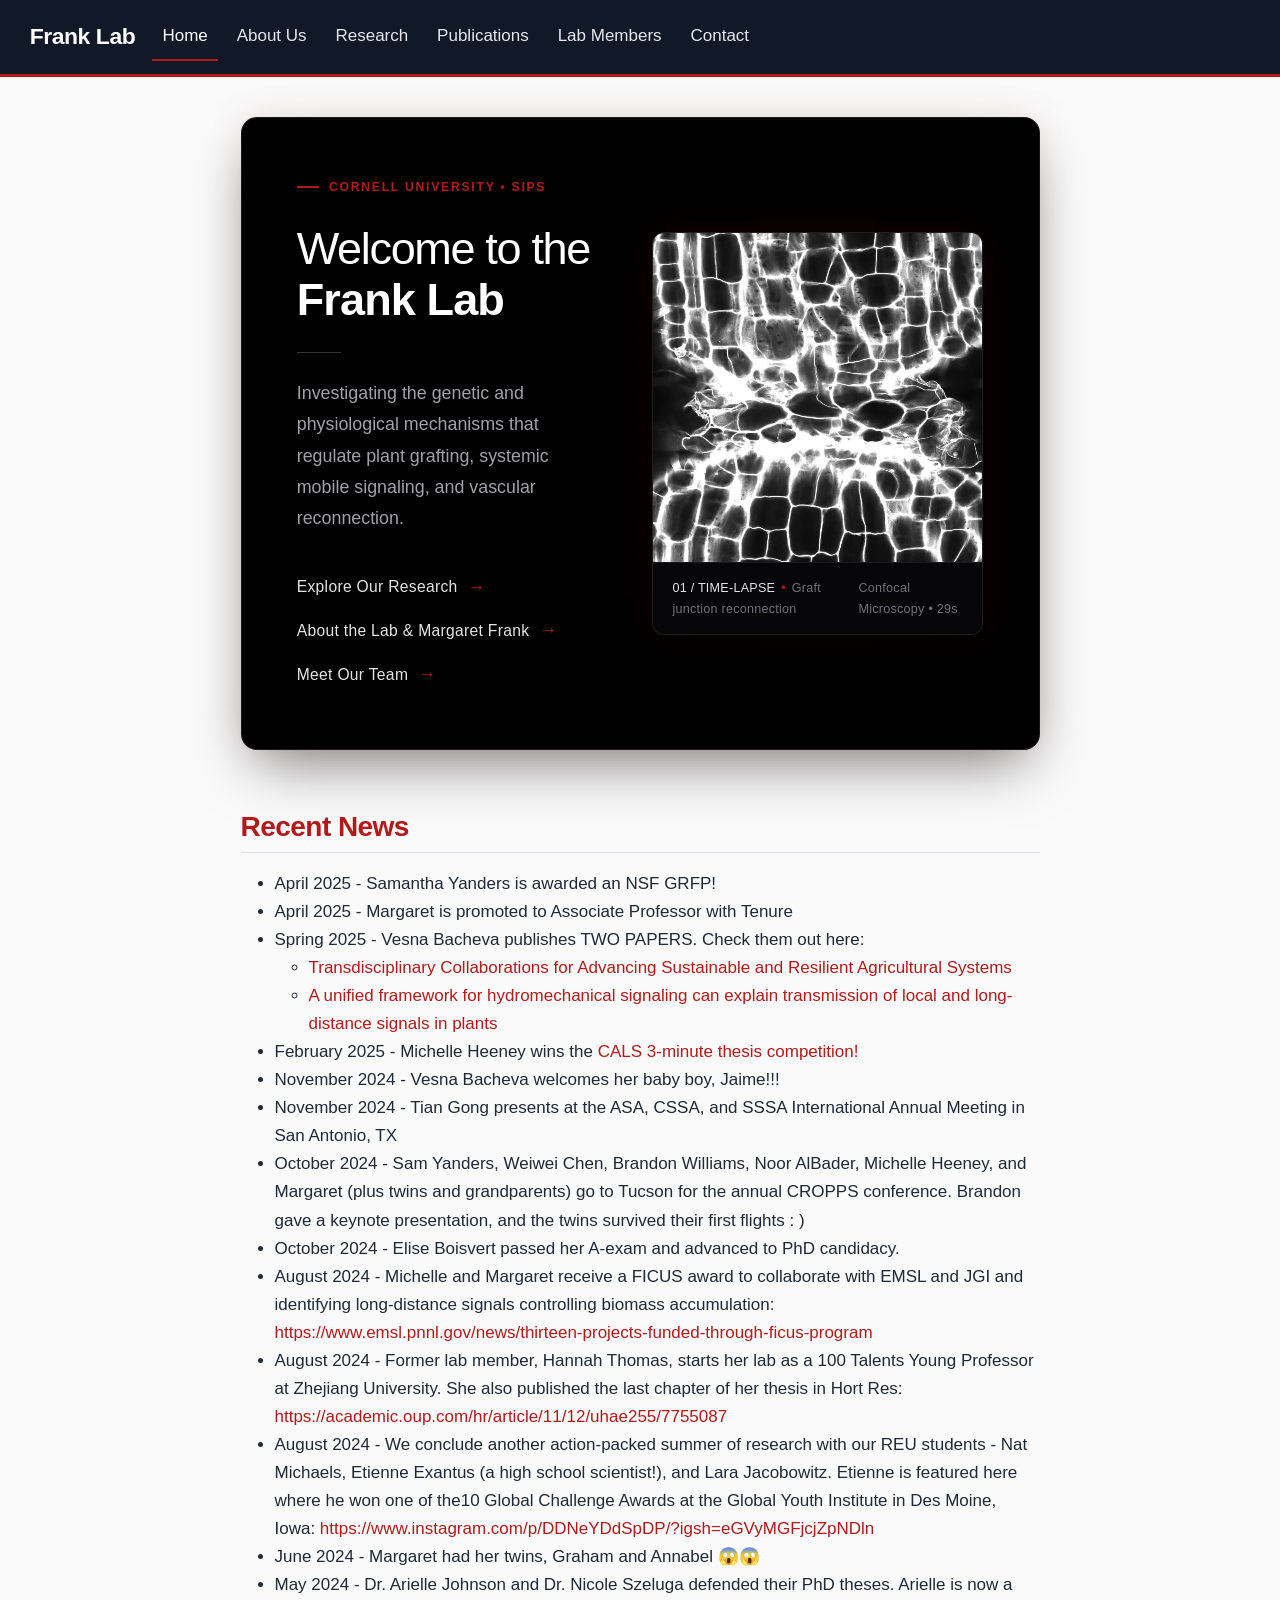
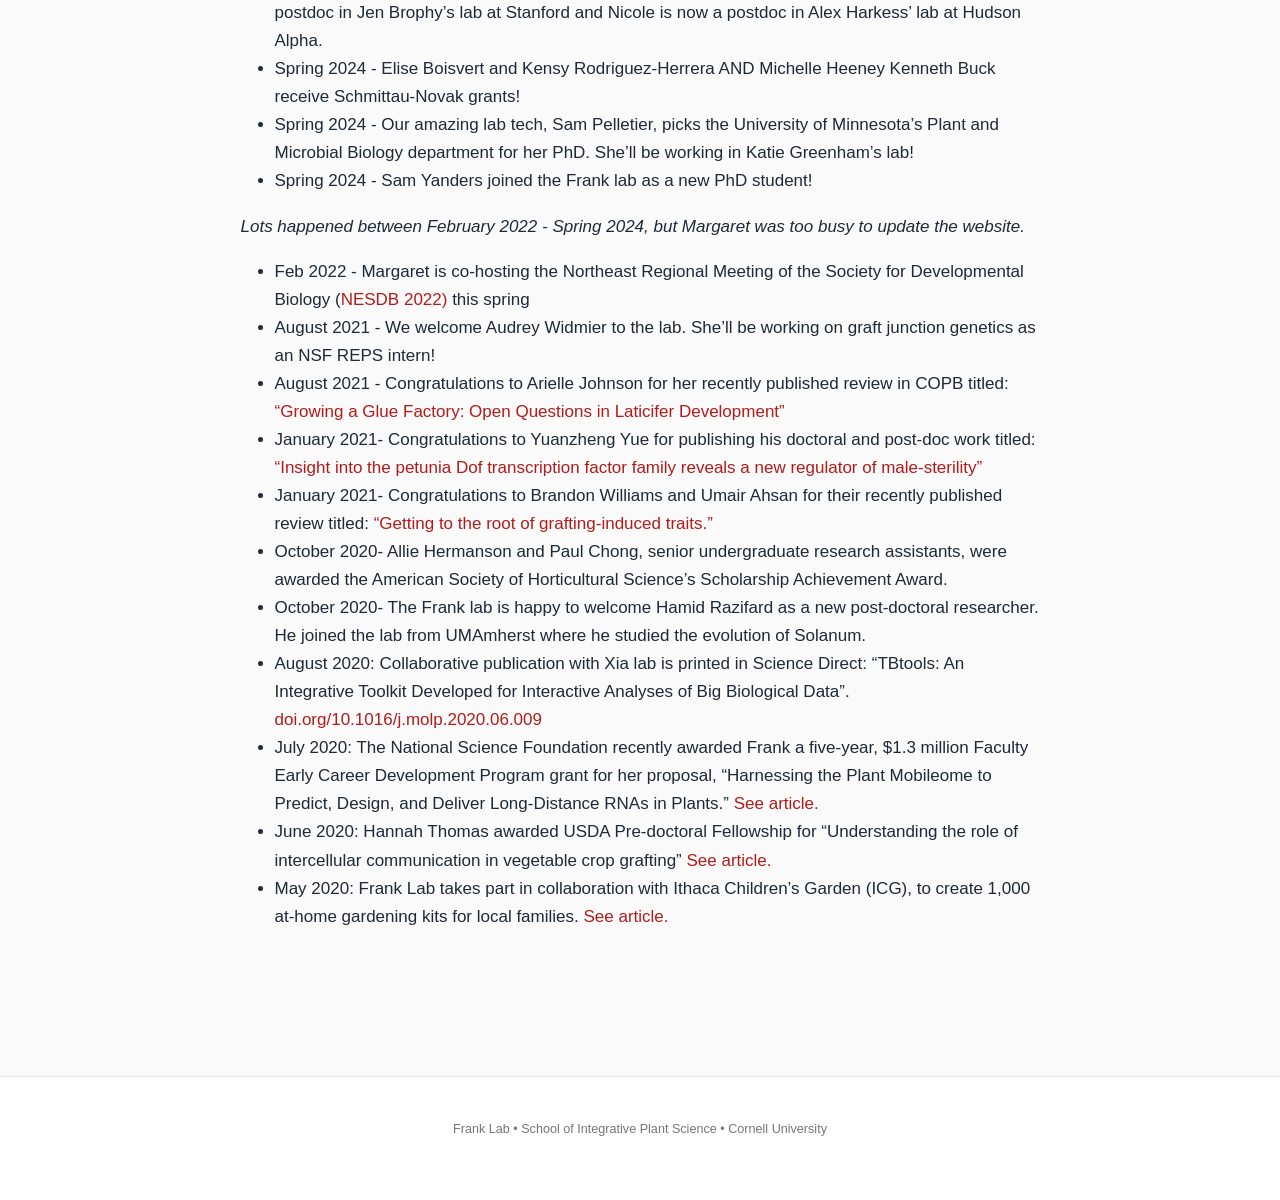
<file: docs/index.html>
<!DOCTYPE html>
<html xmlns="http://www.w3.org/1999/xhtml" lang="en" xml:lang="en"><head>

<meta charset="utf-8">
<meta name="generator" content="quarto-1.10.19">

<meta name="viewport" content="width=device-width, initial-scale=1.0, user-scalable=yes">


<title>Welcome to the Frank Lab – Frank Lab</title>
<style>
/* Default styles provided by pandoc.
** See https://pandoc.org/MANUAL.html#variables-for-html for config info.
*/
span.smallcaps{font-variant: small-caps;}
div.columns{display: flex; gap: 1.5em;}
div.column{flex: auto;}
@media screen {
div.columns{gap: min(4vw, 1.5em);}
div.column{overflow-x: auto;}
}
div.hanging-indent{margin-left: 1.5em; text-indent: -1.5em;}
ul.task-list{list-style: none;}
ul.task-list li input[type="checkbox"] {
  width: 0.8em;
  margin: 0 0.8em 0.2em -1em; /* quarto-specific, see https://github.com/quarto-dev/quarto-cli/issues/4556 */ 
  vertical-align: middle;
}
</style>


<script src="site_libs/quarto-nav/quarto-nav.js"></script>
<script src="site_libs/quarto-nav/headroom.min.js"></script>
<script src="site_libs/clipboard/clipboard.min.js"></script>
<script src="site_libs/quarto-search/autocomplete.umd.js"></script>
<script src="site_libs/quarto-search/fuse.min.js"></script>
<script src="site_libs/quarto-search/quarto-search.js"></script>
<meta name="quarto:offset" content="./">
<script src="site_libs/quarto-html/quarto.js" type="module"></script>
<script src="site_libs/quarto-html/tabsets/tabsets.js" type="module"></script>
<script src="site_libs/quarto-html/popper.min.js"></script>
<script src="site_libs/quarto-html/tippy.umd.min.js"></script>
<script src="site_libs/quarto-html/anchor.min.js"></script>
<link href="site_libs/quarto-html/tippy.css" rel="stylesheet">
<link href="site_libs/quarto-html/quarto-syntax-highlighting-bf27225e3a48a9273f3daa8f8e829971.css" rel="stylesheet" id="quarto-text-highlighting-styles">
<script src="site_libs/bootstrap/bootstrap.min.js"></script>
<link href="site_libs/bootstrap/bootstrap-icons.css" rel="stylesheet">
<link href="site_libs/bootstrap/bootstrap-1ffc5cb9f33503211df7f1148fb22d06.min.css" rel="stylesheet" append-hash="true" id="quarto-bootstrap" data-mode="light">
<script id="quarto-search-options" type="application/json">{
  "location": "navbar",
  "copy-button": false,
  "collapse-after": 3,
  "panel-placement": "end",
  "type": "overlay",
  "limit": 50,
  "keyboard-shortcut": [
    "f",
    "/",
    "s"
  ],
  "show-item-context": false,
  "language": {
    "search-no-results-text": "No results",
    "search-matching-documents-text": "matching documents",
    "search-copy-link-title": "Copy link to search",
    "search-hide-matches-text": "Hide additional matches",
    "search-more-match-text": "more match in this document",
    "search-more-matches-text": "more matches in this document",
    "search-clear-button-title": "Clear",
    "search-text-placeholder": "",
    "search-detached-cancel-button-title": "Cancel",
    "search-submit-button-title": "Submit",
    "search-label": "Search"
  }
}</script>


<link rel="stylesheet" href="styles.css">
</head>

<body class="nav-fixed fullcontent quarto-light">

<div id="quarto-search-results"></div>
  <header id="quarto-header" class="headroom fixed-top">
    <nav class="navbar navbar-expand-lg " data-bs-theme="dark">
      <div class="navbar-container container-fluid">
      <div class="navbar-brand-container mx-auto">
    <a class="navbar-brand" href="./index.html">
    <span class="navbar-title">Frank Lab</span>
    </a>
  </div>
          <button class="navbar-toggler" type="button" data-bs-toggle="collapse" data-bs-target="#navbarCollapse" aria-controls="navbarCollapse" role="menu" aria-expanded="false" aria-label="Toggle navigation" onclick="if (window.quartoToggleHeadroom) { window.quartoToggleHeadroom(); }">
  <span class="navbar-toggler-icon"></span>
</button>
          <div class="collapse navbar-collapse" id="navbarCollapse">
            <ul class="navbar-nav navbar-nav-scroll me-auto">
  <li class="nav-item">
    <a class="nav-link active" href="./index.html" aria-current="page"> 
<span class="menu-text">Home</span></a>
  </li>  
  <li class="nav-item">
    <a class="nav-link" href="./about.html"> 
<span class="menu-text">About Us</span></a>
  </li>  
  <li class="nav-item">
    <a class="nav-link" href="./research.html"> 
<span class="menu-text">Research</span></a>
  </li>  
  <li class="nav-item">
    <a class="nav-link" href="./publications.html"> 
<span class="menu-text">Publications</span></a>
  </li>  
  <li class="nav-item">
    <a class="nav-link" href="./people.html"> 
<span class="menu-text">Lab Members</span></a>
  </li>  
  <li class="nav-item">
    <a class="nav-link" href="./contact.html"> 
<span class="menu-text">Contact</span></a>
  </li>  
</ul>
          </div> <!-- /navcollapse -->
            <div class="quarto-navbar-tools">
</div>
      </div> <!-- /container-fluid -->
    </nav>
</header>
<!-- content -->
<div id="quarto-content" class="quarto-container page-columns page-rows-contents page-layout-article page-navbar">
<!-- sidebar -->
<!-- margin-sidebar -->
    
<!-- main -->
<main class="content" id="quarto-document-content"><header id="title-block-header" class="quarto-title-block"><h1 class="title display-7">Welcome to the Frank Lab</h1></header>

<header id="title-block-header">


</header>


<div class="zen-hero">
  <div class="zen-info">
    <div class="zen-tag">Cornell University • SIPS</div>
    <h1 class="zen-title">
      <span class="zen-title-light">Welcome to the</span>
      <span class="zen-title-bold">Frank Lab</span>
    </h1>
    <div class="zen-divider"></div>
    <p class="zen-desc">Investigating the genetic and physiological mechanisms that regulate plant grafting, systemic mobile signaling, and vascular reconnection.</p>
    
    <div class="zen-nav">
      <a href="research.html" class="zen-action">Explore Our Research <span class="zen-arrow">→</span></a>
      <a href="about.html" class="zen-action">About the Lab &amp; Margaret Frank <span class="zen-arrow">→</span></a>
      <a href="people.html" class="zen-action">Meet Our Team <span class="zen-arrow">→</span></a>
    </div>
  </div>
  
  <div class="zen-media">
    <div class="zen-video-card">
      <video autoplay="" muted="" loop="" playsinline="" poster="videos/frank-lab-welcome-poster.jpg">
        <source src="videos/frank-lab-welcome.webm" type="video/webm">
        <source src="videos/frank-lab-welcome.mp4" type="video/mp4">
        Your browser does not support HTML5 video.
      </video>
      <div class="zen-caption">
        <div><span class="zen-caption-tag">01 / TIME-LAPSE</span><span class="zen-caption-dot">•</span>Graft junction reconnection</div>
        <div>Confocal Microscopy • 29s</div>
      </div>
    </div>
  </div>
</div>
<section id="recent-news" class="level2">
<h2 class="anchored" data-anchor-id="recent-news">Recent News</h2>
<ul>
<li>April 2025 - Samantha Yanders is awarded an NSF GRFP!</li>
<li>April 2025 - Margaret is promoted to Associate Professor with Tenure</li>
<li>Spring 2025 - Vesna Bacheva publishes TWO PAPERS. Check them out here:
<ul>
<li><a href="https://onlinelibrary.wiley.com/doi/10.1111/gcb.70142">Transdisciplinary Collaborations for Advancing Sustainable and Resilient Agricultural Systems</a></li>
<li><a href="https://www.pnas.org/doi/10.1073/pnas.2422692122">A unified framework for hydromechanical signaling can explain transmission of local and long-distance signals in plants</a></li>
</ul></li>
<li>February 2025 - Michelle Heeney wins the <a href="https://vod.video.cornell.edu/media/CALS%20Second%20Annual%20Three-Minute%20Thesis%20Online%20Event/1_tpmmwh4y">CALS 3-minute thesis competition!</a></li>
<li>November 2024 - Vesna Bacheva welcomes her baby boy, Jaime!!!</li>
<li>November 2024 - Tian Gong presents at the ASA, CSSA, and SSSA International Annual Meeting in San Antonio, TX</li>
<li>October 2024 - Sam Yanders, Weiwei Chen, Brandon Williams, Noor AlBader, Michelle Heeney, and Margaret (plus twins and grandparents) go to Tucson for the annual CROPPS conference. Brandon gave a keynote presentation, and the twins survived their first flights : )</li>
<li>October 2024 - Elise Boisvert passed her A-exam and advanced to PhD candidacy.</li>
<li>August 2024 - Michelle and Margaret receive a FICUS award to collaborate with EMSL and JGI and identifying long-distance signals controlling biomass accumulation: <a href="https://www.emsl.pnnl.gov/news/thirteen-projects-funded-through-ficus-program">https://www.emsl.pnnl.gov/news/thirteen-projects-funded-through-ficus-program</a></li>
<li>August 2024 - Former lab member, Hannah Thomas, starts her lab as a 100 Talents Young Professor at Zhejiang University. She also published the last chapter of her thesis in Hort Res: <a href="https://academic.oup.com/hr/article/11/12/uhae255/7755087">https://academic.oup.com/hr/article/11/12/uhae255/7755087</a></li>
<li>August 2024 - We conclude another action-packed summer of research with our REU students - Nat Michaels, Etienne Exantus (a high school scientist!), and Lara Jacobowitz. Etienne is featured here where he won one of the10 Global Challenge Awards at the Global Youth Institute in Des Moine, Iowa: <a href="https://www.instagram.com/p/DDNeYDdSpDP/?igsh=eGVyMGFjcjZpNDln">https://www.instagram.com/p/DDNeYDdSpDP/?igsh=eGVyMGFjcjZpNDln</a></li>
<li>June 2024 - Margaret had her twins, Graham and Annabel 😱😱</li>
<li>May 2024 - Dr.&nbsp;Arielle Johnson and Dr.&nbsp;Nicole Szeluga defended their PhD theses. Arielle is now a postdoc in Jen Brophy’s lab at Stanford and Nicole is now a postdoc in Alex Harkess’ lab at Hudson Alpha.</li>
<li>Spring 2024 - Elise Boisvert and Kensy Rodriguez-Herrera AND Michelle Heeney Kenneth Buck receive Schmittau-Novak grants!</li>
<li>Spring 2024 - Our amazing lab tech, Sam Pelletier, picks the University of Minnesota’s Plant and Microbial Biology department for her PhD. She’ll be working in Katie Greenham’s lab!</li>
<li>Spring 2024 - Sam Yanders joined the Frank lab as a new PhD student!</li>
</ul>
<p><em>Lots happened between February 2022 - Spring 2024, but Margaret was too busy to update the website.</em></p>
<ul>
<li>Feb 2022 - Margaret is co-hosting the Northeast Regional Meeting of the Society for Developmental Biology (<a href="https://sites.google.com/view/nesdb--2022/home?authuser=0">NESDB 2022)</a> this spring</li>
<li>August 2021 - We welcome Audrey Widmier to the lab. She’ll be working on graft junction genetics as an NSF REPS intern!</li>
<li>August 2021 - Congratulations to Arielle Johnson for her recently published review in COPB titled: <a href="https://www.sciencedirect.com/science/article/abs/pii/S1369526621000960">“Growing a Glue Factory: Open Questions in Laticifer Development”</a></li>
<li>January 2021- Congratulations to Yuanzheng Yue for publishing his doctoral and post-doc work titled: <a href="https://www.sciencedirect.com/science/article/pii/S0926669020311134">“Insight into the petunia Dof transcription factor family reveals a new regulator of male-sterility”</a></li>
<li>January 2021- Congratulations to Brandon Williams and Umair Ahsan for their recently published review titled: <a href="https://www.sciencedirect.com/science/article/abs/pii/S1369526620301461">“Getting to the root of grafting-induced traits.”</a></li>
<li>October 2020- Allie Hermanson and Paul Chong, senior undergraduate research assistants, were awarded the American Society of Horticultural Science’s Scholarship Achievement Award.</li>
<li>October 2020- The Frank lab is happy to welcome Hamid Razifard as a new post-doctoral researcher. He joined the lab from UMAmherst where he studied the evolution of Solanum.</li>
<li>August 2020: Collaborative publication with Xia lab is printed in Science Direct: “TBtools: An Integrative Toolkit Developed for Interactive Analyses of Big Biological Data”. <a href="https://doi.org/10.1016/j.molp.2020.06.009">doi.org/10.1016/j.molp.2020.06.009</a></li>
<li>July 2020: The National Science Foundation recently awarded Frank a five-year, $1.3 million Faculty Early Career Development Program grant for her proposal, “Harnessing the Plant Mobileome to Predict, Design, and Deliver Long-Distance RNAs in Plants.” <a href="https://news.cornell.edu/stories/2020/07/plant-communication-project-gets-13m-grant-nsf">See article.</a></li>
<li>June 2020: Hannah Thomas awarded USDA Pre-doctoral Fellowship for “Understanding the role of intercellular communication in vegetable crop grafting” <a href="https://blogs.cornell.edu/sips/2020/06/09/nihranz-and-ayer-awarded-usda-nifa-fellowships/">See article.</a></li>
<li>May 2020: Frank Lab takes part in collaboration with Ithaca Children’s Garden (ICG), to create 1,000 at-home gardening kits for local families. <a href="https://news.cornell.edu/stories/2020/05/cornell-biologists-grow-donate-plant-kits-local-families">See article.</a></li>
</ul>


</section>

</main> <!-- /main -->
<script id="quarto-html-after-body" type="application/javascript">
  window.document.addEventListener("DOMContentLoaded", function (event) {
    const icon = "";
    const anchorJS = new window.AnchorJS();
    anchorJS.options = {
      placement: 'right',
      icon: icon
    };
    anchorJS.add('.anchored');
    const isCodeAnnotation = (el) => {
      for (const clz of el.classList) {
        if (clz.startsWith('code-annotation-')) {                     
          return true;
        }
      }
      return false;
    }
    const onCopySuccess = function(e) {
      // button target
      const button = e.trigger;
      // don't keep focus
      button.blur();
      // flash "checked"
      button.classList.add('code-copy-button-checked');
      var currentTitle = button.getAttribute("title");
      button.setAttribute("title", "Copied!");
      let tooltip;
      if (window.bootstrap) {
        button.setAttribute("data-bs-toggle", "tooltip");
        button.setAttribute("data-bs-placement", "left");
        button.setAttribute("data-bs-title", "Copied!");
        tooltip = new bootstrap.Tooltip(button, 
          { trigger: "manual", 
            customClass: "code-copy-button-tooltip",
            offset: [0, -8]});
        tooltip.show();    
      }
      setTimeout(function() {
        if (tooltip) {
          tooltip.hide();
          button.removeAttribute("data-bs-title");
          button.removeAttribute("data-bs-toggle");
          button.removeAttribute("data-bs-placement");
        }
        button.setAttribute("title", currentTitle);
        button.classList.remove('code-copy-button-checked');
      }, 1000);
      // clear code selection
      e.clearSelection();
    }
    const getTextToCopy = function(trigger) {
      const outerScaffold = trigger.parentElement.cloneNode(true);
      const codeEl = outerScaffold.querySelector('code');
      for (const childEl of codeEl.children) {
        if (isCodeAnnotation(childEl)) {
          childEl.remove();
        }
      }
      return codeEl.innerText;
    }
    const clipboard = new window.ClipboardJS('.code-copy-button:not([data-in-quarto-modal])', {
      text: getTextToCopy
    });
    clipboard.on('success', onCopySuccess);
    if (window.document.getElementById('quarto-embedded-source-code-modal')) {
      const clipboardModal = new window.ClipboardJS('.code-copy-button[data-in-quarto-modal]', {
        text: getTextToCopy,
        container: window.document.getElementById('quarto-embedded-source-code-modal')
      });
      clipboardModal.on('success', onCopySuccess);
    }
      var localhostRegex = new RegExp(/^(?:http|https):\/\/localhost\:?[0-9]*\//);
      var mailtoRegex = new RegExp(/^mailto:/);
        var filterRegex = new RegExp('/' + window.location.host + '/');
      var isInternal = (href) => {
          return filterRegex.test(href) || localhostRegex.test(href) || mailtoRegex.test(href);
      }
      // Inspect non-navigation links and adorn them if external
     var links = window.document.querySelectorAll('a[href]:not(.nav-link):not(.navbar-brand):not(.toc-action):not(.sidebar-link):not(.sidebar-item-toggle):not(.pagination-link):not(.no-external):not([aria-hidden]):not(.dropdown-item):not(.quarto-navigation-tool):not(.about-link)');
      for (var i=0; i<links.length; i++) {
        const link = links[i];
        if (!isInternal(link.href)) {
          // undo the damage that might have been done by quarto-nav.js in the case of
          // links that we want to consider external
          if (link.dataset.originalHref !== undefined) {
            link.href = link.dataset.originalHref;
          }
        }
      }
    function tippyHover(el, contentFn, onTriggerFn, onUntriggerFn) {
      const config = {
        allowHTML: true,
        maxWidth: 500,
        delay: 100,
        arrow: false,
        appendTo: function(el) {
            return el.parentElement;
        },
        interactive: true,
        interactiveBorder: 10,
        theme: 'quarto',
        placement: 'bottom-start',
      };
      if (contentFn) {
        config.content = contentFn;
      }
      if (onTriggerFn) {
        config.onTrigger = onTriggerFn;
      }
      if (onUntriggerFn) {
        config.onUntrigger = onUntriggerFn;
      }
      window.tippy(el, config); 
    }
    const noterefs = window.document.querySelectorAll('a[role="doc-noteref"]');
    for (var i=0; i<noterefs.length; i++) {
      const ref = noterefs[i];
      tippyHover(ref, function() {
        // use id or data attribute instead here
        let href = ref.getAttribute('data-footnote-href') || ref.getAttribute('href');
        try { href = new URL(href).hash; } catch {}
        const id = href.replace(/^#\/?/, "");
        const note = window.document.getElementById(id);
        if (note) {
          return note.innerHTML;
        } else {
          return "";
        }
      });
    }
    const xrefs = window.document.querySelectorAll('a.quarto-xref');
    const processXRef = (id, note) => {
      // Strip column container classes
      const stripColumnClz = (el) => {
        el.classList.remove("page-full", "page-columns");
        if (el.children) {
          for (const child of el.children) {
            stripColumnClz(child);
          }
        }
      }
      stripColumnClz(note)
      if (id === null || id.startsWith('sec-')) {
        // Special case sections, only their first couple elements
        const container = document.createElement("div");
        if (note.children && note.children.length > 2) {
          container.appendChild(note.children[0].cloneNode(true));
          for (let i = 1; i < note.children.length; i++) {
            const child = note.children[i];
            if (child.tagName === "P" && child.innerText === "") {
              continue;
            } else {
              container.appendChild(child.cloneNode(true));
              break;
            }
          }
          if (window.Quarto?.typesetMath) {
            window.Quarto.typesetMath(container);
          }
          return container.innerHTML
        } else {
          if (window.Quarto?.typesetMath) {
            window.Quarto.typesetMath(note);
          }
          return note.innerHTML;
        }
      } else {
        // Remove any anchor links if they are present
        const anchorLink = note.querySelector('a.anchorjs-link');
        if (anchorLink) {
          anchorLink.remove();
        }
        if (window.Quarto?.typesetMath) {
          window.Quarto.typesetMath(note);
        }
        if (note.classList.contains("callout")) {
          return note.outerHTML;
        } else {
          return note.innerHTML;
        }
      }
    }
    for (var i=0; i<xrefs.length; i++) {
      const xref = xrefs[i];
      tippyHover(xref, undefined, function(instance) {
        instance.disable();
        let url = xref.getAttribute('href');
        let hash = undefined; 
        if (url.startsWith('#')) {
          hash = url;
        } else {
          try { hash = new URL(url).hash; } catch {}
        }
        if (hash) {
          const id = hash.replace(/^#\/?/, "");
          const note = window.document.getElementById(id);
          if (note !== null) {
            try {
              const html = processXRef(id, note.cloneNode(true));
              instance.setContent(html);
            } finally {
              instance.enable();
              instance.show();
            }
          } else {
            // See if we can fetch this
            fetch(url.split('#')[0])
            .then(res => res.text())
            .then(html => {
              const parser = new DOMParser();
              const htmlDoc = parser.parseFromString(html, "text/html");
              const note = htmlDoc.getElementById(id);
              if (note !== null) {
                const html = processXRef(id, note);
                instance.setContent(html);
              } 
            }).finally(() => {
              instance.enable();
              instance.show();
            });
          }
        } else {
          // See if we can fetch a full url (with no hash to target)
          // This is a special case and we should probably do some content thinning / targeting
          fetch(url)
          .then(res => res.text())
          .then(html => {
            const parser = new DOMParser();
            const htmlDoc = parser.parseFromString(html, "text/html");
            const note = htmlDoc.querySelector('main.content');
            if (note !== null) {
              // This should only happen for chapter cross references
              // (since there is no id in the URL)
              // remove the first header
              if (note.children.length > 0 && note.children[0].tagName === "HEADER") {
                note.children[0].remove();
              }
              const html = processXRef(null, note);
              instance.setContent(html);
            } 
          }).finally(() => {
            instance.enable();
            instance.show();
          });
        }
      }, function(instance) {
      });
    }
        let selectedAnnoteEl;
        const selectorForAnnotation = ( cell, annotation) => {
          let cellAttr = 'data-code-cell="' + cell + '"';
          let lineAttr = 'data-code-annotation="' +  annotation + '"';
          const selector = 'span[' + cellAttr + '][' + lineAttr + ']';
          return selector;
        }
        const selectCodeLines = (annoteEl) => {
          const doc = window.document;
          const targetCell = annoteEl.getAttribute("data-target-cell");
          const targetAnnotation = annoteEl.getAttribute("data-target-annotation");
          const annoteSpan = window.document.querySelector(selectorForAnnotation(targetCell, targetAnnotation));
          const lines = annoteSpan.getAttribute("data-code-lines").split(",");
          const lineIds = lines.map((line) => {
            return targetCell + "-" + line;
          })
          let top = null;
          let height = null;
          let parent = null;
          if (lineIds.length > 0) {
              //compute the position of the single el (top and bottom and make a div)
              const el = window.document.getElementById(lineIds[0]);
              top = el.offsetTop;
              height = el.offsetHeight;
              parent = el.parentElement.parentElement;
            if (lineIds.length > 1) {
              const lastEl = window.document.getElementById(lineIds[lineIds.length - 1]);
              const bottom = lastEl.offsetTop + lastEl.offsetHeight;
              height = bottom - top;
            }
            if (top !== null && height !== null && parent !== null) {
              // cook up a div (if necessary) and position it 
              let div = window.document.getElementById("code-annotation-line-highlight");
              if (div === null) {
                div = window.document.createElement("div");
                div.setAttribute("id", "code-annotation-line-highlight");
                div.style.position = 'absolute';
                parent.appendChild(div);
              }
              div.style.top = top - 2 + "px";
              div.style.height = height + 4 + "px";
              div.style.left = 0;
              let gutterDiv = window.document.getElementById("code-annotation-line-highlight-gutter");
              if (gutterDiv === null) {
                gutterDiv = window.document.createElement("div");
                gutterDiv.setAttribute("id", "code-annotation-line-highlight-gutter");
                gutterDiv.style.position = 'absolute';
                const codeCell = window.document.getElementById(targetCell);
                const gutter = codeCell.querySelector('.code-annotation-gutter');
                gutter.appendChild(gutterDiv);
              }
              gutterDiv.style.top = top - 2 + "px";
              gutterDiv.style.height = height + 4 + "px";
            }
            selectedAnnoteEl = annoteEl;
          }
        };
        const unselectCodeLines = () => {
          const elementsIds = ["code-annotation-line-highlight", "code-annotation-line-highlight-gutter"];
          elementsIds.forEach((elId) => {
            const div = window.document.getElementById(elId);
            if (div) {
              div.remove();
            }
          });
          selectedAnnoteEl = undefined;
        };
          // Handle positioning of the toggle
      window.addEventListener(
        "resize",
        throttle(() => {
          elRect = undefined;
          if (selectedAnnoteEl) {
            selectCodeLines(selectedAnnoteEl);
          }
        }, 10)
      );
      function throttle(fn, ms) {
      let throttle = false;
      let timer;
        return (...args) => {
          if(!throttle) { // first call gets through
              fn.apply(this, args);
              throttle = true;
          } else { // all the others get throttled
              if(timer) clearTimeout(timer); // cancel #2
              timer = setTimeout(() => {
                fn.apply(this, args);
                timer = throttle = false;
              }, ms);
          }
        };
      }
        // Attach click handler to the DT
        const annoteDls = window.document.querySelectorAll('dt[data-target-cell]');
        for (const annoteDlNode of annoteDls) {
          annoteDlNode.addEventListener('click', (event) => {
            const clickedEl = event.target;
            if (clickedEl !== selectedAnnoteEl) {
              unselectCodeLines();
              const activeEl = window.document.querySelector('dt[data-target-cell].code-annotation-active');
              if (activeEl) {
                activeEl.classList.remove('code-annotation-active');
              }
              selectCodeLines(clickedEl);
              clickedEl.classList.add('code-annotation-active');
            } else {
              // Unselect the line
              unselectCodeLines();
              clickedEl.classList.remove('code-annotation-active');
            }
          });
        }
    const findCites = (el) => {
      const parentEl = el.parentElement;
      if (parentEl) {
        const cites = parentEl.dataset.cites;
        if (cites) {
          return {
            el,
            cites: cites.split(' ')
          };
        } else {
          return findCites(el.parentElement)
        }
      } else {
        return undefined;
      }
    };
    var bibliorefs = window.document.querySelectorAll('a[role="doc-biblioref"]');
    for (var i=0; i<bibliorefs.length; i++) {
      const ref = bibliorefs[i];
      const citeInfo = findCites(ref);
      if (citeInfo) {
        tippyHover(citeInfo.el, function() {
          var popup = window.document.createElement('div');
          citeInfo.cites.forEach(function(cite) {
            var citeDiv = window.document.createElement('div');
            citeDiv.classList.add('hanging-indent');
            citeDiv.classList.add('csl-entry');
            var biblioDiv = window.document.getElementById('ref-' + cite);
            if (biblioDiv) {
              citeDiv.innerHTML = biblioDiv.innerHTML;
            }
            popup.appendChild(citeDiv);
          });
          return popup.innerHTML;
        });
      }
    }
  });
  </script>
</div> <!-- /content -->
<footer class="footer">
  <div class="nav-footer">
    <div class="nav-footer-left">
      &nbsp;
    </div>   
    <div class="nav-footer-center">
<p>Frank Lab • School of Integrative Plant Science • Cornell University</p>
</div>
    <div class="nav-footer-right">
      &nbsp;
    </div>
  </div>
</footer>




</body></html>
</file>
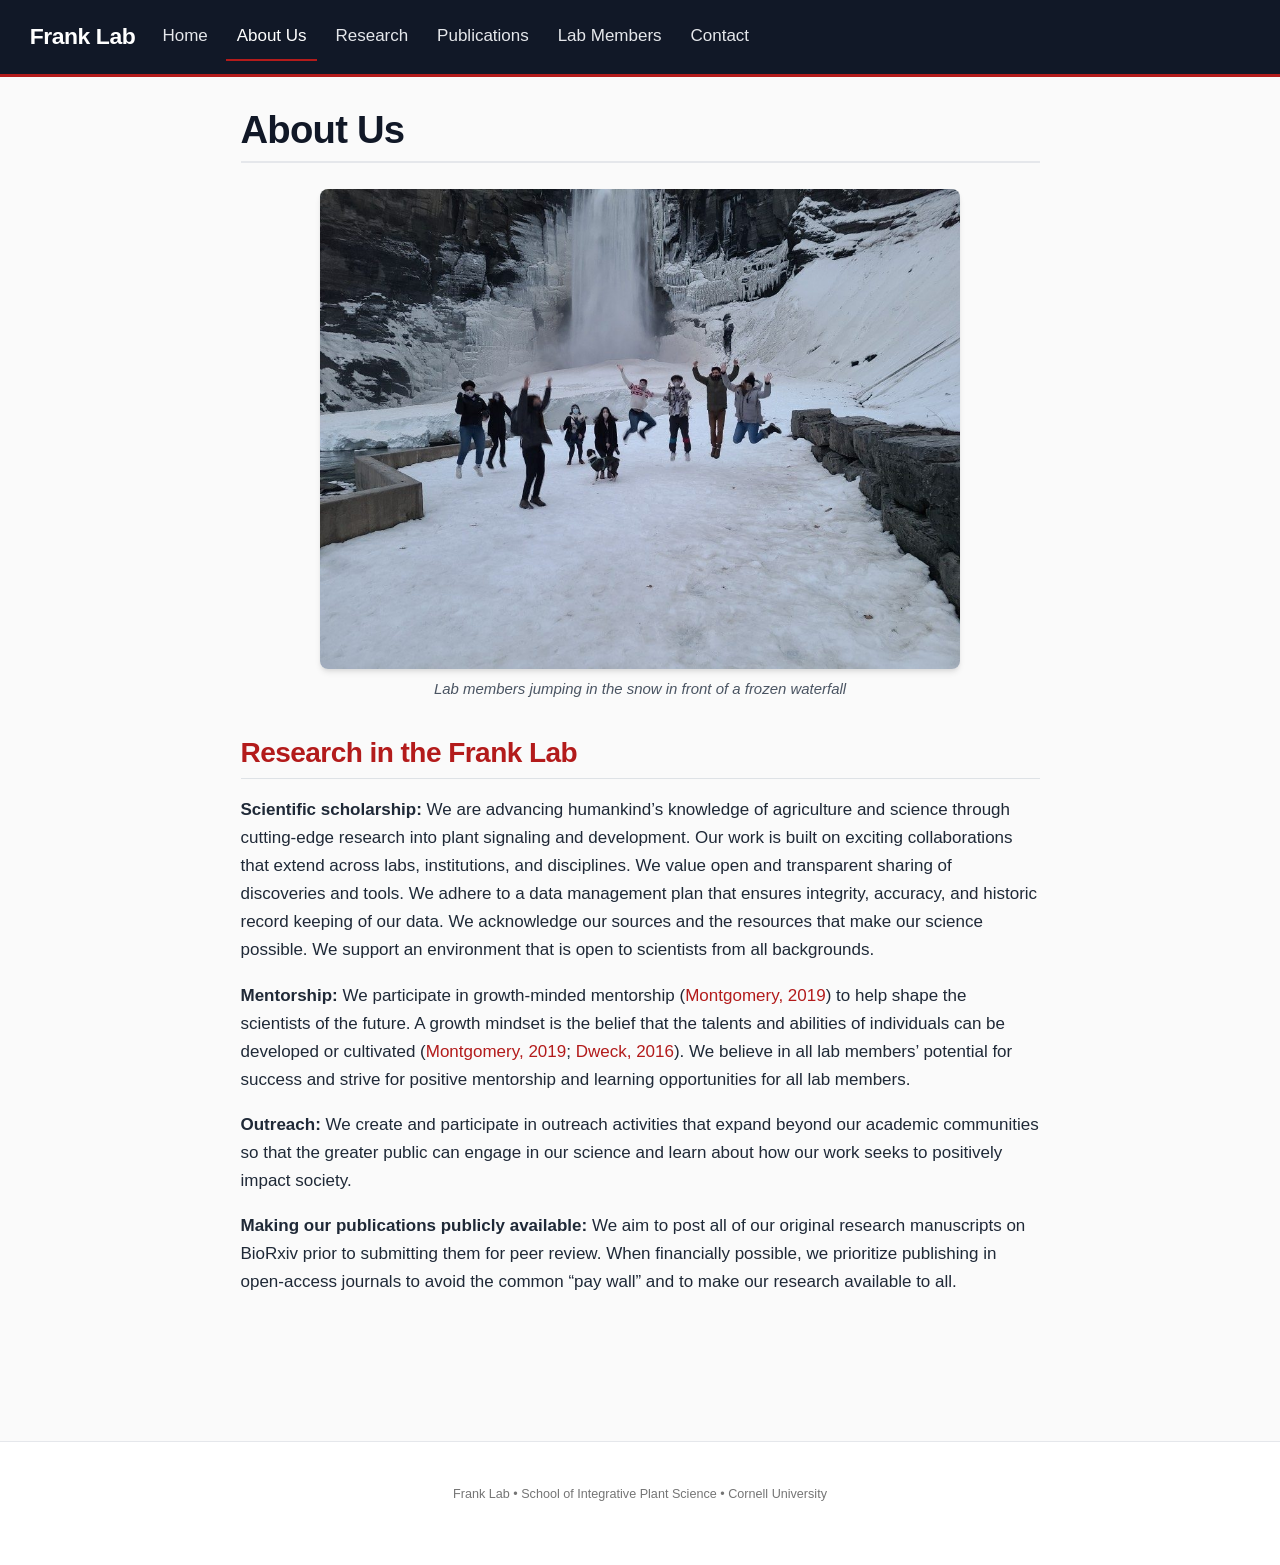
<file: docs/about.html>
<!DOCTYPE html>
<html xmlns="http://www.w3.org/1999/xhtml" lang="en" xml:lang="en"><head>

<meta charset="utf-8">
<meta name="generator" content="quarto-1.10.19">

<meta name="viewport" content="width=device-width, initial-scale=1.0, user-scalable=yes">


<title>About Us – Frank Lab</title>
<style>
/* Default styles provided by pandoc.
** See https://pandoc.org/MANUAL.html#variables-for-html for config info.
*/
span.smallcaps{font-variant: small-caps;}
div.columns{display: flex; gap: 1.5em;}
div.column{flex: auto;}
@media screen {
div.columns{gap: min(4vw, 1.5em);}
div.column{overflow-x: auto;}
}
div.hanging-indent{margin-left: 1.5em; text-indent: -1.5em;}
ul.task-list{list-style: none;}
ul.task-list li input[type="checkbox"] {
  width: 0.8em;
  margin: 0 0.8em 0.2em -1em; /* quarto-specific, see https://github.com/quarto-dev/quarto-cli/issues/4556 */ 
  vertical-align: middle;
}
</style>


<script src="site_libs/quarto-nav/quarto-nav.js"></script>
<script src="site_libs/quarto-nav/headroom.min.js"></script>
<script src="site_libs/clipboard/clipboard.min.js"></script>
<script src="site_libs/quarto-search/autocomplete.umd.js"></script>
<script src="site_libs/quarto-search/fuse.min.js"></script>
<script src="site_libs/quarto-search/quarto-search.js"></script>
<meta name="quarto:offset" content="./">
<script src="site_libs/quarto-html/quarto.js" type="module"></script>
<script src="site_libs/quarto-html/tabsets/tabsets.js" type="module"></script>
<script src="site_libs/quarto-html/popper.min.js"></script>
<script src="site_libs/quarto-html/tippy.umd.min.js"></script>
<script src="site_libs/quarto-html/anchor.min.js"></script>
<link href="site_libs/quarto-html/tippy.css" rel="stylesheet">
<link href="site_libs/quarto-html/quarto-syntax-highlighting-bf27225e3a48a9273f3daa8f8e829971.css" rel="stylesheet" id="quarto-text-highlighting-styles">
<script src="site_libs/bootstrap/bootstrap.min.js"></script>
<link href="site_libs/bootstrap/bootstrap-icons.css" rel="stylesheet">
<link href="site_libs/bootstrap/bootstrap-6191c8c4c757b97205a8995aa6c30869.min.css" rel="stylesheet" append-hash="true" id="quarto-bootstrap" data-mode="light">
<script id="quarto-search-options" type="application/json">{
  "location": "navbar",
  "copy-button": false,
  "collapse-after": 3,
  "panel-placement": "end",
  "type": "overlay",
  "limit": 50,
  "keyboard-shortcut": [
    "f",
    "/",
    "s"
  ],
  "show-item-context": false,
  "language": {
    "search-no-results-text": "No results",
    "search-matching-documents-text": "matching documents",
    "search-copy-link-title": "Copy link to search",
    "search-hide-matches-text": "Hide additional matches",
    "search-more-match-text": "more match in this document",
    "search-more-matches-text": "more matches in this document",
    "search-clear-button-title": "Clear",
    "search-text-placeholder": "",
    "search-detached-cancel-button-title": "Cancel",
    "search-submit-button-title": "Submit",
    "search-label": "Search"
  }
}</script>


<link rel="stylesheet" href="styles.css">
</head>

<body class="nav-fixed fullcontent quarto-light">

<div id="quarto-search-results"></div>
  <header id="quarto-header" class="headroom fixed-top">
    <nav class="navbar navbar-expand-lg " data-bs-theme="dark">
      <div class="navbar-container container-fluid">
      <div class="navbar-brand-container mx-auto">
    <a class="navbar-brand" href="./index.html">
    <span class="navbar-title">Frank Lab</span>
    </a>
  </div>
          <button class="navbar-toggler" type="button" data-bs-toggle="collapse" data-bs-target="#navbarCollapse" aria-controls="navbarCollapse" role="menu" aria-expanded="false" aria-label="Toggle navigation" onclick="if (window.quartoToggleHeadroom) { window.quartoToggleHeadroom(); }">
  <span class="navbar-toggler-icon"></span>
</button>
          <div class="collapse navbar-collapse" id="navbarCollapse">
            <ul class="navbar-nav navbar-nav-scroll me-auto">
  <li class="nav-item">
    <a class="nav-link" href="./index.html"> 
<span class="menu-text">Home</span></a>
  </li>  
  <li class="nav-item">
    <a class="nav-link active" href="./about.html" aria-current="page"> 
<span class="menu-text">About Us</span></a>
  </li>  
  <li class="nav-item">
    <a class="nav-link" href="./research.html"> 
<span class="menu-text">Research</span></a>
  </li>  
  <li class="nav-item">
    <a class="nav-link" href="./publications.html"> 
<span class="menu-text">Publications</span></a>
  </li>  
  <li class="nav-item">
    <a class="nav-link" href="./people.html"> 
<span class="menu-text">Lab Members</span></a>
  </li>  
  <li class="nav-item">
    <a class="nav-link" href="./contact.html"> 
<span class="menu-text">Contact</span></a>
  </li>  
</ul>
          </div> <!-- /navcollapse -->
            <div class="quarto-navbar-tools">
</div>
      </div> <!-- /container-fluid -->
    </nav>
</header>
<!-- content -->
<div id="quarto-content" class="quarto-container page-columns page-rows-contents page-layout-article page-navbar">
<!-- sidebar -->
<!-- margin-sidebar -->
    
<!-- main -->
<main class="content" id="quarto-document-content">

<header id="title-block-header" class="quarto-title-block default">
<div class="quarto-title">
<h1 class="title">About Us</h1>
</div>



<div class="quarto-title-meta">

    
  
    
  </div>
  


</header>


<div class="quarto-figure quarto-figure-center">
<figure class="figure">
<p><img src="images/about/about-lab.jpg" class="img-fluid figure-img"></p>
<figcaption>Lab members jumping in the snow in front of a frozen waterfall</figcaption>
</figure>
</div>
<section id="research-in-the-frank-lab" class="level2">
<h2 class="anchored" data-anchor-id="research-in-the-frank-lab">Research in the Frank Lab</h2>
<p><strong>Scientific scholarship:</strong> We are advancing humankind’s knowledge of agriculture and science through cutting-edge research into plant signaling and development. Our work is built on exciting collaborations that extend across labs, institutions, and disciplines. We value open and transparent sharing of discoveries and tools. We adhere to a data management plan that ensures integrity, accuracy, and historic record keeping of our data. We acknowledge our sources and the resources that make our science possible. We support an environment that is open to scientists from all backgrounds.</p>
<p><strong>Mentorship:</strong> We participate in growth-minded mentorship (<a href="https://projects.kora.matrix.msu.edu/files/6-15-173284/MontgomeryBeronda.FromDeficitstoPossibilitiesPPJ1.1Spring2018.pdf">Montgomery, 2019</a>) to help shape the scientists of the future. A growth mindset is the belief that the talents and abilities of individuals can be developed or cultivated (<a href="https://projects.kora.matrix.msu.edu/files/6-15-173284/MontgomeryBeronda.FromDeficitstoPossibilitiesPPJ1.1Spring2018.pdf">Montgomery, 2019</a>; <a href="https://hbr.org/2016/01/what-having-a-growth-mindset-actually-means">Dweck, 2016</a>). We believe in all lab members’ potential for success and strive for positive mentorship and learning opportunities for all lab members.</p>
<p><strong>Outreach:</strong> We create and participate in outreach activities that expand beyond our academic communities so that the greater public can engage in our science and learn about how our work seeks to positively impact society.</p>
<p><strong>Making our publications publicly available:</strong> We aim to post all of our original research manuscripts on BioRxiv prior to submitting them for peer review. When financially possible, we prioritize publishing in open-access journals to avoid the common “pay wall” and to make our research available to all.</p>


</section>

</main> <!-- /main -->
<script id="quarto-html-after-body" type="application/javascript">
  window.document.addEventListener("DOMContentLoaded", function (event) {
    const icon = "";
    const anchorJS = new window.AnchorJS();
    anchorJS.options = {
      placement: 'right',
      icon: icon
    };
    anchorJS.add('.anchored');
    const isCodeAnnotation = (el) => {
      for (const clz of el.classList) {
        if (clz.startsWith('code-annotation-')) {                     
          return true;
        }
      }
      return false;
    }
    const onCopySuccess = function(e) {
      // button target
      const button = e.trigger;
      // don't keep focus
      button.blur();
      // flash "checked"
      button.classList.add('code-copy-button-checked');
      var currentTitle = button.getAttribute("title");
      button.setAttribute("title", "Copied!");
      let tooltip;
      if (window.bootstrap) {
        button.setAttribute("data-bs-toggle", "tooltip");
        button.setAttribute("data-bs-placement", "left");
        button.setAttribute("data-bs-title", "Copied!");
        tooltip = new bootstrap.Tooltip(button, 
          { trigger: "manual", 
            customClass: "code-copy-button-tooltip",
            offset: [0, -8]});
        tooltip.show();    
      }
      setTimeout(function() {
        if (tooltip) {
          tooltip.hide();
          button.removeAttribute("data-bs-title");
          button.removeAttribute("data-bs-toggle");
          button.removeAttribute("data-bs-placement");
        }
        button.setAttribute("title", currentTitle);
        button.classList.remove('code-copy-button-checked');
      }, 1000);
      // clear code selection
      e.clearSelection();
    }
    const getTextToCopy = function(trigger) {
      const outerScaffold = trigger.parentElement.cloneNode(true);
      const codeEl = outerScaffold.querySelector('code');
      for (const childEl of codeEl.children) {
        if (isCodeAnnotation(childEl)) {
          childEl.remove();
        }
      }
      return codeEl.innerText;
    }
    const clipboard = new window.ClipboardJS('.code-copy-button:not([data-in-quarto-modal])', {
      text: getTextToCopy
    });
    clipboard.on('success', onCopySuccess);
    if (window.document.getElementById('quarto-embedded-source-code-modal')) {
      const clipboardModal = new window.ClipboardJS('.code-copy-button[data-in-quarto-modal]', {
        text: getTextToCopy,
        container: window.document.getElementById('quarto-embedded-source-code-modal')
      });
      clipboardModal.on('success', onCopySuccess);
    }
      var localhostRegex = new RegExp(/^(?:http|https):\/\/localhost\:?[0-9]*\//);
      var mailtoRegex = new RegExp(/^mailto:/);
        var filterRegex = new RegExp('/' + window.location.host + '/');
      var isInternal = (href) => {
          return filterRegex.test(href) || localhostRegex.test(href) || mailtoRegex.test(href);
      }
      // Inspect non-navigation links and adorn them if external
     var links = window.document.querySelectorAll('a[href]:not(.nav-link):not(.navbar-brand):not(.toc-action):not(.sidebar-link):not(.sidebar-item-toggle):not(.pagination-link):not(.no-external):not([aria-hidden]):not(.dropdown-item):not(.quarto-navigation-tool):not(.about-link)');
      for (var i=0; i<links.length; i++) {
        const link = links[i];
        if (!isInternal(link.href)) {
          // undo the damage that might have been done by quarto-nav.js in the case of
          // links that we want to consider external
          if (link.dataset.originalHref !== undefined) {
            link.href = link.dataset.originalHref;
          }
        }
      }
    function tippyHover(el, contentFn, onTriggerFn, onUntriggerFn) {
      const config = {
        allowHTML: true,
        maxWidth: 500,
        delay: 100,
        arrow: false,
        appendTo: function(el) {
            return el.parentElement;
        },
        interactive: true,
        interactiveBorder: 10,
        theme: 'quarto',
        placement: 'bottom-start',
      };
      if (contentFn) {
        config.content = contentFn;
      }
      if (onTriggerFn) {
        config.onTrigger = onTriggerFn;
      }
      if (onUntriggerFn) {
        config.onUntrigger = onUntriggerFn;
      }
      window.tippy(el, config); 
    }
    const noterefs = window.document.querySelectorAll('a[role="doc-noteref"]');
    for (var i=0; i<noterefs.length; i++) {
      const ref = noterefs[i];
      tippyHover(ref, function() {
        // use id or data attribute instead here
        let href = ref.getAttribute('data-footnote-href') || ref.getAttribute('href');
        try { href = new URL(href).hash; } catch {}
        const id = href.replace(/^#\/?/, "");
        const note = window.document.getElementById(id);
        if (note) {
          return note.innerHTML;
        } else {
          return "";
        }
      });
    }
    const xrefs = window.document.querySelectorAll('a.quarto-xref');
    const processXRef = (id, note) => {
      // Strip column container classes
      const stripColumnClz = (el) => {
        el.classList.remove("page-full", "page-columns");
        if (el.children) {
          for (const child of el.children) {
            stripColumnClz(child);
          }
        }
      }
      stripColumnClz(note)
      if (id === null || id.startsWith('sec-')) {
        // Special case sections, only their first couple elements
        const container = document.createElement("div");
        if (note.children && note.children.length > 2) {
          container.appendChild(note.children[0].cloneNode(true));
          for (let i = 1; i < note.children.length; i++) {
            const child = note.children[i];
            if (child.tagName === "P" && child.innerText === "") {
              continue;
            } else {
              container.appendChild(child.cloneNode(true));
              break;
            }
          }
          if (window.Quarto?.typesetMath) {
            window.Quarto.typesetMath(container);
          }
          return container.innerHTML
        } else {
          if (window.Quarto?.typesetMath) {
            window.Quarto.typesetMath(note);
          }
          return note.innerHTML;
        }
      } else {
        // Remove any anchor links if they are present
        const anchorLink = note.querySelector('a.anchorjs-link');
        if (anchorLink) {
          anchorLink.remove();
        }
        if (window.Quarto?.typesetMath) {
          window.Quarto.typesetMath(note);
        }
        if (note.classList.contains("callout")) {
          return note.outerHTML;
        } else {
          return note.innerHTML;
        }
      }
    }
    for (var i=0; i<xrefs.length; i++) {
      const xref = xrefs[i];
      tippyHover(xref, undefined, function(instance) {
        instance.disable();
        let url = xref.getAttribute('href');
        let hash = undefined; 
        if (url.startsWith('#')) {
          hash = url;
        } else {
          try { hash = new URL(url).hash; } catch {}
        }
        if (hash) {
          const id = hash.replace(/^#\/?/, "");
          const note = window.document.getElementById(id);
          if (note !== null) {
            try {
              const html = processXRef(id, note.cloneNode(true));
              instance.setContent(html);
            } finally {
              instance.enable();
              instance.show();
            }
          } else {
            // See if we can fetch this
            fetch(url.split('#')[0])
            .then(res => res.text())
            .then(html => {
              const parser = new DOMParser();
              const htmlDoc = parser.parseFromString(html, "text/html");
              const note = htmlDoc.getElementById(id);
              if (note !== null) {
                const html = processXRef(id, note);
                instance.setContent(html);
              } 
            }).finally(() => {
              instance.enable();
              instance.show();
            });
          }
        } else {
          // See if we can fetch a full url (with no hash to target)
          // This is a special case and we should probably do some content thinning / targeting
          fetch(url)
          .then(res => res.text())
          .then(html => {
            const parser = new DOMParser();
            const htmlDoc = parser.parseFromString(html, "text/html");
            const note = htmlDoc.querySelector('main.content');
            if (note !== null) {
              // This should only happen for chapter cross references
              // (since there is no id in the URL)
              // remove the first header
              if (note.children.length > 0 && note.children[0].tagName === "HEADER") {
                note.children[0].remove();
              }
              const html = processXRef(null, note);
              instance.setContent(html);
            } 
          }).finally(() => {
            instance.enable();
            instance.show();
          });
        }
      }, function(instance) {
      });
    }
        let selectedAnnoteEl;
        const selectorForAnnotation = ( cell, annotation) => {
          let cellAttr = 'data-code-cell="' + cell + '"';
          let lineAttr = 'data-code-annotation="' +  annotation + '"';
          const selector = 'span[' + cellAttr + '][' + lineAttr + ']';
          return selector;
        }
        const selectCodeLines = (annoteEl) => {
          const doc = window.document;
          const targetCell = annoteEl.getAttribute("data-target-cell");
          const targetAnnotation = annoteEl.getAttribute("data-target-annotation");
          const annoteSpan = window.document.querySelector(selectorForAnnotation(targetCell, targetAnnotation));
          const lines = annoteSpan.getAttribute("data-code-lines").split(",");
          const lineIds = lines.map((line) => {
            return targetCell + "-" + line;
          })
          let top = null;
          let height = null;
          let parent = null;
          if (lineIds.length > 0) {
              //compute the position of the single el (top and bottom and make a div)
              const el = window.document.getElementById(lineIds[0]);
              top = el.offsetTop;
              height = el.offsetHeight;
              parent = el.parentElement.parentElement;
            if (lineIds.length > 1) {
              const lastEl = window.document.getElementById(lineIds[lineIds.length - 1]);
              const bottom = lastEl.offsetTop + lastEl.offsetHeight;
              height = bottom - top;
            }
            if (top !== null && height !== null && parent !== null) {
              // cook up a div (if necessary) and position it 
              let div = window.document.getElementById("code-annotation-line-highlight");
              if (div === null) {
                div = window.document.createElement("div");
                div.setAttribute("id", "code-annotation-line-highlight");
                div.style.position = 'absolute';
                parent.appendChild(div);
              }
              div.style.top = top - 2 + "px";
              div.style.height = height + 4 + "px";
              div.style.left = 0;
              let gutterDiv = window.document.getElementById("code-annotation-line-highlight-gutter");
              if (gutterDiv === null) {
                gutterDiv = window.document.createElement("div");
                gutterDiv.setAttribute("id", "code-annotation-line-highlight-gutter");
                gutterDiv.style.position = 'absolute';
                const codeCell = window.document.getElementById(targetCell);
                const gutter = codeCell.querySelector('.code-annotation-gutter');
                gutter.appendChild(gutterDiv);
              }
              gutterDiv.style.top = top - 2 + "px";
              gutterDiv.style.height = height + 4 + "px";
            }
            selectedAnnoteEl = annoteEl;
          }
        };
        const unselectCodeLines = () => {
          const elementsIds = ["code-annotation-line-highlight", "code-annotation-line-highlight-gutter"];
          elementsIds.forEach((elId) => {
            const div = window.document.getElementById(elId);
            if (div) {
              div.remove();
            }
          });
          selectedAnnoteEl = undefined;
        };
          // Handle positioning of the toggle
      window.addEventListener(
        "resize",
        throttle(() => {
          elRect = undefined;
          if (selectedAnnoteEl) {
            selectCodeLines(selectedAnnoteEl);
          }
        }, 10)
      );
      function throttle(fn, ms) {
      let throttle = false;
      let timer;
        return (...args) => {
          if(!throttle) { // first call gets through
              fn.apply(this, args);
              throttle = true;
          } else { // all the others get throttled
              if(timer) clearTimeout(timer); // cancel #2
              timer = setTimeout(() => {
                fn.apply(this, args);
                timer = throttle = false;
              }, ms);
          }
        };
      }
        // Attach click handler to the DT
        const annoteDls = window.document.querySelectorAll('dt[data-target-cell]');
        for (const annoteDlNode of annoteDls) {
          annoteDlNode.addEventListener('click', (event) => {
            const clickedEl = event.target;
            if (clickedEl !== selectedAnnoteEl) {
              unselectCodeLines();
              const activeEl = window.document.querySelector('dt[data-target-cell].code-annotation-active');
              if (activeEl) {
                activeEl.classList.remove('code-annotation-active');
              }
              selectCodeLines(clickedEl);
              clickedEl.classList.add('code-annotation-active');
            } else {
              // Unselect the line
              unselectCodeLines();
              clickedEl.classList.remove('code-annotation-active');
            }
          });
        }
    const findCites = (el) => {
      const parentEl = el.parentElement;
      if (parentEl) {
        const cites = parentEl.dataset.cites;
        if (cites) {
          return {
            el,
            cites: cites.split(' ')
          };
        } else {
          return findCites(el.parentElement)
        }
      } else {
        return undefined;
      }
    };
    var bibliorefs = window.document.querySelectorAll('a[role="doc-biblioref"]');
    for (var i=0; i<bibliorefs.length; i++) {
      const ref = bibliorefs[i];
      const citeInfo = findCites(ref);
      if (citeInfo) {
        tippyHover(citeInfo.el, function() {
          var popup = window.document.createElement('div');
          citeInfo.cites.forEach(function(cite) {
            var citeDiv = window.document.createElement('div');
            citeDiv.classList.add('hanging-indent');
            citeDiv.classList.add('csl-entry');
            var biblioDiv = window.document.getElementById('ref-' + cite);
            if (biblioDiv) {
              citeDiv.innerHTML = biblioDiv.innerHTML;
            }
            popup.appendChild(citeDiv);
          });
          return popup.innerHTML;
        });
      }
    }
  });
  </script>
</div> <!-- /content -->
<footer class="footer">
  <div class="nav-footer">
    <div class="nav-footer-left">
      &nbsp;
    </div>   
    <div class="nav-footer-center">
<p>Frank Lab • School of Integrative Plant Science • Cornell University</p>
</div>
    <div class="nav-footer-right">
      &nbsp;
    </div>
  </div>
</footer>




</body></html>
</file>
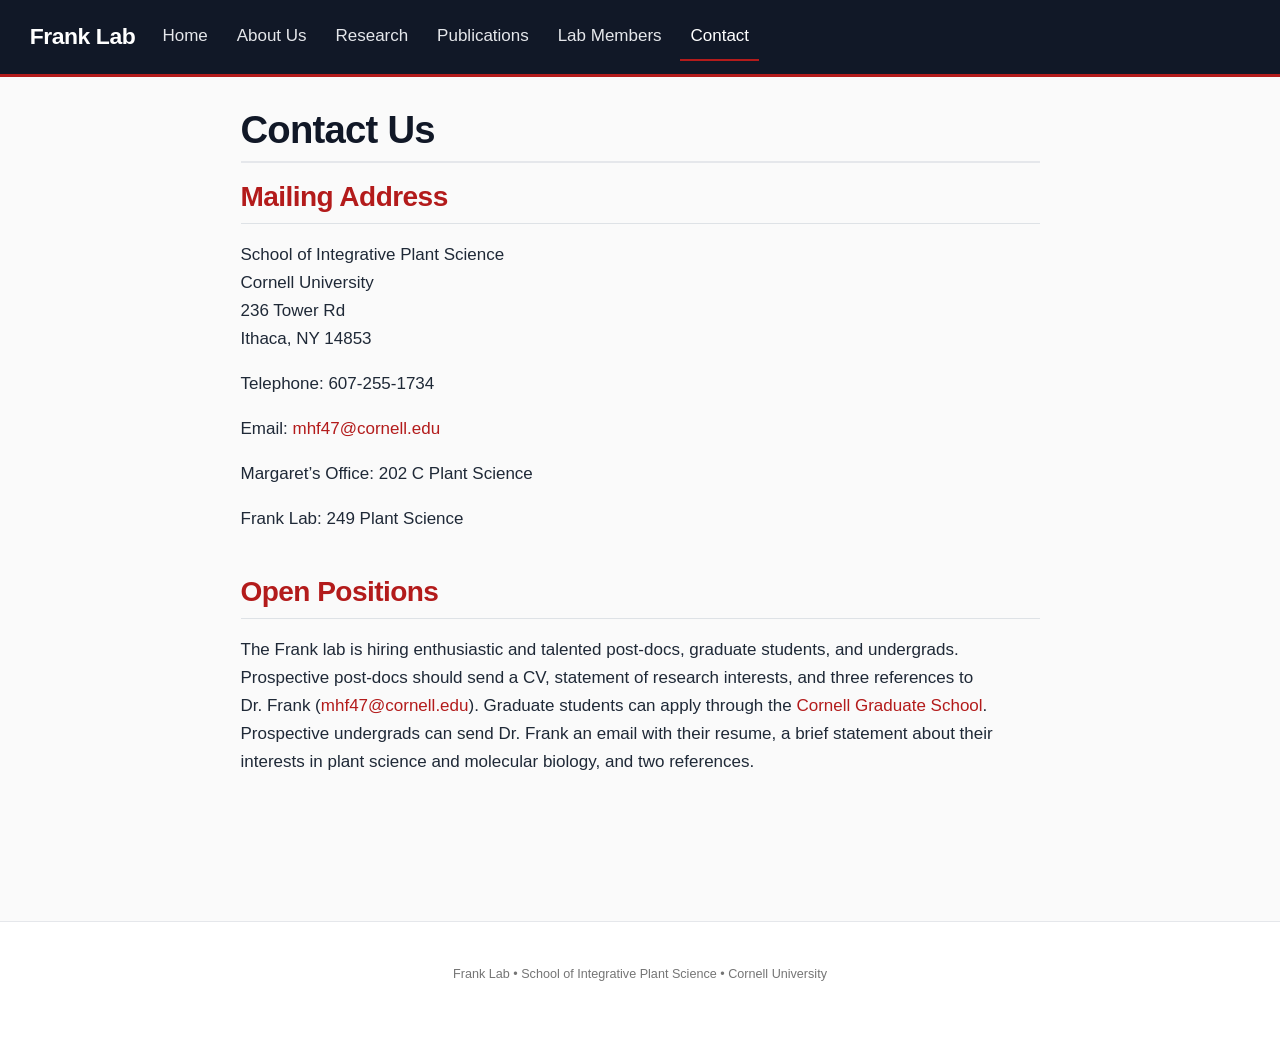
<file: docs/contact.html>
<!DOCTYPE html>
<html xmlns="http://www.w3.org/1999/xhtml" lang="en" xml:lang="en"><head>

<meta charset="utf-8">
<meta name="generator" content="quarto-1.10.19">

<meta name="viewport" content="width=device-width, initial-scale=1.0, user-scalable=yes">


<title>Contact Us – Frank Lab</title>
<style>
/* Default styles provided by pandoc.
** See https://pandoc.org/MANUAL.html#variables-for-html for config info.
*/
span.smallcaps{font-variant: small-caps;}
div.columns{display: flex; gap: 1.5em;}
div.column{flex: auto;}
@media screen {
div.columns{gap: min(4vw, 1.5em);}
div.column{overflow-x: auto;}
}
div.hanging-indent{margin-left: 1.5em; text-indent: -1.5em;}
ul.task-list{list-style: none;}
ul.task-list li input[type="checkbox"] {
  width: 0.8em;
  margin: 0 0.8em 0.2em -1em; /* quarto-specific, see https://github.com/quarto-dev/quarto-cli/issues/4556 */ 
  vertical-align: middle;
}
</style>


<script src="site_libs/quarto-nav/quarto-nav.js"></script>
<script src="site_libs/quarto-nav/headroom.min.js"></script>
<script src="site_libs/clipboard/clipboard.min.js"></script>
<script src="site_libs/quarto-search/autocomplete.umd.js"></script>
<script src="site_libs/quarto-search/fuse.min.js"></script>
<script src="site_libs/quarto-search/quarto-search.js"></script>
<meta name="quarto:offset" content="./">
<script src="site_libs/quarto-html/quarto.js" type="module"></script>
<script src="site_libs/quarto-html/tabsets/tabsets.js" type="module"></script>
<script src="site_libs/quarto-html/popper.min.js"></script>
<script src="site_libs/quarto-html/tippy.umd.min.js"></script>
<script src="site_libs/quarto-html/anchor.min.js"></script>
<link href="site_libs/quarto-html/tippy.css" rel="stylesheet">
<link href="site_libs/quarto-html/quarto-syntax-highlighting-bf27225e3a48a9273f3daa8f8e829971.css" rel="stylesheet" id="quarto-text-highlighting-styles">
<script src="site_libs/bootstrap/bootstrap.min.js"></script>
<link href="site_libs/bootstrap/bootstrap-icons.css" rel="stylesheet">
<link href="site_libs/bootstrap/bootstrap-6191c8c4c757b97205a8995aa6c30869.min.css" rel="stylesheet" append-hash="true" id="quarto-bootstrap" data-mode="light">
<script id="quarto-search-options" type="application/json">{
  "location": "navbar",
  "copy-button": false,
  "collapse-after": 3,
  "panel-placement": "end",
  "type": "overlay",
  "limit": 50,
  "keyboard-shortcut": [
    "f",
    "/",
    "s"
  ],
  "show-item-context": false,
  "language": {
    "search-no-results-text": "No results",
    "search-matching-documents-text": "matching documents",
    "search-copy-link-title": "Copy link to search",
    "search-hide-matches-text": "Hide additional matches",
    "search-more-match-text": "more match in this document",
    "search-more-matches-text": "more matches in this document",
    "search-clear-button-title": "Clear",
    "search-text-placeholder": "",
    "search-detached-cancel-button-title": "Cancel",
    "search-submit-button-title": "Submit",
    "search-label": "Search"
  }
}</script>


<link rel="stylesheet" href="styles.css">
</head>

<body class="nav-fixed fullcontent quarto-light">

<div id="quarto-search-results"></div>
  <header id="quarto-header" class="headroom fixed-top">
    <nav class="navbar navbar-expand-lg " data-bs-theme="dark">
      <div class="navbar-container container-fluid">
      <div class="navbar-brand-container mx-auto">
    <a class="navbar-brand" href="./index.html">
    <span class="navbar-title">Frank Lab</span>
    </a>
  </div>
          <button class="navbar-toggler" type="button" data-bs-toggle="collapse" data-bs-target="#navbarCollapse" aria-controls="navbarCollapse" role="menu" aria-expanded="false" aria-label="Toggle navigation" onclick="if (window.quartoToggleHeadroom) { window.quartoToggleHeadroom(); }">
  <span class="navbar-toggler-icon"></span>
</button>
          <div class="collapse navbar-collapse" id="navbarCollapse">
            <ul class="navbar-nav navbar-nav-scroll me-auto">
  <li class="nav-item">
    <a class="nav-link" href="./index.html"> 
<span class="menu-text">Home</span></a>
  </li>  
  <li class="nav-item">
    <a class="nav-link" href="./about.html"> 
<span class="menu-text">About Us</span></a>
  </li>  
  <li class="nav-item">
    <a class="nav-link" href="./research.html"> 
<span class="menu-text">Research</span></a>
  </li>  
  <li class="nav-item">
    <a class="nav-link" href="./publications.html"> 
<span class="menu-text">Publications</span></a>
  </li>  
  <li class="nav-item">
    <a class="nav-link" href="./people.html"> 
<span class="menu-text">Lab Members</span></a>
  </li>  
  <li class="nav-item">
    <a class="nav-link active" href="./contact.html" aria-current="page"> 
<span class="menu-text">Contact</span></a>
  </li>  
</ul>
          </div> <!-- /navcollapse -->
            <div class="quarto-navbar-tools">
</div>
      </div> <!-- /container-fluid -->
    </nav>
</header>
<!-- content -->
<div id="quarto-content" class="quarto-container page-columns page-rows-contents page-layout-article page-navbar">
<!-- sidebar -->
<!-- margin-sidebar -->
    
<!-- main -->
<main class="content" id="quarto-document-content">

<header id="title-block-header" class="quarto-title-block default">
<div class="quarto-title">
<h1 class="title">Contact Us</h1>
</div>



<div class="quarto-title-meta">

    
  
    
  </div>
  


</header>


<section id="mailing-address" class="level2">
<h2 class="anchored" data-anchor-id="mailing-address">Mailing Address</h2>
<p>School of Integrative Plant Science<br>
Cornell University<br>
236 Tower Rd<br>
Ithaca, NY 14853</p>
<p>Telephone: 607-255-1734</p>
<p>Email: <a href="mailto:mhf47@cornell.edu">mhf47@cornell.edu</a></p>
<p>Margaret’s Office: 202 C Plant Science</p>
<p>Frank Lab: 249 Plant Science</p>
</section>
<section id="open-positions" class="level2">
<h2 class="anchored" data-anchor-id="open-positions">Open Positions</h2>
<p>The Frank lab is hiring enthusiastic and talented post-docs, graduate students, and undergrads. Prospective post-docs should send a CV, statement of research interests, and three references to Dr.&nbsp;Frank (<a href="mailto:mhf47@cornell.edu">mhf47@cornell.edu</a>). Graduate students can apply through the <a href="https://gradschool.cornell.edu/academics/fields-of-study/subject/plant-biology/plant-biology-phd-ithaca/">Cornell Graduate School</a>. Prospective undergrads can send Dr.&nbsp;Frank an email with their resume, a brief statement about their interests in plant science and molecular biology, and two references.</p>


</section>

</main> <!-- /main -->
<script id="quarto-html-after-body" type="application/javascript">
  window.document.addEventListener("DOMContentLoaded", function (event) {
    const icon = "";
    const anchorJS = new window.AnchorJS();
    anchorJS.options = {
      placement: 'right',
      icon: icon
    };
    anchorJS.add('.anchored');
    const isCodeAnnotation = (el) => {
      for (const clz of el.classList) {
        if (clz.startsWith('code-annotation-')) {                     
          return true;
        }
      }
      return false;
    }
    const onCopySuccess = function(e) {
      // button target
      const button = e.trigger;
      // don't keep focus
      button.blur();
      // flash "checked"
      button.classList.add('code-copy-button-checked');
      var currentTitle = button.getAttribute("title");
      button.setAttribute("title", "Copied!");
      let tooltip;
      if (window.bootstrap) {
        button.setAttribute("data-bs-toggle", "tooltip");
        button.setAttribute("data-bs-placement", "left");
        button.setAttribute("data-bs-title", "Copied!");
        tooltip = new bootstrap.Tooltip(button, 
          { trigger: "manual", 
            customClass: "code-copy-button-tooltip",
            offset: [0, -8]});
        tooltip.show();    
      }
      setTimeout(function() {
        if (tooltip) {
          tooltip.hide();
          button.removeAttribute("data-bs-title");
          button.removeAttribute("data-bs-toggle");
          button.removeAttribute("data-bs-placement");
        }
        button.setAttribute("title", currentTitle);
        button.classList.remove('code-copy-button-checked');
      }, 1000);
      // clear code selection
      e.clearSelection();
    }
    const getTextToCopy = function(trigger) {
      const outerScaffold = trigger.parentElement.cloneNode(true);
      const codeEl = outerScaffold.querySelector('code');
      for (const childEl of codeEl.children) {
        if (isCodeAnnotation(childEl)) {
          childEl.remove();
        }
      }
      return codeEl.innerText;
    }
    const clipboard = new window.ClipboardJS('.code-copy-button:not([data-in-quarto-modal])', {
      text: getTextToCopy
    });
    clipboard.on('success', onCopySuccess);
    if (window.document.getElementById('quarto-embedded-source-code-modal')) {
      const clipboardModal = new window.ClipboardJS('.code-copy-button[data-in-quarto-modal]', {
        text: getTextToCopy,
        container: window.document.getElementById('quarto-embedded-source-code-modal')
      });
      clipboardModal.on('success', onCopySuccess);
    }
      var localhostRegex = new RegExp(/^(?:http|https):\/\/localhost\:?[0-9]*\//);
      var mailtoRegex = new RegExp(/^mailto:/);
        var filterRegex = new RegExp('/' + window.location.host + '/');
      var isInternal = (href) => {
          return filterRegex.test(href) || localhostRegex.test(href) || mailtoRegex.test(href);
      }
      // Inspect non-navigation links and adorn them if external
     var links = window.document.querySelectorAll('a[href]:not(.nav-link):not(.navbar-brand):not(.toc-action):not(.sidebar-link):not(.sidebar-item-toggle):not(.pagination-link):not(.no-external):not([aria-hidden]):not(.dropdown-item):not(.quarto-navigation-tool):not(.about-link)');
      for (var i=0; i<links.length; i++) {
        const link = links[i];
        if (!isInternal(link.href)) {
          // undo the damage that might have been done by quarto-nav.js in the case of
          // links that we want to consider external
          if (link.dataset.originalHref !== undefined) {
            link.href = link.dataset.originalHref;
          }
        }
      }
    function tippyHover(el, contentFn, onTriggerFn, onUntriggerFn) {
      const config = {
        allowHTML: true,
        maxWidth: 500,
        delay: 100,
        arrow: false,
        appendTo: function(el) {
            return el.parentElement;
        },
        interactive: true,
        interactiveBorder: 10,
        theme: 'quarto',
        placement: 'bottom-start',
      };
      if (contentFn) {
        config.content = contentFn;
      }
      if (onTriggerFn) {
        config.onTrigger = onTriggerFn;
      }
      if (onUntriggerFn) {
        config.onUntrigger = onUntriggerFn;
      }
      window.tippy(el, config); 
    }
    const noterefs = window.document.querySelectorAll('a[role="doc-noteref"]');
    for (var i=0; i<noterefs.length; i++) {
      const ref = noterefs[i];
      tippyHover(ref, function() {
        // use id or data attribute instead here
        let href = ref.getAttribute('data-footnote-href') || ref.getAttribute('href');
        try { href = new URL(href).hash; } catch {}
        const id = href.replace(/^#\/?/, "");
        const note = window.document.getElementById(id);
        if (note) {
          return note.innerHTML;
        } else {
          return "";
        }
      });
    }
    const xrefs = window.document.querySelectorAll('a.quarto-xref');
    const processXRef = (id, note) => {
      // Strip column container classes
      const stripColumnClz = (el) => {
        el.classList.remove("page-full", "page-columns");
        if (el.children) {
          for (const child of el.children) {
            stripColumnClz(child);
          }
        }
      }
      stripColumnClz(note)
      if (id === null || id.startsWith('sec-')) {
        // Special case sections, only their first couple elements
        const container = document.createElement("div");
        if (note.children && note.children.length > 2) {
          container.appendChild(note.children[0].cloneNode(true));
          for (let i = 1; i < note.children.length; i++) {
            const child = note.children[i];
            if (child.tagName === "P" && child.innerText === "") {
              continue;
            } else {
              container.appendChild(child.cloneNode(true));
              break;
            }
          }
          if (window.Quarto?.typesetMath) {
            window.Quarto.typesetMath(container);
          }
          return container.innerHTML
        } else {
          if (window.Quarto?.typesetMath) {
            window.Quarto.typesetMath(note);
          }
          return note.innerHTML;
        }
      } else {
        // Remove any anchor links if they are present
        const anchorLink = note.querySelector('a.anchorjs-link');
        if (anchorLink) {
          anchorLink.remove();
        }
        if (window.Quarto?.typesetMath) {
          window.Quarto.typesetMath(note);
        }
        if (note.classList.contains("callout")) {
          return note.outerHTML;
        } else {
          return note.innerHTML;
        }
      }
    }
    for (var i=0; i<xrefs.length; i++) {
      const xref = xrefs[i];
      tippyHover(xref, undefined, function(instance) {
        instance.disable();
        let url = xref.getAttribute('href');
        let hash = undefined; 
        if (url.startsWith('#')) {
          hash = url;
        } else {
          try { hash = new URL(url).hash; } catch {}
        }
        if (hash) {
          const id = hash.replace(/^#\/?/, "");
          const note = window.document.getElementById(id);
          if (note !== null) {
            try {
              const html = processXRef(id, note.cloneNode(true));
              instance.setContent(html);
            } finally {
              instance.enable();
              instance.show();
            }
          } else {
            // See if we can fetch this
            fetch(url.split('#')[0])
            .then(res => res.text())
            .then(html => {
              const parser = new DOMParser();
              const htmlDoc = parser.parseFromString(html, "text/html");
              const note = htmlDoc.getElementById(id);
              if (note !== null) {
                const html = processXRef(id, note);
                instance.setContent(html);
              } 
            }).finally(() => {
              instance.enable();
              instance.show();
            });
          }
        } else {
          // See if we can fetch a full url (with no hash to target)
          // This is a special case and we should probably do some content thinning / targeting
          fetch(url)
          .then(res => res.text())
          .then(html => {
            const parser = new DOMParser();
            const htmlDoc = parser.parseFromString(html, "text/html");
            const note = htmlDoc.querySelector('main.content');
            if (note !== null) {
              // This should only happen for chapter cross references
              // (since there is no id in the URL)
              // remove the first header
              if (note.children.length > 0 && note.children[0].tagName === "HEADER") {
                note.children[0].remove();
              }
              const html = processXRef(null, note);
              instance.setContent(html);
            } 
          }).finally(() => {
            instance.enable();
            instance.show();
          });
        }
      }, function(instance) {
      });
    }
        let selectedAnnoteEl;
        const selectorForAnnotation = ( cell, annotation) => {
          let cellAttr = 'data-code-cell="' + cell + '"';
          let lineAttr = 'data-code-annotation="' +  annotation + '"';
          const selector = 'span[' + cellAttr + '][' + lineAttr + ']';
          return selector;
        }
        const selectCodeLines = (annoteEl) => {
          const doc = window.document;
          const targetCell = annoteEl.getAttribute("data-target-cell");
          const targetAnnotation = annoteEl.getAttribute("data-target-annotation");
          const annoteSpan = window.document.querySelector(selectorForAnnotation(targetCell, targetAnnotation));
          const lines = annoteSpan.getAttribute("data-code-lines").split(",");
          const lineIds = lines.map((line) => {
            return targetCell + "-" + line;
          })
          let top = null;
          let height = null;
          let parent = null;
          if (lineIds.length > 0) {
              //compute the position of the single el (top and bottom and make a div)
              const el = window.document.getElementById(lineIds[0]);
              top = el.offsetTop;
              height = el.offsetHeight;
              parent = el.parentElement.parentElement;
            if (lineIds.length > 1) {
              const lastEl = window.document.getElementById(lineIds[lineIds.length - 1]);
              const bottom = lastEl.offsetTop + lastEl.offsetHeight;
              height = bottom - top;
            }
            if (top !== null && height !== null && parent !== null) {
              // cook up a div (if necessary) and position it 
              let div = window.document.getElementById("code-annotation-line-highlight");
              if (div === null) {
                div = window.document.createElement("div");
                div.setAttribute("id", "code-annotation-line-highlight");
                div.style.position = 'absolute';
                parent.appendChild(div);
              }
              div.style.top = top - 2 + "px";
              div.style.height = height + 4 + "px";
              div.style.left = 0;
              let gutterDiv = window.document.getElementById("code-annotation-line-highlight-gutter");
              if (gutterDiv === null) {
                gutterDiv = window.document.createElement("div");
                gutterDiv.setAttribute("id", "code-annotation-line-highlight-gutter");
                gutterDiv.style.position = 'absolute';
                const codeCell = window.document.getElementById(targetCell);
                const gutter = codeCell.querySelector('.code-annotation-gutter');
                gutter.appendChild(gutterDiv);
              }
              gutterDiv.style.top = top - 2 + "px";
              gutterDiv.style.height = height + 4 + "px";
            }
            selectedAnnoteEl = annoteEl;
          }
        };
        const unselectCodeLines = () => {
          const elementsIds = ["code-annotation-line-highlight", "code-annotation-line-highlight-gutter"];
          elementsIds.forEach((elId) => {
            const div = window.document.getElementById(elId);
            if (div) {
              div.remove();
            }
          });
          selectedAnnoteEl = undefined;
        };
          // Handle positioning of the toggle
      window.addEventListener(
        "resize",
        throttle(() => {
          elRect = undefined;
          if (selectedAnnoteEl) {
            selectCodeLines(selectedAnnoteEl);
          }
        }, 10)
      );
      function throttle(fn, ms) {
      let throttle = false;
      let timer;
        return (...args) => {
          if(!throttle) { // first call gets through
              fn.apply(this, args);
              throttle = true;
          } else { // all the others get throttled
              if(timer) clearTimeout(timer); // cancel #2
              timer = setTimeout(() => {
                fn.apply(this, args);
                timer = throttle = false;
              }, ms);
          }
        };
      }
        // Attach click handler to the DT
        const annoteDls = window.document.querySelectorAll('dt[data-target-cell]');
        for (const annoteDlNode of annoteDls) {
          annoteDlNode.addEventListener('click', (event) => {
            const clickedEl = event.target;
            if (clickedEl !== selectedAnnoteEl) {
              unselectCodeLines();
              const activeEl = window.document.querySelector('dt[data-target-cell].code-annotation-active');
              if (activeEl) {
                activeEl.classList.remove('code-annotation-active');
              }
              selectCodeLines(clickedEl);
              clickedEl.classList.add('code-annotation-active');
            } else {
              // Unselect the line
              unselectCodeLines();
              clickedEl.classList.remove('code-annotation-active');
            }
          });
        }
    const findCites = (el) => {
      const parentEl = el.parentElement;
      if (parentEl) {
        const cites = parentEl.dataset.cites;
        if (cites) {
          return {
            el,
            cites: cites.split(' ')
          };
        } else {
          return findCites(el.parentElement)
        }
      } else {
        return undefined;
      }
    };
    var bibliorefs = window.document.querySelectorAll('a[role="doc-biblioref"]');
    for (var i=0; i<bibliorefs.length; i++) {
      const ref = bibliorefs[i];
      const citeInfo = findCites(ref);
      if (citeInfo) {
        tippyHover(citeInfo.el, function() {
          var popup = window.document.createElement('div');
          citeInfo.cites.forEach(function(cite) {
            var citeDiv = window.document.createElement('div');
            citeDiv.classList.add('hanging-indent');
            citeDiv.classList.add('csl-entry');
            var biblioDiv = window.document.getElementById('ref-' + cite);
            if (biblioDiv) {
              citeDiv.innerHTML = biblioDiv.innerHTML;
            }
            popup.appendChild(citeDiv);
          });
          return popup.innerHTML;
        });
      }
    }
  });
  </script>
</div> <!-- /content -->
<footer class="footer">
  <div class="nav-footer">
    <div class="nav-footer-left">
      &nbsp;
    </div>   
    <div class="nav-footer-center">
<p>Frank Lab • School of Integrative Plant Science • Cornell University</p>
</div>
    <div class="nav-footer-right">
      &nbsp;
    </div>
  </div>
</footer>




</body></html>
</file>
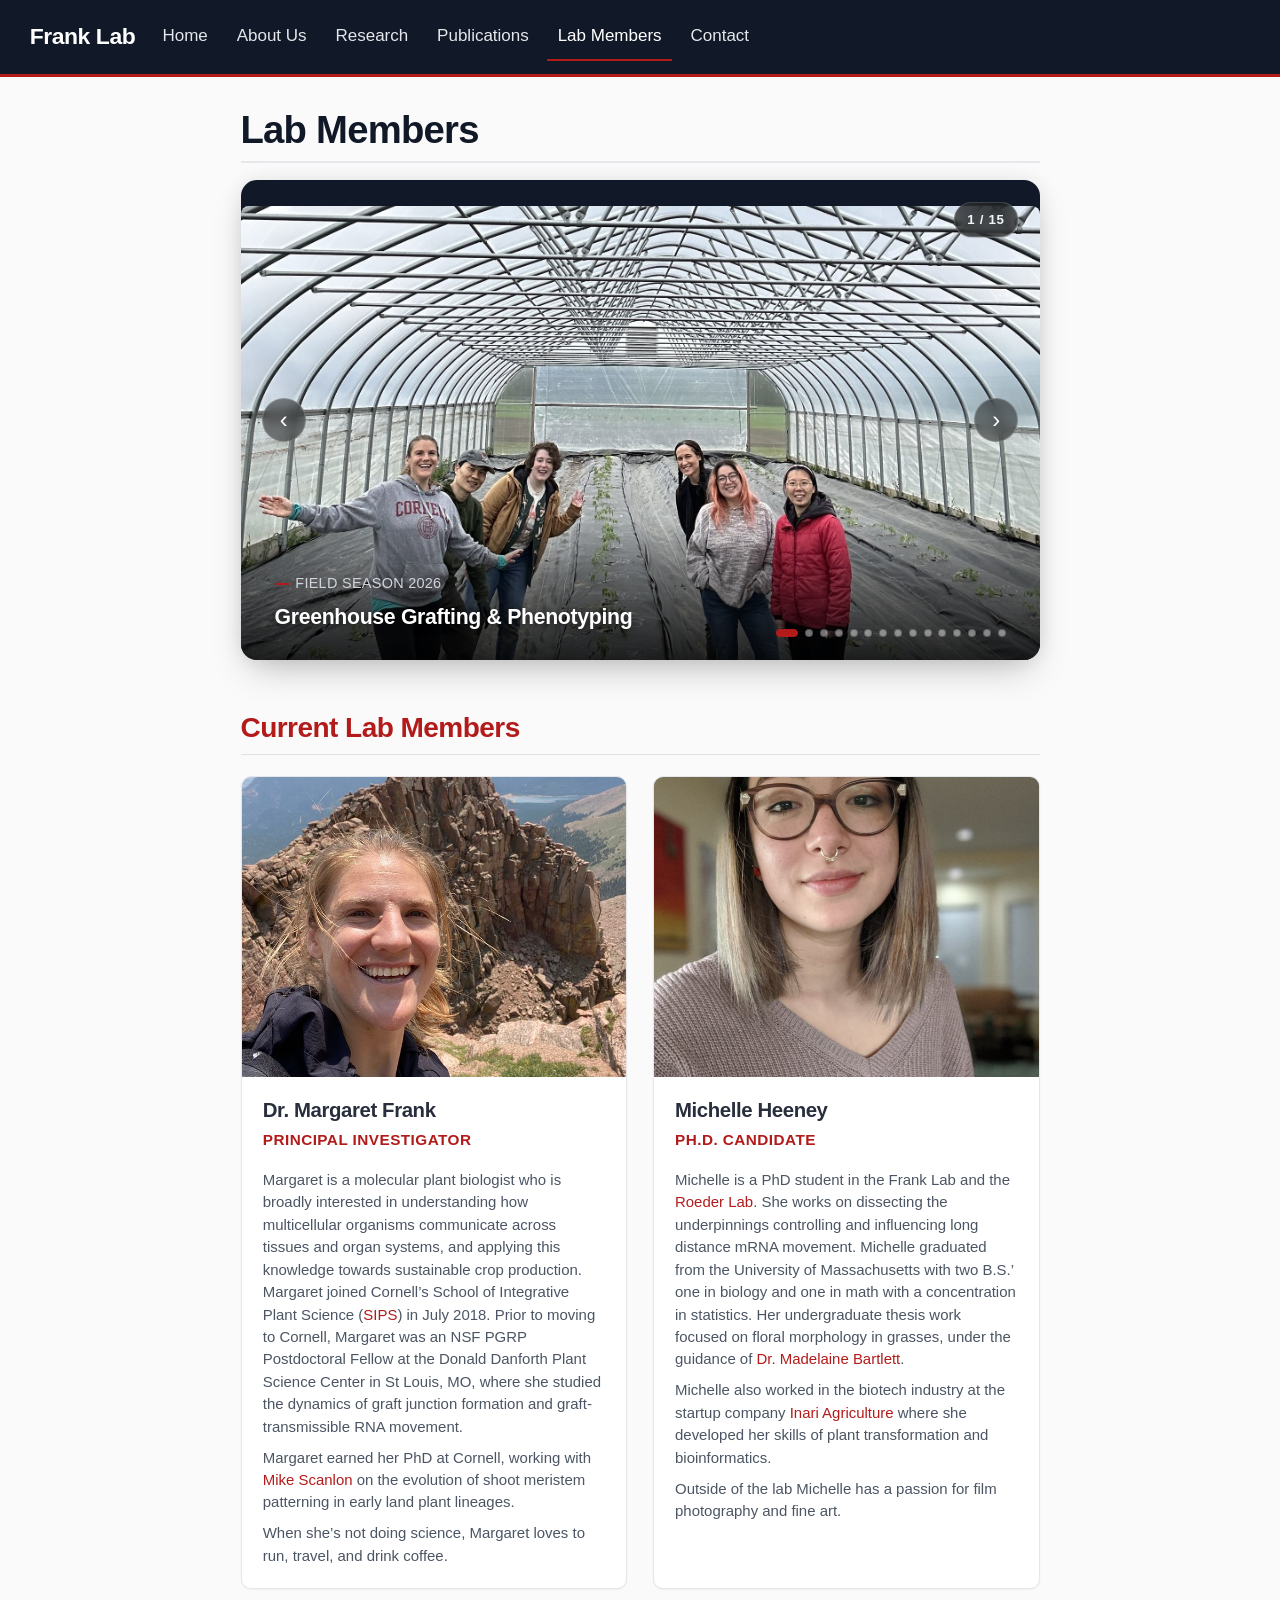
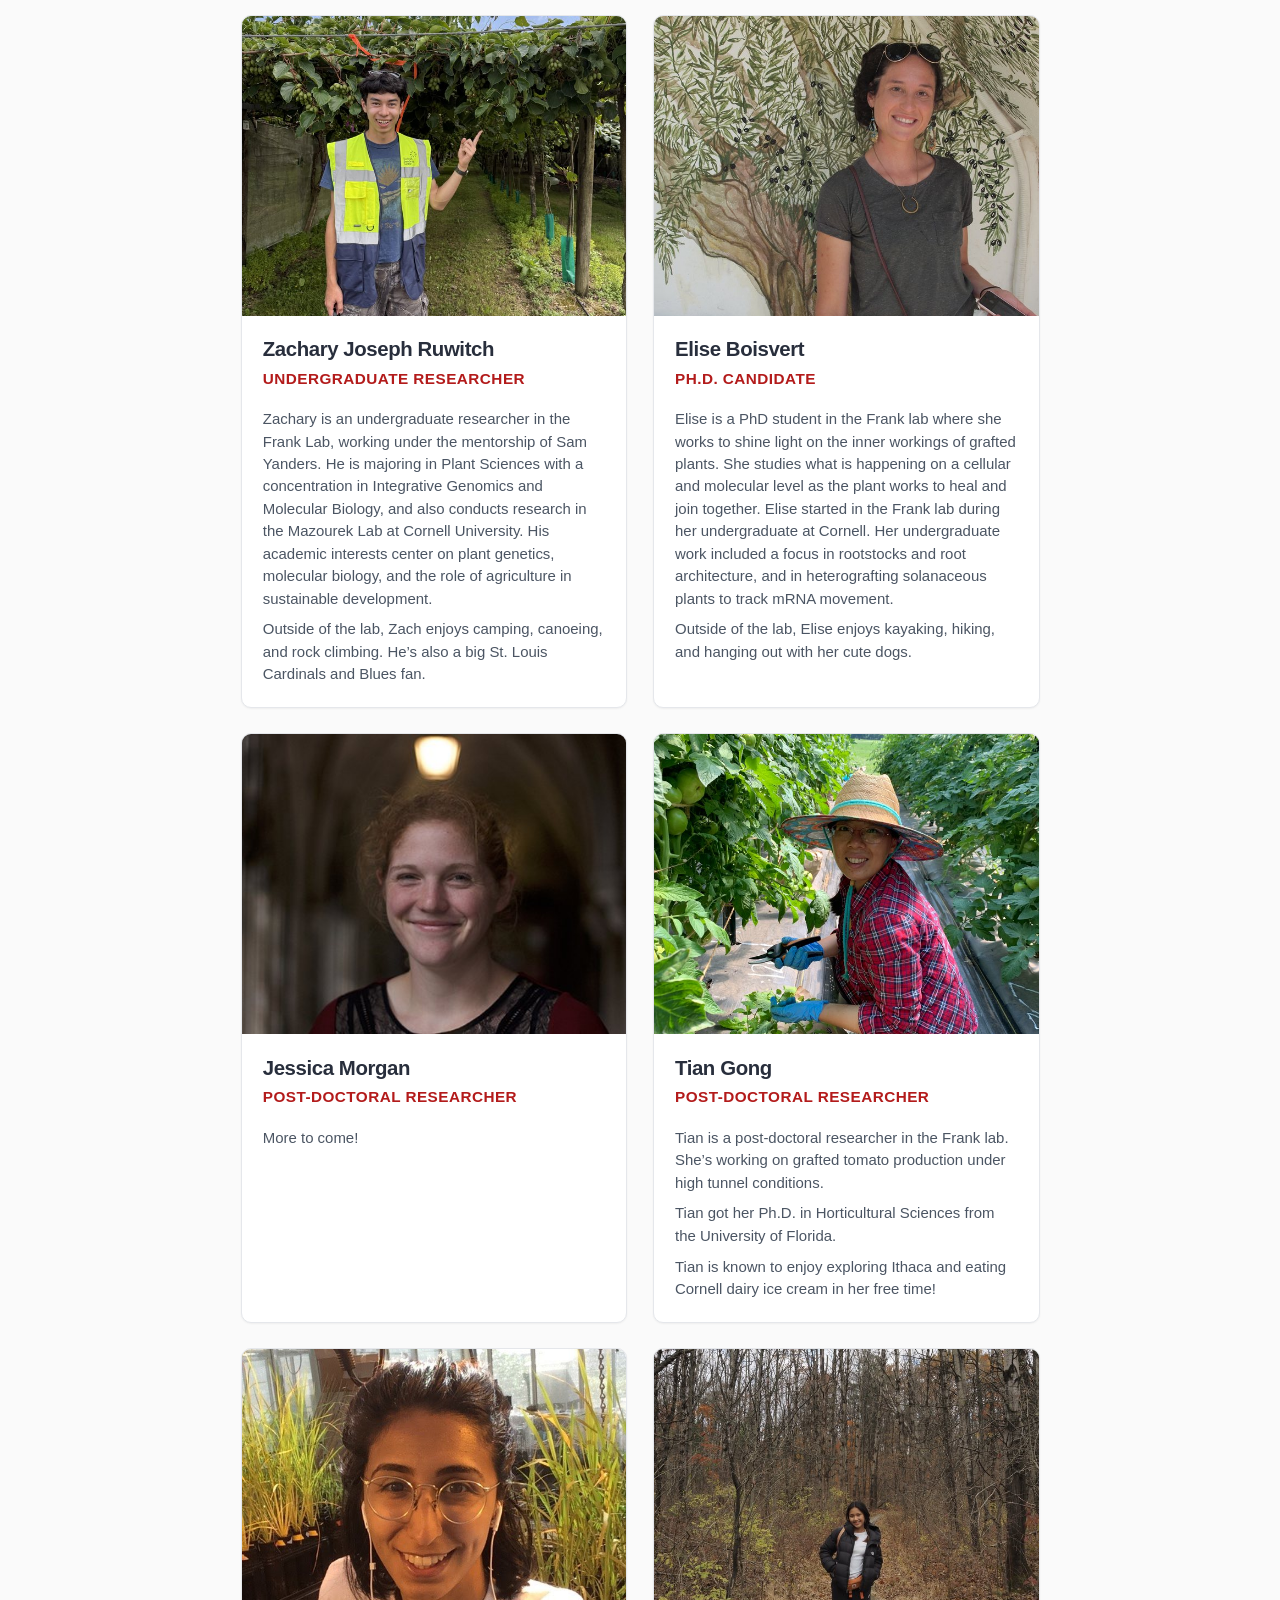
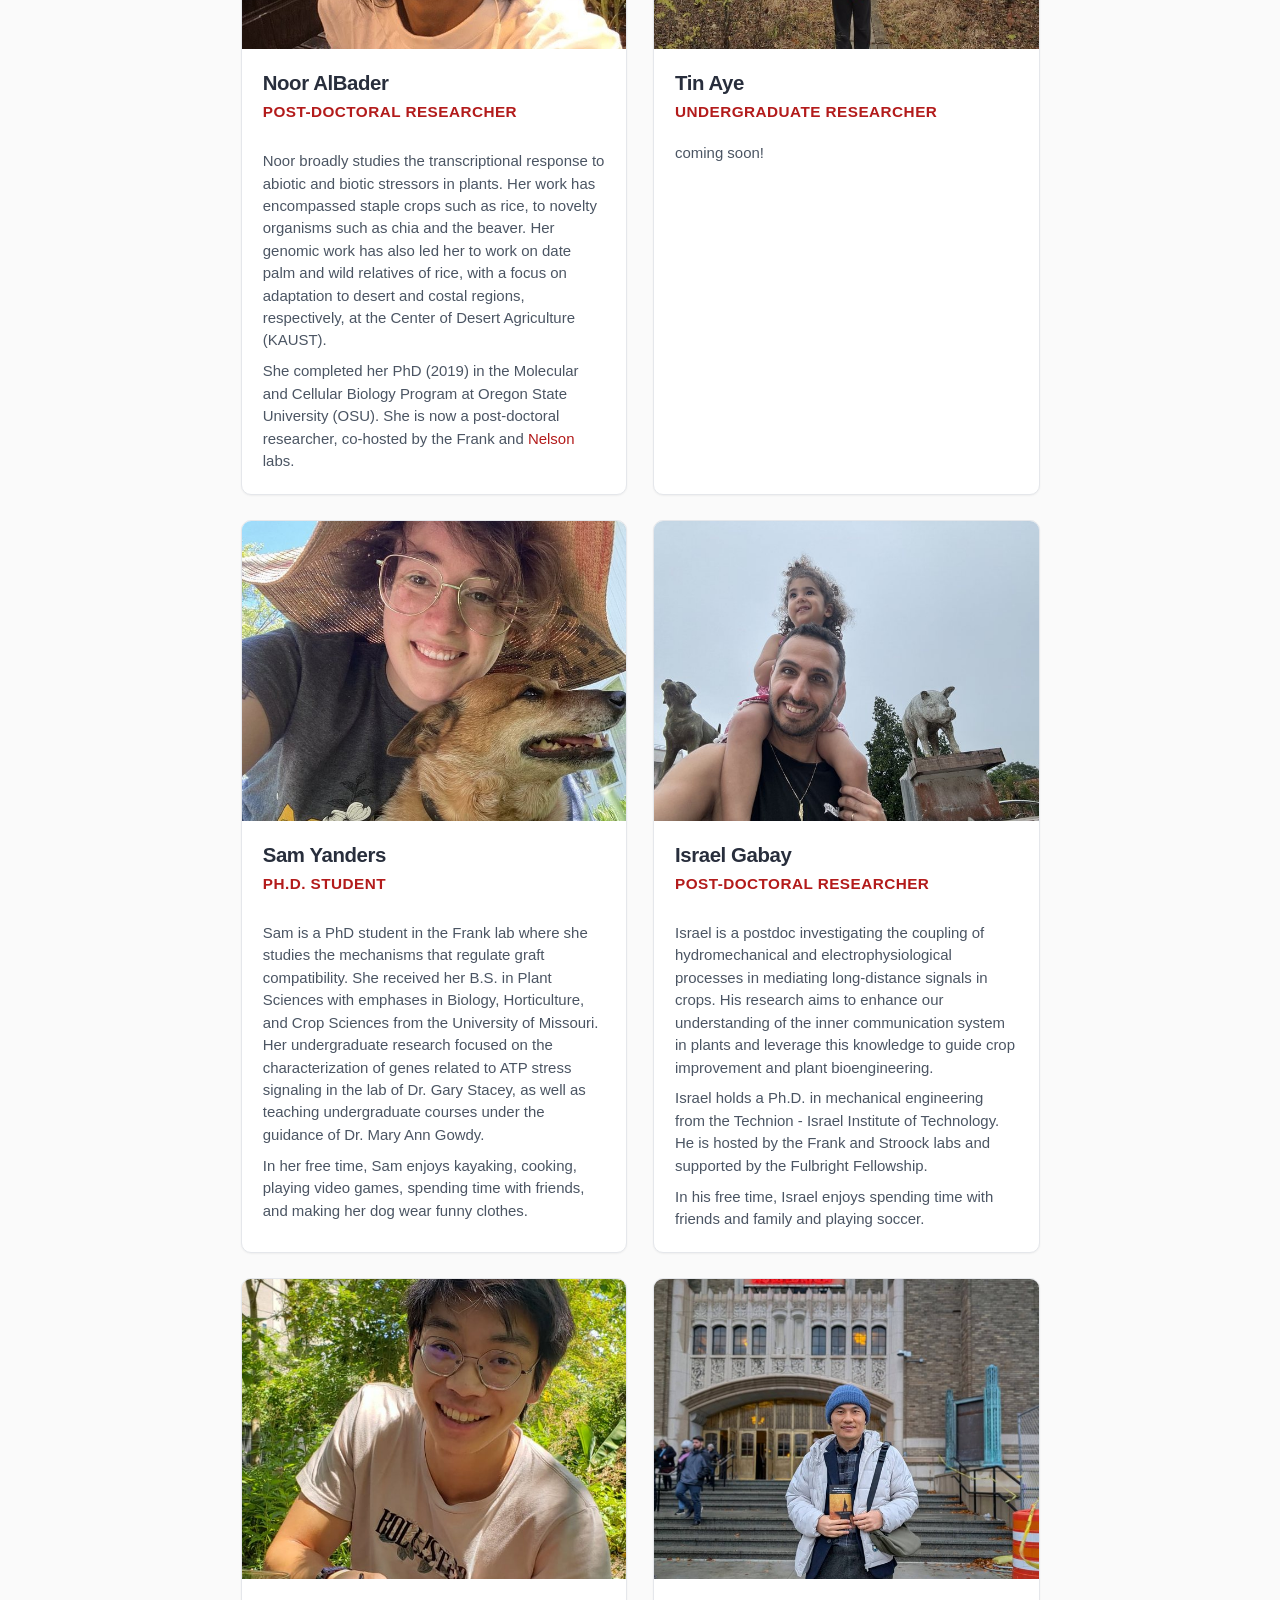
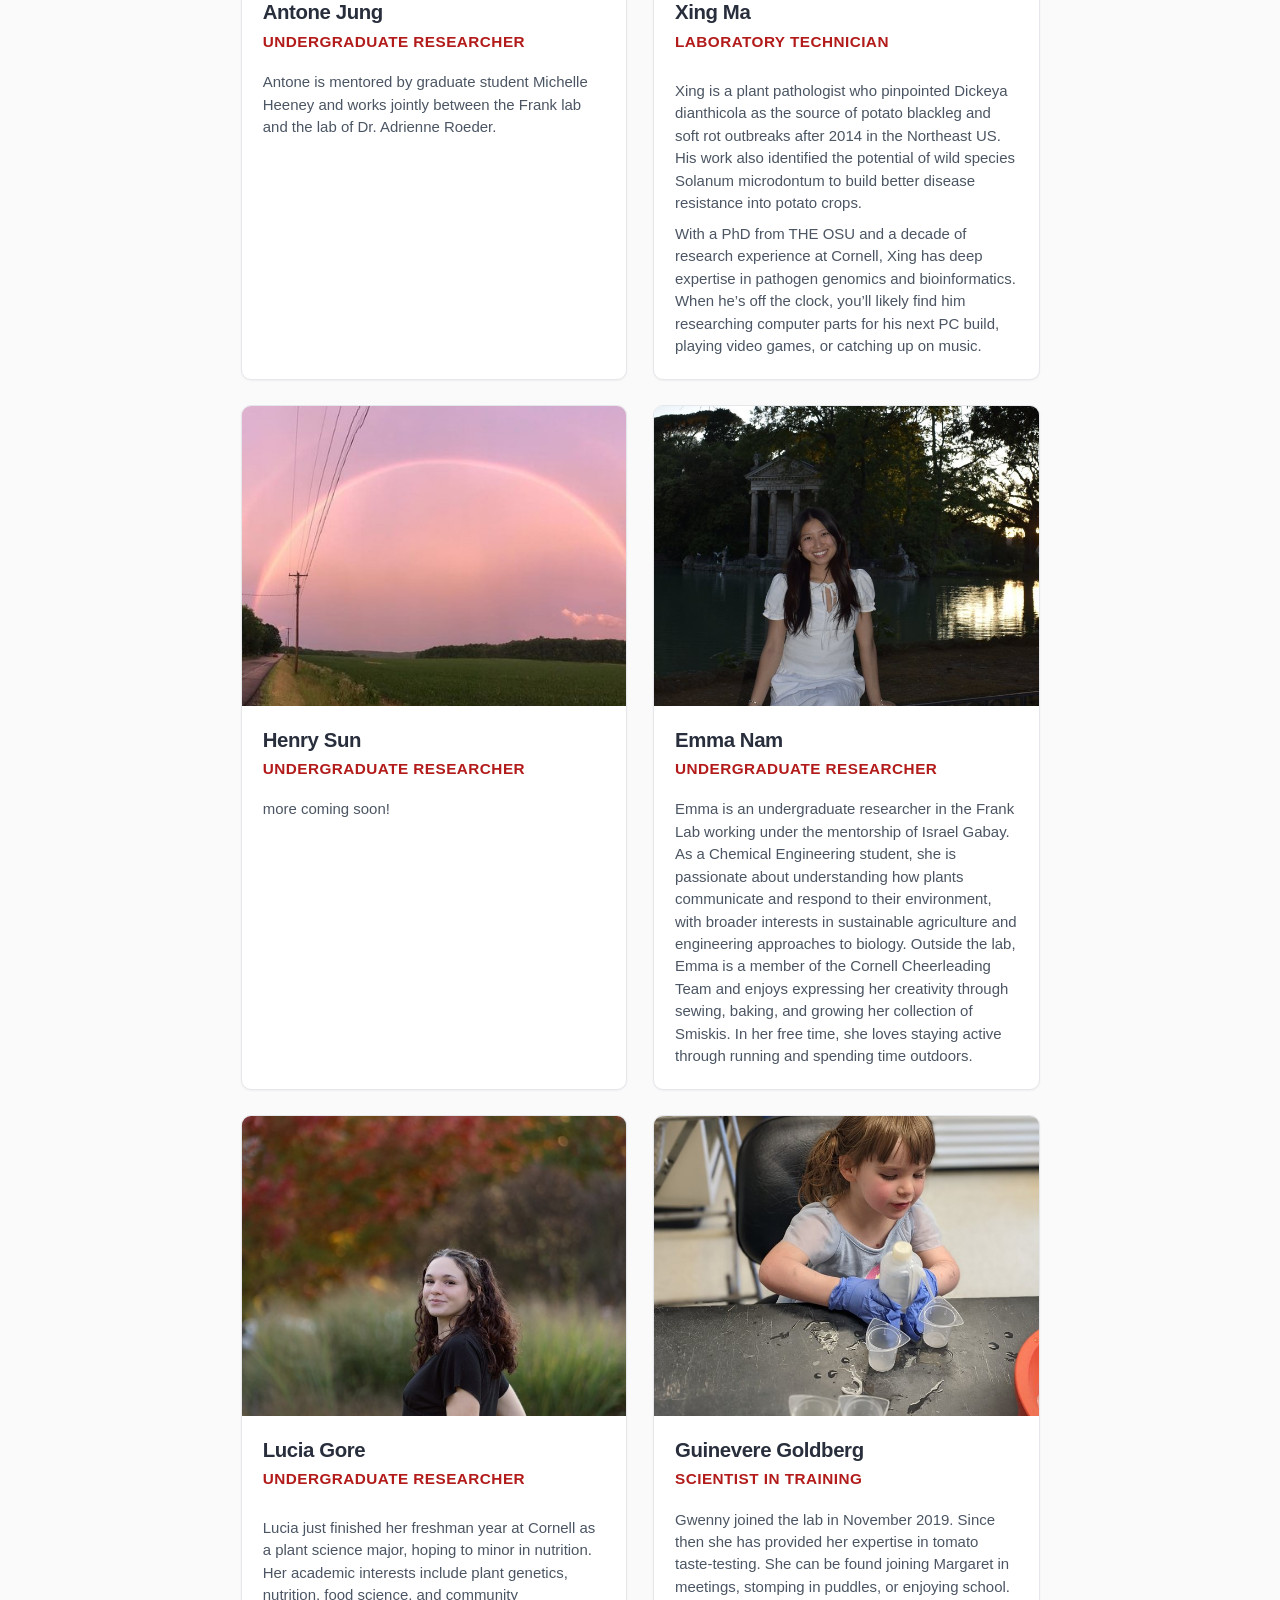
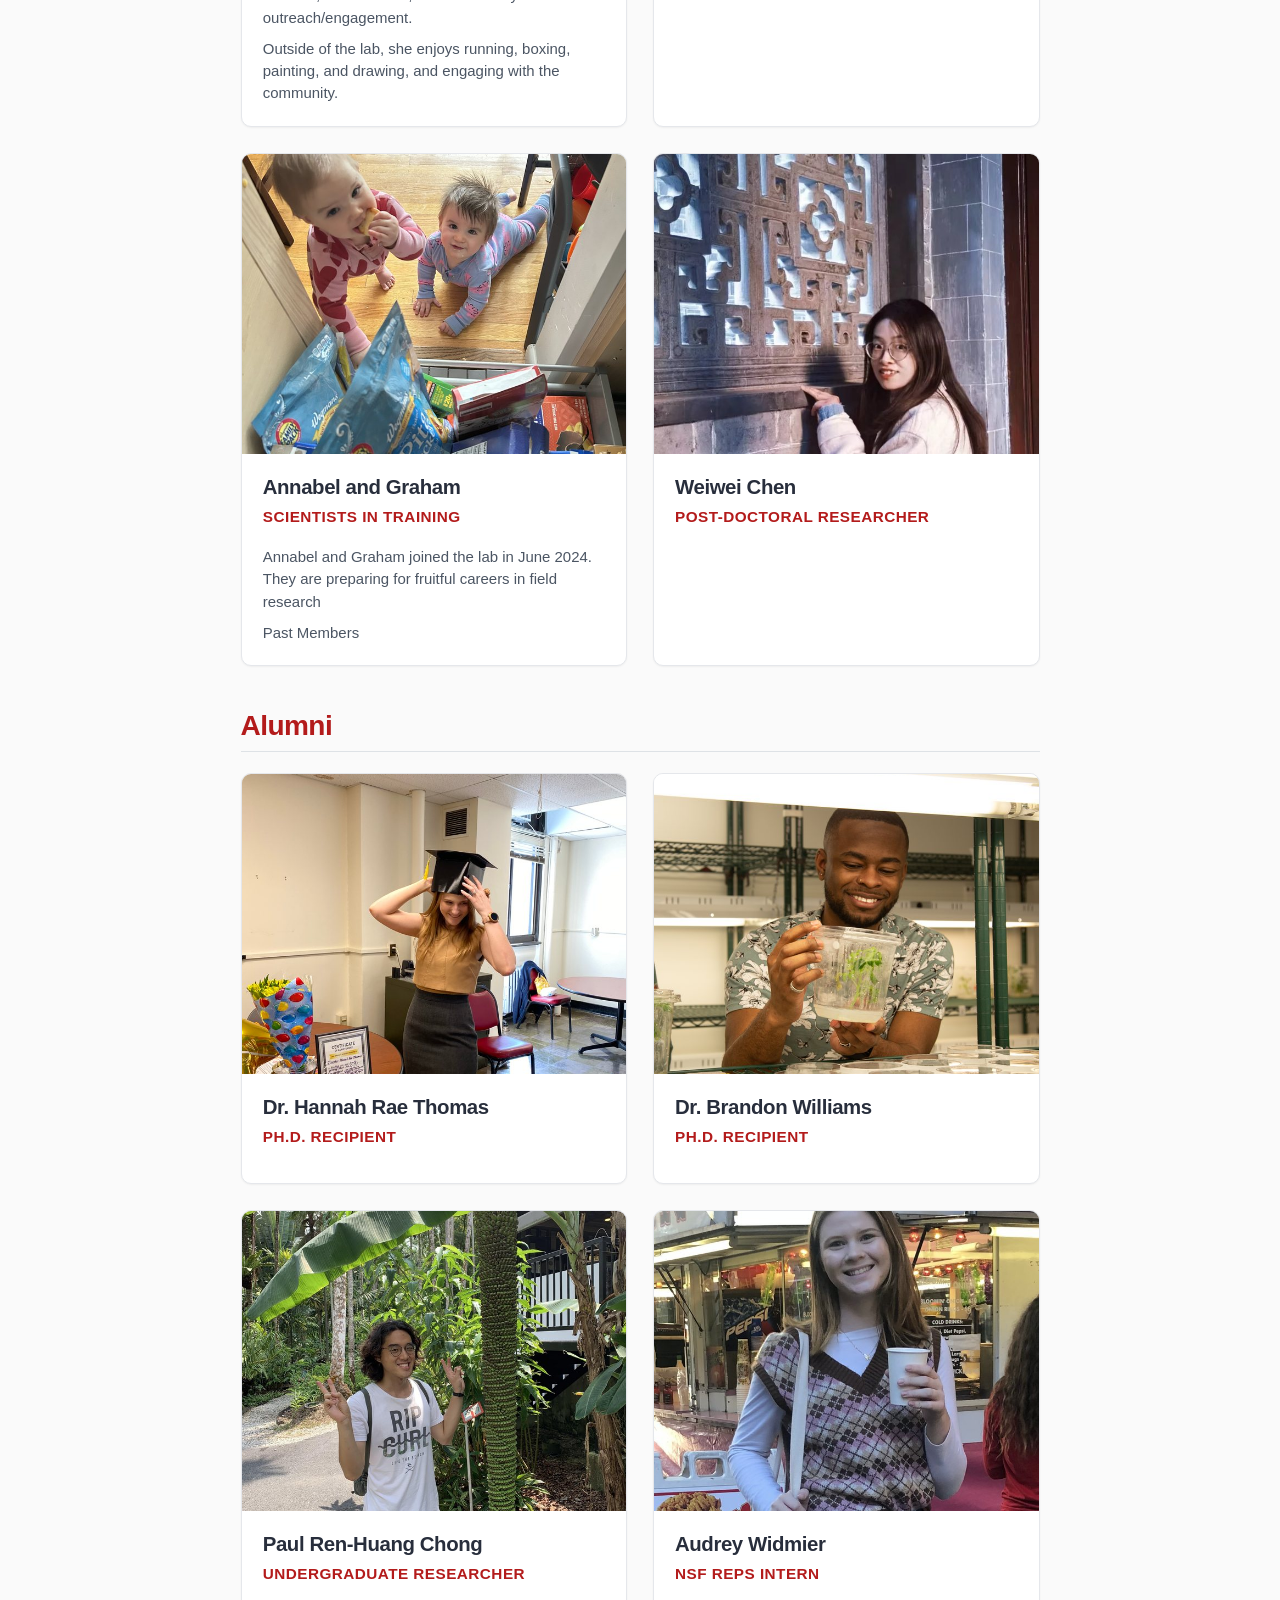
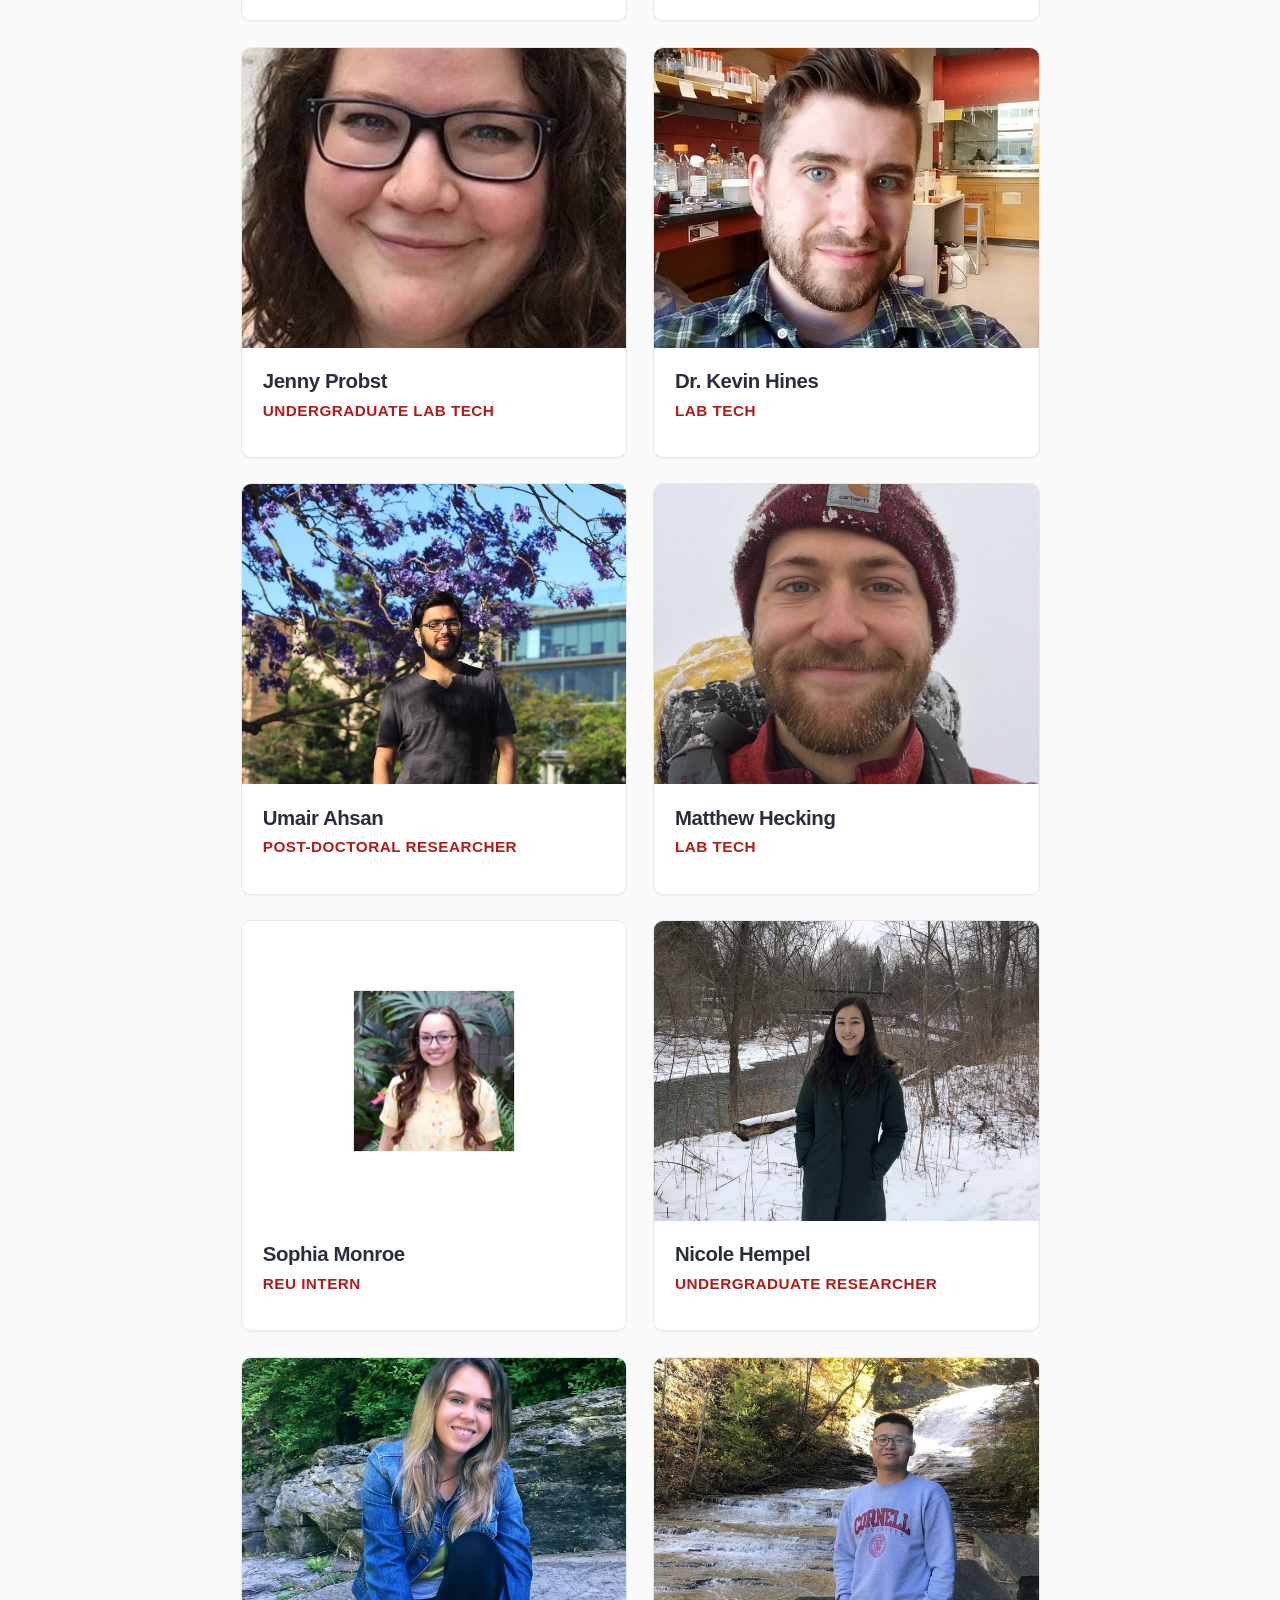
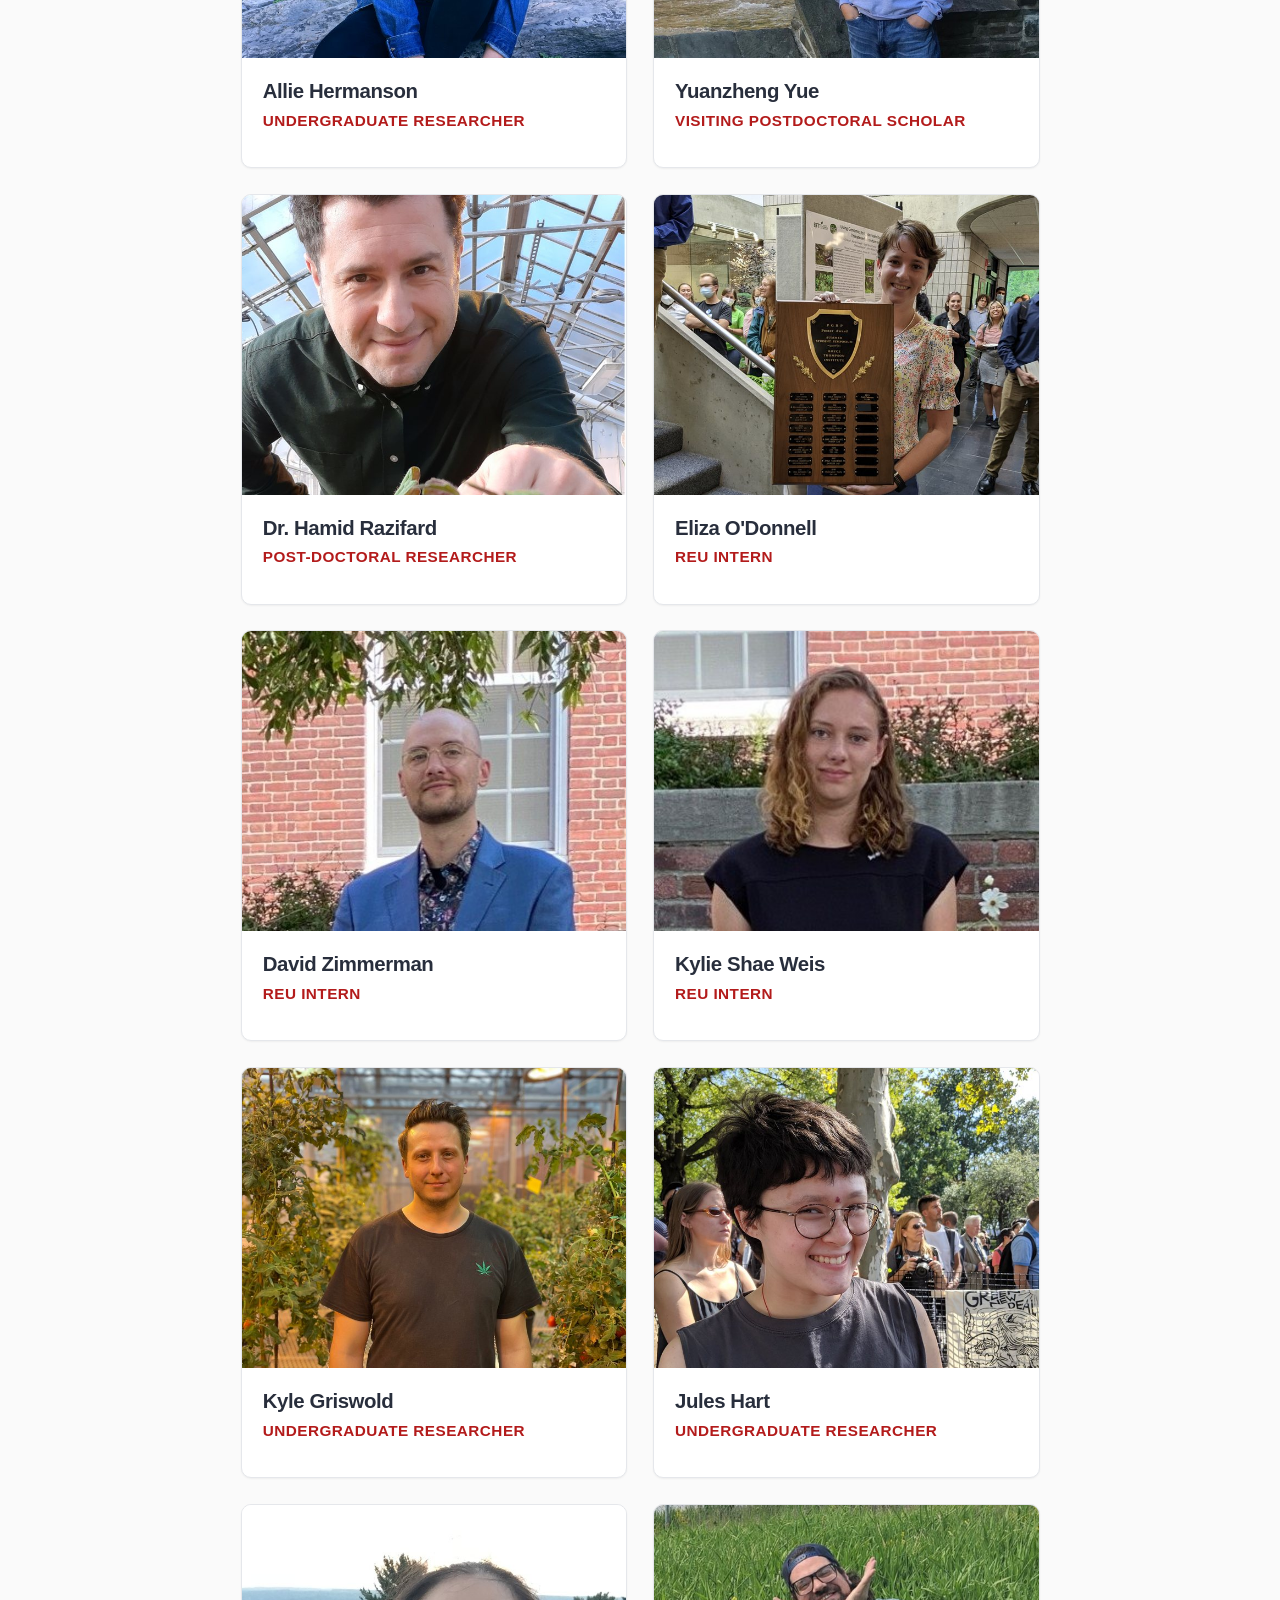
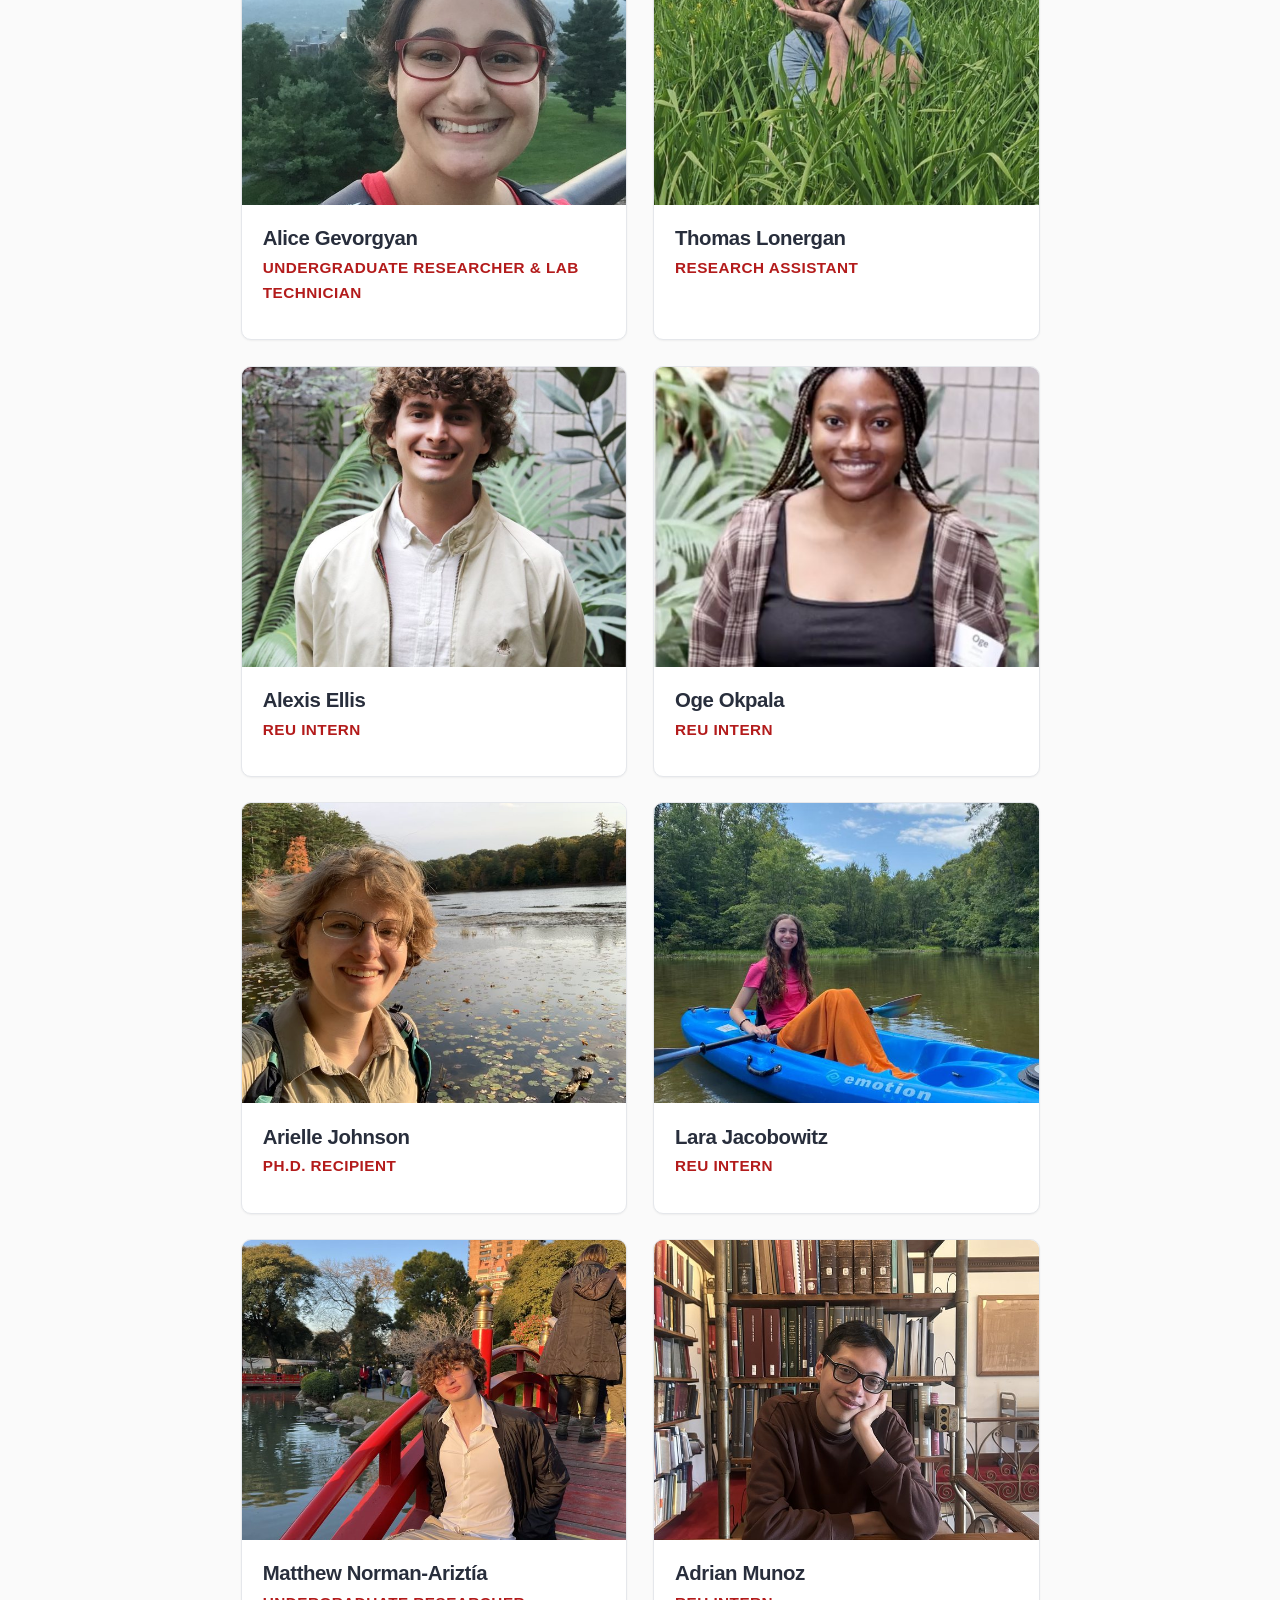
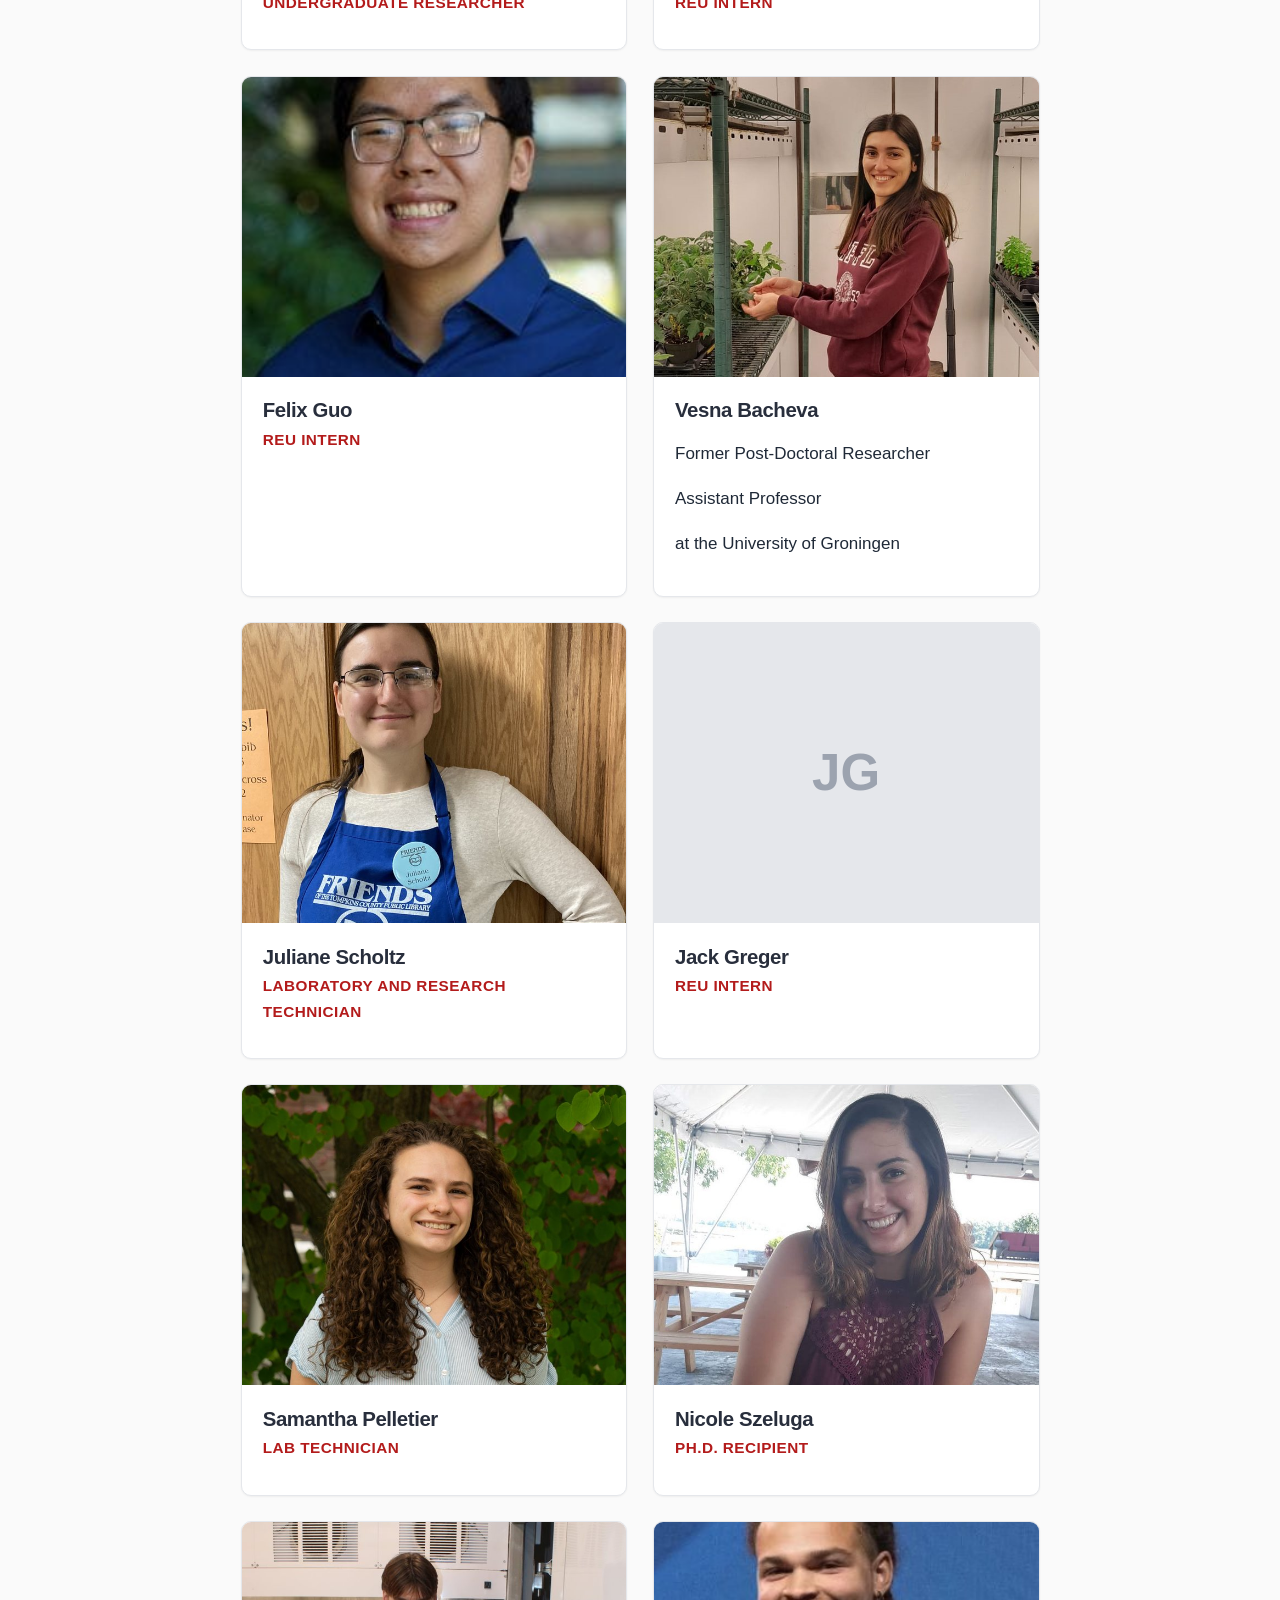
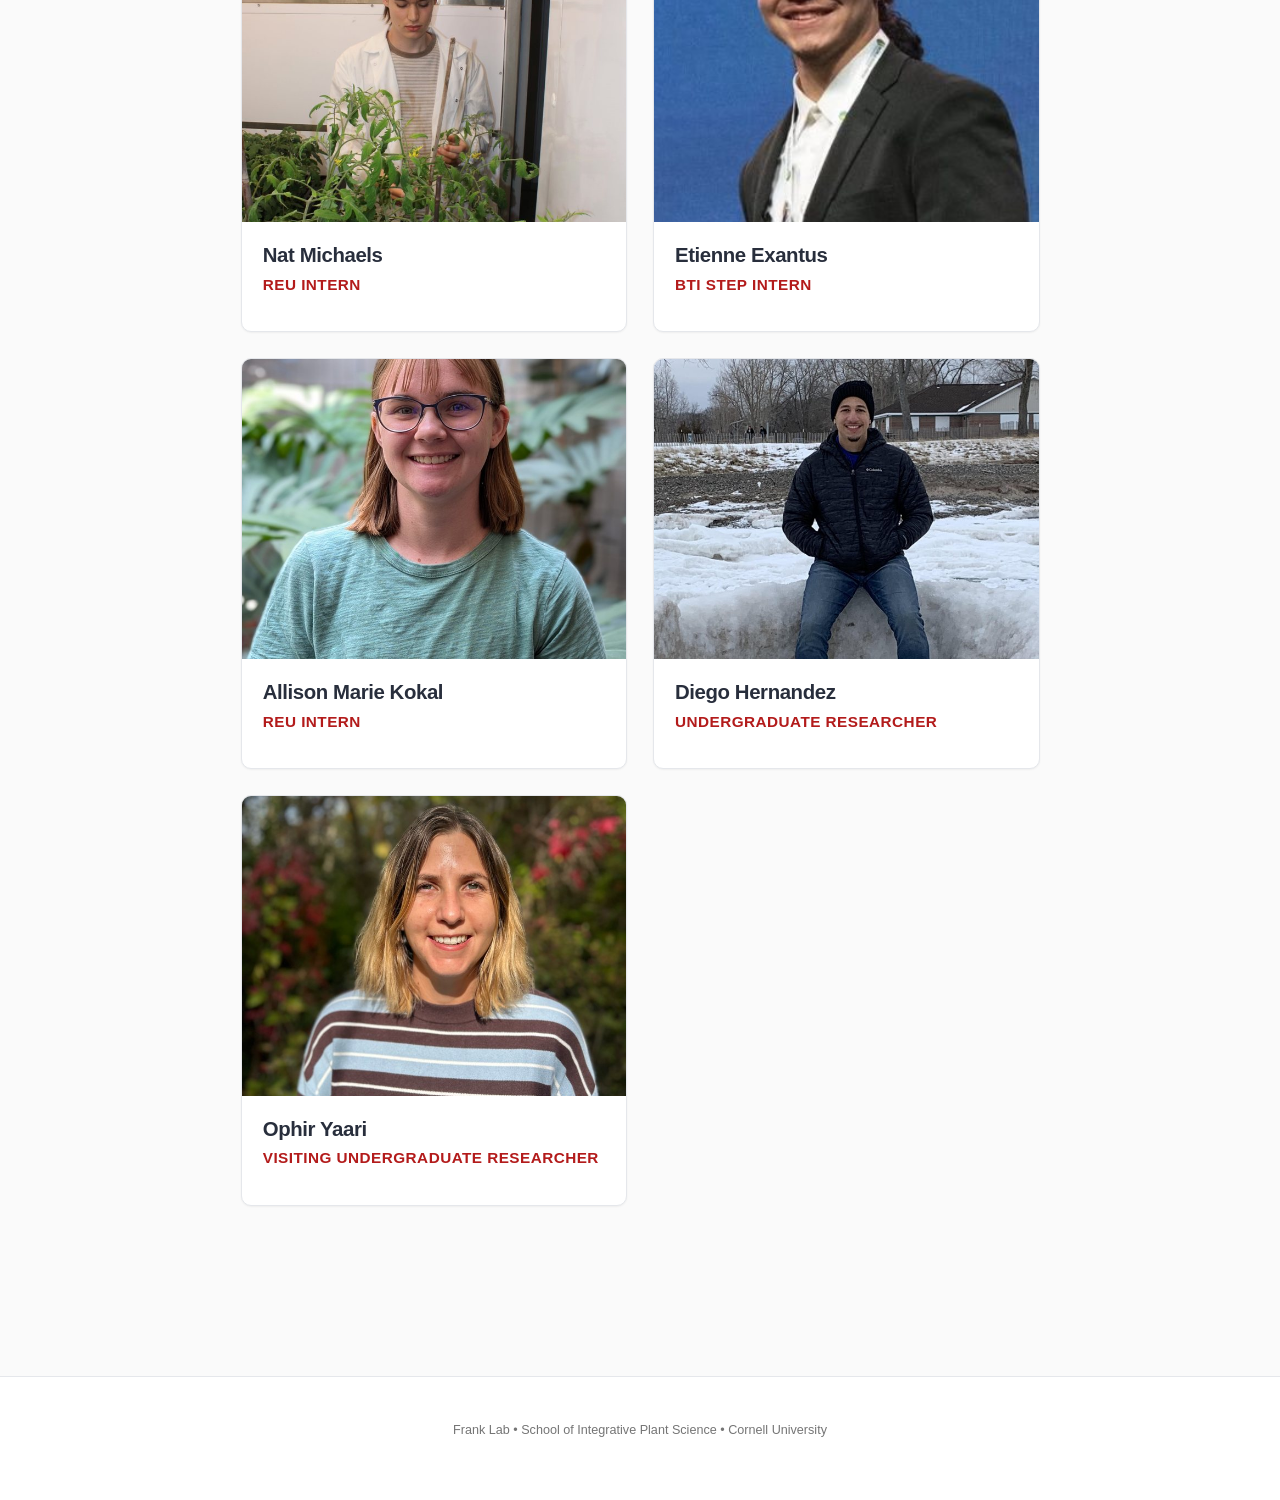
<file: docs/people.html>
<!DOCTYPE html>
<html xmlns="http://www.w3.org/1999/xhtml" lang="en" xml:lang="en"><head>

<meta charset="utf-8">
<meta name="generator" content="quarto-1.10.19">

<meta name="viewport" content="width=device-width, initial-scale=1.0, user-scalable=yes">


<title>Lab Members – Frank Lab</title>
<style>
/* Default styles provided by pandoc.
** See https://pandoc.org/MANUAL.html#variables-for-html for config info.
*/
span.smallcaps{font-variant: small-caps;}
div.columns{display: flex; gap: 1.5em;}
div.column{flex: auto;}
@media screen {
div.columns{gap: min(4vw, 1.5em);}
div.column{overflow-x: auto;}
}
div.hanging-indent{margin-left: 1.5em; text-indent: -1.5em;}
ul.task-list{list-style: none;}
ul.task-list li input[type="checkbox"] {
  width: 0.8em;
  margin: 0 0.8em 0.2em -1em; /* quarto-specific, see https://github.com/quarto-dev/quarto-cli/issues/4556 */ 
  vertical-align: middle;
}
</style>


<script src="site_libs/quarto-nav/quarto-nav.js"></script>
<script src="site_libs/quarto-nav/headroom.min.js"></script>
<script src="site_libs/clipboard/clipboard.min.js"></script>
<script src="site_libs/quarto-search/autocomplete.umd.js"></script>
<script src="site_libs/quarto-search/fuse.min.js"></script>
<script src="site_libs/quarto-search/quarto-search.js"></script>
<meta name="quarto:offset" content="./">
<script src="site_libs/quarto-html/quarto.js" type="module"></script>
<script src="site_libs/quarto-html/tabsets/tabsets.js" type="module"></script>
<script src="site_libs/quarto-html/popper.min.js"></script>
<script src="site_libs/quarto-html/tippy.umd.min.js"></script>
<script src="site_libs/quarto-html/anchor.min.js"></script>
<link href="site_libs/quarto-html/tippy.css" rel="stylesheet">
<link href="site_libs/quarto-html/quarto-syntax-highlighting-bf27225e3a48a9273f3daa8f8e829971.css" rel="stylesheet" id="quarto-text-highlighting-styles">
<script src="site_libs/bootstrap/bootstrap.min.js"></script>
<link href="site_libs/bootstrap/bootstrap-icons.css" rel="stylesheet">
<link href="site_libs/bootstrap/bootstrap-6191c8c4c757b97205a8995aa6c30869.min.css" rel="stylesheet" append-hash="true" id="quarto-bootstrap" data-mode="light">
<script id="quarto-search-options" type="application/json">{
  "location": "navbar",
  "copy-button": false,
  "collapse-after": 3,
  "panel-placement": "end",
  "type": "overlay",
  "limit": 50,
  "keyboard-shortcut": [
    "f",
    "/",
    "s"
  ],
  "show-item-context": false,
  "language": {
    "search-no-results-text": "No results",
    "search-matching-documents-text": "matching documents",
    "search-copy-link-title": "Copy link to search",
    "search-hide-matches-text": "Hide additional matches",
    "search-more-match-text": "more match in this document",
    "search-more-matches-text": "more matches in this document",
    "search-clear-button-title": "Clear",
    "search-text-placeholder": "",
    "search-detached-cancel-button-title": "Cancel",
    "search-submit-button-title": "Submit",
    "search-label": "Search"
  }
}</script>


<link rel="stylesheet" href="styles.css">
</head>

<body class="nav-fixed fullcontent quarto-light">

<div id="quarto-search-results"></div>
  <header id="quarto-header" class="headroom fixed-top">
    <nav class="navbar navbar-expand-lg " data-bs-theme="dark">
      <div class="navbar-container container-fluid">
      <div class="navbar-brand-container mx-auto">
    <a class="navbar-brand" href="./index.html">
    <span class="navbar-title">Frank Lab</span>
    </a>
  </div>
          <button class="navbar-toggler" type="button" data-bs-toggle="collapse" data-bs-target="#navbarCollapse" aria-controls="navbarCollapse" role="menu" aria-expanded="false" aria-label="Toggle navigation" onclick="if (window.quartoToggleHeadroom) { window.quartoToggleHeadroom(); }">
  <span class="navbar-toggler-icon"></span>
</button>
          <div class="collapse navbar-collapse" id="navbarCollapse">
            <ul class="navbar-nav navbar-nav-scroll me-auto">
  <li class="nav-item">
    <a class="nav-link" href="./index.html"> 
<span class="menu-text">Home</span></a>
  </li>  
  <li class="nav-item">
    <a class="nav-link" href="./about.html"> 
<span class="menu-text">About Us</span></a>
  </li>  
  <li class="nav-item">
    <a class="nav-link" href="./research.html"> 
<span class="menu-text">Research</span></a>
  </li>  
  <li class="nav-item">
    <a class="nav-link" href="./publications.html"> 
<span class="menu-text">Publications</span></a>
  </li>  
  <li class="nav-item">
    <a class="nav-link active" href="./people.html" aria-current="page"> 
<span class="menu-text">Lab Members</span></a>
  </li>  
  <li class="nav-item">
    <a class="nav-link" href="./contact.html"> 
<span class="menu-text">Contact</span></a>
  </li>  
</ul>
          </div> <!-- /navcollapse -->
            <div class="quarto-navbar-tools">
</div>
      </div> <!-- /container-fluid -->
    </nav>
</header>
<!-- content -->
<div id="quarto-content" class="quarto-container page-columns page-rows-contents page-layout-article page-navbar">
<!-- sidebar -->
<!-- margin-sidebar -->
    
<!-- main -->
<main class="content" id="quarto-document-content">

<header id="title-block-header" class="quarto-title-block default">
<div class="quarto-title">
<h1 class="title">Lab Members</h1>
</div>



<div class="quarto-title-meta">

    
  
    
  </div>
  


</header>


<div class="lab-slideshow-container" id="labSlideshow" aria-label="Frank Lab Group Photos Slideshow" role="region">
  <div class="lab-slide-badge" id="slideBadge">1 / 15</div>

  <div class="lab-slideshow-track">
    <!-- Slide 1 -->
    <div class="lab-slide active" data-index="0">
      <img src="images/groups/field-season-2026.jpg" class="lab-slide-img" style="object-position: center 82%;" alt="Greenhouse Grafting &amp; Phenotyping">
      <div class="lab-slide-overlay">
        <div class="lab-slide-caption">
          <span class="lab-slide-subtitle">Field Season 2026</span>
          <span class="lab-slide-title">Greenhouse Grafting &amp; Phenotyping</span>
        </div>
      </div>
    </div>
    <!-- Slide 2 -->
    <div class="lab-slide" data-index="1">
      <img src="images/groups/lab-team-portrait.jpg" class="lab-slide-img" style="object-position: center 50%;" alt="Plant Biology &amp; Molecular Genetics">
      <div class="lab-slide-overlay">
        <div class="lab-slide-caption">
          <span class="lab-slide-subtitle">Frank Lab Team</span>
          <span class="lab-slide-title">Plant Biology &amp; Molecular Genetics</span>
        </div>
      </div>
    </div>
    <!-- Slide 3 -->
    <div class="lab-slide" data-index="2">
      <img src="images/groups/cornell-campus-arts-quad.jpg" class="lab-slide-img" style="object-position: center 65%;" alt="Frank Lab on the Arts Quad &amp; McGraw Tower">
      <div class="lab-slide-overlay">
        <div class="lab-slide-caption">
          <span class="lab-slide-subtitle">Cornell University</span>
          <span class="lab-slide-title">Frank Lab on the Arts Quad &amp; McGraw Tower</span>
        </div>
      </div>
    </div>
    <!-- Slide 4 -->
    <div class="lab-slide" data-index="3">
      <img src="images/groups/arielle-wedding-celebration.jpg" class="lab-slide-img" style="object-position: center 40%;" alt="Celebrating Arielle's Wedding Together">
      <div class="lab-slide-overlay">
        <div class="lab-slide-caption">
          <span class="lab-slide-subtitle">Lab Celebrations</span>
          <span class="lab-slide-title">Celebrating Arielle's Wedding Together</span>
        </div>
      </div>
    </div>
    <!-- Slide 5 -->
    <div class="lab-slide" data-index="4">
      <img src="images/groups/cayuga-lake-summer-gathering.jpg" class="lab-slide-img" style="object-position: center 55%;" alt="Team Outing along Cayuga Lake">
      <div class="lab-slide-overlay">
        <div class="lab-slide-caption">
          <span class="lab-slide-subtitle">Summer Gathering</span>
          <span class="lab-slide-title">Team Outing along Cayuga Lake</span>
        </div>
      </div>
    </div>
    <!-- Slide 6 -->
    <div class="lab-slide" data-index="5">
      <img src="images/groups/lab-dinner-celebration.jpg" class="lab-slide-img" style="object-position: center 60%;" alt="Lab Dinner &amp; Social Gathering">
      <div class="lab-slide-overlay">
        <div class="lab-slide-caption">
          <span class="lab-slide-subtitle">Lab Community</span>
          <span class="lab-slide-title">Lab Dinner &amp; Social Gathering</span>
        </div>
      </div>
    </div>
    <!-- Slide 7 -->
    <div class="lab-slide" data-index="6">
      <img src="images/groups/ithaca-overlook-team.jpg" class="lab-slide-img" style="object-position: center 60%;" alt="Cayuga Lake Overlook with the Frank Lab Team">
      <div class="lab-slide-overlay">
        <div class="lab-slide-caption">
          <span class="lab-slide-subtitle">Ithaca, NY</span>
          <span class="lab-slide-title">Cayuga Lake Overlook with the Frank Lab Team</span>
        </div>
      </div>
    </div>
    <!-- Slide 8 -->
    <div class="lab-slide" data-index="7">
      <img src="images/groups/finger-lakes-vineyard-sunset.jpg" class="lab-slide-img" style="object-position: center 65%;" alt="Sunset Gathering at the Vineyard">
      <div class="lab-slide-overlay">
        <div class="lab-slide-caption">
          <span class="lab-slide-subtitle">Finger Lakes</span>
          <span class="lab-slide-title">Sunset Gathering at the Vineyard</span>
        </div>
      </div>
    </div>
    <!-- Slide 9 -->
    <div class="lab-slide" data-index="8">
      <img src="images/groups/lab-field-selfie.jpg" class="lab-slide-img" style="object-position: center 50%;" alt="Research Team Smiles in the Field">
      <div class="lab-slide-overlay">
        <div class="lab-slide-caption">
          <span class="lab-slide-subtitle">Lab Moments</span>
          <span class="lab-slide-title">Research Team Smiles in the Field</span>
        </div>
      </div>
    </div>
    <!-- Slide 10 -->
    <div class="lab-slide" data-index="9">
      <img src="images/groups/orchard-sunset-dinner.jpg" class="lab-slide-img" style="object-position: center 60%;" alt="Sunset Dinner &amp; Cider Tasting">
      <div class="lab-slide-overlay">
        <div class="lab-slide-caption">
          <span class="lab-slide-subtitle">Lab Outings</span>
          <span class="lab-slide-title">Sunset Dinner &amp; Cider Tasting</span>
        </div>
      </div>
    </div>
    <!-- Slide 11 -->
    <div class="lab-slide" data-index="10">
      <img src="images/groups/field-harvest-season.jpg" class="lab-slide-img" style="object-position: center 70%;" alt="Harvesting Experimental Lines in the Field">
      <div class="lab-slide-overlay">
        <div class="lab-slide-caption">
          <span class="lab-slide-subtitle">Field Season</span>
          <span class="lab-slide-title">Harvesting Experimental Lines in the Field</span>
        </div>
      </div>
    </div>
    <!-- Slide 12 -->
    <div class="lab-slide" data-index="11">
      <img src="images/groups/holiday-dinner-party.jpg" class="lab-slide-img" style="object-position: center 60%;" alt="Annual Frank Lab Holiday Celebration">
      <div class="lab-slide-overlay">
        <div class="lab-slide-caption">
          <span class="lab-slide-subtitle">Traditions</span>
          <span class="lab-slide-title">Annual Frank Lab Holiday Celebration</span>
        </div>
      </div>
    </div>
    <!-- Slide 13 -->
    <div class="lab-slide" data-index="12">
      <img src="images/groups/lab-birthday-chalkboard.jpg" class="lab-slide-img" style="object-position: center 50%;" alt="Birthday Celebrations in the Lab">
      <div class="lab-slide-overlay">
        <div class="lab-slide-caption">
          <span class="lab-slide-subtitle">Lab Milestones</span>
          <span class="lab-slide-title">Birthday Celebrations in the Lab</span>
        </div>
      </div>
    </div>
    <!-- Slide 14 -->
    <div class="lab-slide" data-index="13">
      <img src="images/groups/field-grafting-research.jpg" class="lab-slide-img" style="object-position: center 60%;" alt="Field Trials &amp; Grafting Experiments">
      <div class="lab-slide-overlay">
        <div class="lab-slide-caption">
          <span class="lab-slide-subtitle">Field Research</span>
          <span class="lab-slide-title">Field Trials &amp; Grafting Experiments</span>
        </div>
      </div>
    </div>
    <!-- Slide 15 -->
    <div class="lab-slide" data-index="14">
      <img src="images/groups/taughannock-falls-outing.jpg" class="lab-slide-img" style="object-position: center 38%;" alt="Taughannock Falls State Park • Ithaca, NY">
      <div class="lab-slide-overlay">
        <div class="lab-slide-caption">
          <span class="lab-slide-subtitle">Lab Outings</span>
          <span class="lab-slide-title">Taughannock Falls State Park • Ithaca, NY</span>
        </div>
      </div>
    </div>
  </div>

  <!-- Navigation Arrows -->
  <button class="lab-slide-nav lab-slide-prev" id="prevSlide" aria-label="Previous slide">‹</button>
  <button class="lab-slide-nav lab-slide-next" id="nextSlide" aria-label="Next slide">›</button>

  <!-- Pagination Dots -->
  <div class="lab-slide-dots" id="slideDots">
    <button class="lab-dot active" data-index="0" aria-label="Go to slide 1"></button>
    <button class="lab-dot" data-index="1" aria-label="Go to slide 2"></button>
    <button class="lab-dot" data-index="2" aria-label="Go to slide 3"></button>
    <button class="lab-dot" data-index="3" aria-label="Go to slide 4"></button>
    <button class="lab-dot" data-index="4" aria-label="Go to slide 5"></button>
    <button class="lab-dot" data-index="5" aria-label="Go to slide 6"></button>
    <button class="lab-dot" data-index="6" aria-label="Go to slide 7"></button>
    <button class="lab-dot" data-index="7" aria-label="Go to slide 8"></button>
    <button class="lab-dot" data-index="8" aria-label="Go to slide 9"></button>
    <button class="lab-dot" data-index="9" aria-label="Go to slide 10"></button>
    <button class="lab-dot" data-index="10" aria-label="Go to slide 11"></button>
    <button class="lab-dot" data-index="11" aria-label="Go to slide 12"></button>
    <button class="lab-dot" data-index="12" aria-label="Go to slide 13"></button>
    <button class="lab-dot" data-index="13" aria-label="Go to slide 14"></button>
    <button class="lab-dot" data-index="14" aria-label="Go to slide 15"></button>
  </div>
</div>

<script>
(function() {
  function initSlideshow() {
    const container = document.getElementById('labSlideshow');
    if (!container) return;

    const slides = container.querySelectorAll('.lab-slide');
    const dots = container.querySelectorAll('.lab-dot');
    const badge = document.getElementById('slideBadge');
    const prevBtn = document.getElementById('prevSlide');
    const nextBtn = document.getElementById('nextSlide');
    let current = 0;
    const total = slides.length;
    let timer = null;

    function goToSlide(n) {
      slides[current].classList.remove('active');
      dots[current].classList.remove('active');
      current = (n + total) % total;
      slides[current].classList.add('active');
      dots[current].classList.add('active');
      if (badge) badge.textContent = (current + 1) + ' / ' + total;
    }

    function nextSlide() { goToSlide(current + 1); }
    function prevSlide() { goToSlide(current - 1); }

    function startTimer() {
      stopTimer();
      timer = setInterval(nextSlide, 5000);
    }
    function stopTimer() {
      if (timer) clearInterval(timer);
    }

    if (prevBtn) {
      prevBtn.addEventListener('click', function(e) {
        e.preventDefault();
        prevSlide();
        startTimer();
      });
    }

    if (nextBtn) {
      nextBtn.addEventListener('click', function(e) {
        e.preventDefault();
        nextSlide();
        startTimer();
      });
    }

    dots.forEach(function(dot, idx) {
      dot.addEventListener('click', function(e) {
        e.preventDefault();
        goToSlide(idx);
        startTimer();
      });
    });

    container.addEventListener('mouseenter', stopTimer);
    container.addEventListener('mouseleave', startTimer);

    container.setAttribute('tabindex', '0');
    container.addEventListener('keydown', function(e) {
      if (e.key === 'ArrowLeft') {
        prevSlide();
        startTimer();
      } else if (e.key === 'ArrowRight') {
        nextSlide();
        startTimer();
      }
    });

    let touchStartX = 0;
    let touchEndX = 0;
    container.addEventListener('touchstart', function(e) {
      touchStartX = e.changedTouches[0].screenX;
    }, { passive: true });

    container.addEventListener('touchend', function(e) {
      touchEndX = e.changedTouches[0].screenX;
      if (touchStartX - touchEndX > 50) {
        nextSlide();
        startTimer();
      } else if (touchEndX - touchStartX > 50) {
        prevSlide();
        startTimer();
      }
    }, { passive: true });

    startTimer();
  }

  if (document.readyState === 'loading') {
    document.addEventListener('DOMContentLoaded', initSlideshow);
  } else {
    initSlideshow();
  }
})();
</script>
<section id="current-lab-members" class="level2">
<h2 class="anchored" data-anchor-id="current-lab-members">Current Lab Members</h2>
<div class="people-grid">
<div class="person-card">
<div class="person-photo-wrapper">
<img src="images/people/dr-margaret-frank.jpg" alt="Dr. Margaret Frank" class="person-photo" style="object-position: center 65%;">
</div>
<div class="person-details">
<h3 class="person-name anchored">
Dr.&nbsp;Margaret Frank
</h3>
<p class="person-role">
Principal Investigator
</p>
<div class="person-bio">
<p>
Margaret is a molecular plant biologist who is broadly interested in understanding how multicellular organisms communicate across tissues and organ systems, and applying this knowledge towards sustainable crop production. Margaret joined Cornell’s School of Integrative Plant Science (<a href="https://sips.cals.cornell.edu/" target="_blank" rel="noopener">SIPS</a>) in July 2018. Prior to moving to Cornell, Margaret was an NSF PGRP Postdoctoral Fellow at the Donald Danforth Plant Science Center in St Louis, MO, where she studied the dynamics of graft junction formation and graft-transmissible RNA movement.
</p>
<p>
Margaret earned her PhD at Cornell, working with <a href="http://scanlonlab.plantbio.cornell.edu/" target="_blank" rel="noopener">Mike Scanlon</a> on the evolution of shoot meristem patterning in early land plant lineages.
</p>
<p>
When she’s not doing science, Margaret loves to run, travel, and drink coffee.
</p>
</div>
</div>
</div>
<div class="person-card">
<div class="person-photo-wrapper">
<img src="images/people/michelle-heeney.jpg" alt="Michelle Heeney" class="person-photo" style="object-position: center 25%;">
</div>
<div class="person-details">
<h3 class="person-name anchored">
Michelle Heeney
</h3>
<p class="person-role">
Ph.D.&nbsp;Candidate
</p>
<div class="person-bio">
<p>
Michelle is a PhD student in the Frank Lab and the <a href="https://roeder.wicmb.cornell.edu/" target="_blank" rel="noopener">Roeder Lab</a>. She works on dissecting the underpinnings controlling and influencing long distance mRNA movement. Michelle graduated from the University of Massachusetts with two B.S.’ one in biology and one in math with a concentration in statistics. Her undergraduate thesis work focused on floral morphology in grasses, under the guidance of <a href="http://www.bartlettlab.org/" target="_blank" rel="noopener">Dr.&nbsp;Madelaine Bartlett</a>.
</p>
<p>
Michelle also worked in the biotech industry at the startup company <a href="https://inari.com/" target="_blank" rel="noopener">Inari Agriculture</a> where she developed her skills of plant transformation and bioinformatics.
</p>
<p>
Outside of the lab Michelle has a passion for film photography and fine art.
</p>
</div>
</div>
</div>
<div class="person-card">
<div class="person-photo-wrapper">
<img src="images/people/zachary-joseph-ruwitch.jpg" alt="Zachary Joseph Ruwitch" class="person-photo" style="object-position: center 55%;">
</div>
<div class="person-details">
<h3 class="person-name anchored">
Zachary Joseph Ruwitch
</h3>
<p class="person-role">
Undergraduate Researcher
</p>
<div class="person-bio">
<p>
Zachary is an undergraduate researcher in the Frank Lab, working under the mentorship of Sam Yanders. He is majoring in Plant Sciences with a concentration in Integrative Genomics and Molecular Biology, and also conducts research in the Mazourek Lab at Cornell University. His academic interests center on plant genetics, molecular biology, and the role of agriculture in sustainable development.
</p>
<p>
Outside of the lab, Zach enjoys camping, canoeing, and rock climbing. He’s also a big St.&nbsp;Louis Cardinals and Blues fan.
</p>
</div>
</div>
</div>
<div class="person-card">
<div class="person-photo-wrapper">
<img src="images/people/elise-boisvert.jpg" alt="Elise Boisvert" class="person-photo">
</div>
<div class="person-details">
<h3 class="person-name anchored">
Elise Boisvert
</h3>
<p class="person-role">
Ph.D.&nbsp;Candidate
</p>
<div class="person-bio">
<p>
Elise is a PhD student in the Frank lab where she works to shine light on the inner workings of grafted plants. She studies what is happening on a cellular and molecular level as the plant works to heal and join together. Elise started in the Frank lab during her undergraduate at Cornell. Her undergraduate work included a focus in rootstocks and root architecture, and in heterografting solanaceous plants to track mRNA movement.
</p>
<p>
Outside of the lab, Elise enjoys kayaking, hiking, and hanging out with her cute dogs.
</p>
</div>
</div>
</div>
<div class="person-card">
<div class="person-photo-wrapper">
<img src="images/people/jessica-morgan.jpg" alt="Jessica Morgan" class="person-photo">
</div>
<div class="person-details">
<h3 class="person-name anchored">
Jessica Morgan
</h3>
<p class="person-role">
Post-Doctoral Researcher
</p>
<div class="person-bio">
<p>
More to come!
</p>
</div>
</div>
</div>
<div class="person-card">
<div class="person-photo-wrapper">
<img src="images/people/tian-gong.jpg" alt="Tian Gong" class="person-photo">
</div>
<div class="person-details">
<h3 class="person-name anchored">
Tian Gong
</h3>
<p class="person-role">
Post-Doctoral Researcher
</p>
<div class="person-bio">
<p>
Tian is a post-doctoral researcher in the Frank lab. She’s working on grafted tomato production under high tunnel conditions.
</p>
<p>
Tian got her Ph.D.&nbsp;in Horticultural Sciences from the University of Florida.
</p>
<p>
Tian is known to enjoy exploring Ithaca and eating Cornell dairy ice cream in her free time!
</p>
</div>
</div>
</div>
<div class="person-card">
<div class="person-photo-wrapper">
<img src="images/people/noor-albader.jpg" alt="Noor AlBader" class="person-photo">
</div>
<div class="person-details">
<h3 class="person-name anchored">
Noor AlBader
</h3>
<p class="person-role">
Post-Doctoral Researcher
</p>
<div class="person-bio">
<p>
</p><p>Noor broadly studies the transcriptional response to abiotic and biotic stressors in plants. Her work has encompassed staple crops such as rice, to novelty organisms such as chia and the beaver. Her genomic work has also led her to work on date palm and wild relatives of rice, with a focus on adaptation to desert and costal regions, respectively, at the Center of Desert Agriculture (KAUST).</p>
She completed her PhD (2019) in the Molecular and Cellular Biology Program at Oregon State University (OSU). She is now a post-doctoral researcher, co-hosted by the Frank and <a href="https://btiscience.org/andrew-nelson/" target="_blank" rel="noopener">Nelson</a> labs.
<p></p>
</div>
</div>
</div>
<div class="person-card">
<div class="person-photo-wrapper">
<img src="images/people/tin-aye.jpg" alt="Tin Aye" class="person-photo">
</div>
<div class="person-details">
<h3 class="person-name anchored">
Tin Aye
</h3>
<p class="person-role">
Undergraduate Researcher
</p>
<div class="person-bio">
<p>
coming soon!
</p>
</div>
</div>
</div>
<div class="person-card">
<div class="person-photo-wrapper">
<img src="images/people/sam-yanders.jpg" alt="Sam Yanders" class="person-photo">
</div>
<div class="person-details">
<h3 class="person-name anchored">
Sam Yanders
</h3>
<p class="person-role">
Ph.D.&nbsp;Student
</p>
<div class="person-bio">
<p>
</p><p>Sam is a PhD student in the Frank lab where she studies the mechanisms that regulate graft compatibility. She received her B.S. in Plant Sciences with emphases in Biology, Horticulture, and Crop Sciences from the University of Missouri. Her undergraduate research focused on the characterization of genes related to ATP stress signaling in the lab of Dr.&nbsp;Gary Stacey, as well as teaching undergraduate courses under the guidance of Dr.&nbsp;Mary Ann Gowdy.</p>
In her free time, Sam enjoys kayaking, cooking, playing video games, spending time with friends, and making her dog wear funny clothes.
<p></p>
</div>
</div>
</div>
<div class="person-card">
<div class="person-photo-wrapper">
<img src="images/people/israel-gabay.jpg" alt="Israel Gabay" class="person-photo">
</div>
<div class="person-details">
<h3 class="person-name anchored">
Israel Gabay
</h3>
<p class="person-role">
Post-Doctoral Researcher
</p>
<div class="person-bio">
<p>
</p><p>Israel is a postdoc investigating the coupling of hydromechanical and electrophysiological processes in mediating long-distance signals in crops. His research aims to enhance our understanding of the inner communication system in plants and leverage this knowledge to guide crop improvement and plant bioengineering.</p>
<p>Israel holds a Ph.D.&nbsp;in mechanical engineering from the Technion - Israel Institute of Technology. He is hosted by the Frank and Stroock labs and supported by the Fulbright Fellowship.</p>
In his free time, Israel enjoys spending time with friends and family and playing soccer.
<p></p>
</div>
</div>
</div>
<div class="person-card">
<div class="person-photo-wrapper">
<img src="images/people/antone-jung.jpg" alt="Antone Jung" class="person-photo" style="object-position: center 35%;">
</div>
<div class="person-details">
<h3 class="person-name anchored">
Antone Jung
</h3>
<p class="person-role">
Undergraduate Researcher
</p>
<div class="person-bio">
<p>
Antone is mentored by graduate student Michelle Heeney and works jointly between the Frank lab and the lab of Dr.&nbsp;Adrienne Roeder.
</p>
</div>
</div>
</div>
<div class="person-card">
<div class="person-photo-wrapper">
<img src="images/people/xing-ma.jpg" alt="Xing Ma" class="person-photo" style="object-position: center 35%;">
</div>
<div class="person-details">
<h3 class="person-name anchored">
Xing Ma
</h3>
<p class="person-role">
Laboratory Technician
</p>
<div class="person-bio">
<p>
</p><p>Xing is a plant pathologist who pinpointed Dickeya dianthicola as the source of potato blackleg and soft rot outbreaks after 2014 in the Northeast US. His work also identified the potential of wild species Solanum microdontum to build better disease resistance into potato crops.</p>
With a PhD from THE OSU and a decade of research experience at Cornell, Xing has deep expertise in pathogen genomics and bioinformatics. When he’s off the clock, you’ll likely find him researching computer parts for his next PC build, playing video games, or catching up on music.
<p></p>
</div>
</div>
</div>
<div class="person-card">
<div class="person-photo-wrapper">
<img src="images/people/henry-sun.jpg" alt="Henry Sun" class="person-photo">
</div>
<div class="person-details">
<h3 class="person-name anchored">
Henry Sun
</h3>
<p class="person-role">
Undergraduate Researcher
</p>
<div class="person-bio">
<p>
more coming soon!
</p>
</div>
</div>
</div>
<div class="person-card">
<div class="person-photo-wrapper">
<img src="images/people/emma-nam.jpg" alt="Emma Nam" class="person-photo" style="object-position: center 40%;">
</div>
<div class="person-details">
<h3 class="person-name anchored">
Emma Nam
</h3>
<p class="person-role">
Undergraduate Researcher
</p>
<div class="person-bio">
<p>
Emma is an undergraduate researcher in the Frank Lab working under the mentorship of Israel Gabay. As a Chemical Engineering student, she is passionate about understanding how plants communicate and respond to their environment, with broader interests in sustainable agriculture and engineering approaches to biology. Outside the lab, Emma is a member of the Cornell Cheerleading Team and enjoys expressing her creativity through sewing, baking, and growing her collection of Smiskis. In her free time, she loves staying active through running and spending time outdoors.
</p>
</div>
</div>
</div>
<div class="person-card">
<div class="person-photo-wrapper">
<img src="images/people/lucia-gore.jpg" alt="Lucia Gore" class="person-photo" style="object-position: center 45%;">
</div>
<div class="person-details">
<h3 class="person-name anchored">
Lucia Gore
</h3>
<p class="person-role">
Undergraduate Researcher
</p>
<div class="person-bio">
<p>
</p><p>Lucia just finished her freshman year at Cornell as a plant science major, hoping to minor in nutrition. Her academic interests include plant genetics, nutrition, food science, and community outreach/engagement.</p>
Outside of the lab, she enjoys running, boxing, painting, and drawing, and engaging with the community.
<p></p>
</div>
</div>
</div>
<div class="person-card">
<div class="person-photo-wrapper">
<img src="images/people/guinevere-goldberg.jpg" alt="Guinevere Goldberg" class="person-photo">
</div>
<div class="person-details">
<h3 class="person-name anchored">
Guinevere Goldberg
</h3>
<p class="person-role">
Scientist in training
</p>
<div class="person-bio">
<p>
Gwenny joined the lab in November 2019. Since then she has provided her expertise in tomato taste-testing. She can be found joining Margaret in meetings, stomping in puddles, or enjoying school.
</p>
</div>
</div>
</div>
<div class="person-card">
<div class="person-photo-wrapper">
<img src="images/people/annabel-and-graham.jpg" alt="Annabel and Graham" class="person-photo">
</div>
<div class="person-details">
<h3 class="person-name anchored">
Annabel and Graham
</h3>
<p class="person-role">
Scientists in training
</p>
<div class="person-bio">
<p>
Annabel and Graham joined the lab in June 2024. They are preparing for fruitful careers in field research
</p>
<p>
Past Members
</p>
</div>
</div>
</div>
<div class="person-card">
<div class="person-photo-wrapper">
<img src="images/people/weiwei-chen.jpg" alt="Weiwei Chen" class="person-photo" style="object-position: 80% 70%;">
</div>
<div class="person-details">
<h3 class="person-name anchored">
Weiwei Chen
</h3>
<p class="person-role">
Post-Doctoral Researcher
</p>
</div>
</div>
</div>
</section>
<section id="alumni" class="level2">
<h2 class="anchored" data-anchor-id="alumni">Alumni</h2>
<div class="people-grid">
<div class="person-card">
<div class="person-photo-wrapper">
<img src="images/people/dr-hannah-rae-thomas.jpg" alt="Dr. Hannah Rae Thomas" class="person-photo" style="object-position: center 35%;">
</div>
<div class="person-details">
<h3 class="person-name anchored">
Dr.&nbsp;Hannah Rae Thomas
</h3>
<p class="person-role">
Ph.D.&nbsp;Recipient
</p>
</div>
</div>
<div class="person-card">
<div class="person-photo-wrapper">
<img src="images/people/dr-brandon-williams.jpg" alt="Dr. Brandon Williams" class="person-photo">
</div>
<div class="person-details">
<h3 class="person-name anchored">
Dr.&nbsp;Brandon Williams
</h3>
<p class="person-role">
Ph.D.&nbsp;Recipient
</p>
</div>
</div>
<div class="person-card">
<div class="person-photo-wrapper">
<img src="images/people/paul-ren-huang-chong.jpg" alt="Paul Ren-Huang Chong" class="person-photo">
</div>
<div class="person-details">
<h3 class="person-name anchored">
Paul Ren-Huang Chong
</h3>
<p class="person-role">
Undergraduate Researcher
</p>
</div>
</div>
<div class="person-card">
<div class="person-photo-wrapper">
<img src="images/people/audrey-widmier.jpg" alt="Audrey Widmier" class="person-photo">
</div>
<div class="person-details">
<h3 class="person-name anchored">
Audrey Widmier
</h3>
<p class="person-role">
NSF REPS Intern
</p>
</div>
</div>
<div class="person-card">
<div class="person-photo-wrapper">
<img src="images/people/jenny-probst.jpg" alt="Jenny Probst" class="person-photo">
</div>
<div class="person-details">
<h3 class="person-name anchored">
Jenny Probst
</h3>
<p class="person-role">
Undergraduate Lab Tech
</p>
</div>
</div>
<div class="person-card">
<div class="person-photo-wrapper">
<img src="images/people/dr-kevin-hines.jpg" alt="Dr. Kevin Hines" class="person-photo">
</div>
<div class="person-details">
<h3 class="person-name anchored">
Dr.&nbsp;Kevin Hines
</h3>
<p class="person-role">
Lab Tech
</p>
</div>
</div>
<div class="person-card">
<div class="person-photo-wrapper">
<img src="images/people/umair-ahsan.jpg" alt="Umair Ahsan" class="person-photo">
</div>
<div class="person-details">
<h3 class="person-name anchored">
Umair Ahsan
</h3>
<p class="person-role">
Post-Doctoral Researcher
</p>
</div>
</div>
<div class="person-card">
<div class="person-photo-wrapper">
<img src="images/people/matthew-hecking.jpg" alt="Matthew Hecking" class="person-photo">
</div>
<div class="person-details">
<h3 class="person-name anchored">
Matthew Hecking
</h3>
<p class="person-role">
Lab Tech
</p>
</div>
</div>
<div class="person-card">
<div class="person-photo-wrapper">
<img src="images/people/sophia-monroe.jpg" alt="Sophia Monroe" class="person-photo">
</div>
<div class="person-details">
<h3 class="person-name anchored">
Sophia Monroe
</h3>
<p class="person-role">
REU Intern
</p>
</div>
</div>
<div class="person-card">
<div class="person-photo-wrapper">
<img src="images/people/nicole-hempel.jpg" alt="Nicole Hempel" class="person-photo">
</div>
<div class="person-details">
<h3 class="person-name anchored">
Nicole Hempel
</h3>
<p class="person-role">
Undergraduate Researcher
</p>
</div>
</div>
<div class="person-card">
<div class="person-photo-wrapper">
<img src="images/people/allie-hermanson.jpg" alt="Allie Hermanson" class="person-photo" style="object-position: center 40%;">
</div>
<div class="person-details">
<h3 class="person-name anchored">
Allie Hermanson
</h3>
<p class="person-role">
Undergraduate Researcher
</p>
</div>
</div>
<div class="person-card">
<div class="person-photo-wrapper">
<img src="images/people/yuanzheng-yue.jpg" alt="Yuanzheng Yue" class="person-photo">
</div>
<div class="person-details">
<h3 class="person-name anchored">
Yuanzheng Yue
</h3>
<p class="person-role">
Visiting Postdoctoral Scholar
</p>
</div>
</div>
<div class="person-card">
<div class="person-photo-wrapper">
<img src="images/people/dr-hamid-razifard.jpg" alt="Dr. Hamid Razifard" class="person-photo">
</div>
<div class="person-details">
<h3 class="person-name anchored">
Dr.&nbsp;Hamid Razifard
</h3>
<p class="person-role">
Post-Doctoral Researcher
</p>
</div>
</div>
<div class="person-card">
<div class="person-photo-wrapper">
<img src="images/people/eliza-odonnell.jpg" alt="Eliza O'Donnell" class="person-photo">
</div>
<div class="person-details">
<h3 class="person-name anchored">
Eliza O'Donnell
</h3>
<p class="person-role">
REU Intern
</p>
</div>
</div>
<div class="person-card">
<div class="person-photo-wrapper">
<img src="images/people/david-zimmerman.jpg" alt="David Zimmerman" class="person-photo">
</div>
<div class="person-details">
<h3 class="person-name anchored">
David Zimmerman
</h3>
<p class="person-role">
REU Intern
</p>
</div>
</div>
<div class="person-card">
<div class="person-photo-wrapper">
<img src="images/people/kylie-shae-weis.jpg" alt="Kylie Shae Weis" class="person-photo">
</div>
<div class="person-details">
<h3 class="person-name anchored">
Kylie Shae Weis
</h3>
<p class="person-role">
REU Intern
</p>
</div>
</div>
<div class="person-card">
<div class="person-photo-wrapper">
<img src="images/people/kyle-griswold.jpg" alt="Kyle Griswold" class="person-photo">
</div>
<div class="person-details">
<h3 class="person-name anchored">
Kyle Griswold
</h3>
<p class="person-role">
Undergraduate Researcher
</p>
</div>
</div>
<div class="person-card">
<div class="person-photo-wrapper">
<img src="images/people/jules-hart.jpg" alt="Jules Hart" class="person-photo" style="object-position: center 35%;">
</div>
<div class="person-details">
<h3 class="person-name anchored">
Jules Hart
</h3>
<p class="person-role">
Undergraduate Researcher
</p>
</div>
</div>
<div class="person-card">
<div class="person-photo-wrapper">
<img src="images/people/alice-gevorgyan.jpg" alt="Alice Gevorgyan" class="person-photo">
</div>
<div class="person-details">
<h3 class="person-name anchored">
Alice Gevorgyan
</h3>
<p class="person-role">
Undergraduate Researcher &amp; Lab Technician
</p>
</div>
</div>
<div class="person-card">
<div class="person-photo-wrapper">
<img src="images/people/thomas-lonergan.jpg" alt="Thomas Lonergan" class="person-photo">
</div>
<div class="person-details">
<h3 class="person-name anchored">
Thomas Lonergan
</h3>
<p class="person-role">
Research Assistant
</p>
</div>
</div>
<div class="person-card">
<div class="person-photo-wrapper">
<img src="images/people/alexis-ellis.jpg" alt="Alexis Ellis" class="person-photo">
</div>
<div class="person-details">
<h3 class="person-name anchored">
Alexis Ellis
</h3>
<p class="person-role">
REU Intern
</p>
</div>
</div>
<div class="person-card">
<div class="person-photo-wrapper">
<img src="images/people/oge-okpala.jpg" alt="Oge Okpala" class="person-photo">
</div>
<div class="person-details">
<h3 class="person-name anchored">
Oge Okpala
</h3>
<p class="person-role">
REU Intern
</p>
</div>
</div>
<div class="person-card">
<div class="person-photo-wrapper">
<img src="images/people/arielle-johnson.jpg" alt="Arielle Johnson" class="person-photo">
</div>
<div class="person-details">
<h3 class="person-name anchored">
Arielle Johnson
</h3>
<p class="person-role">
Ph.D.&nbsp;Recipient
</p>
</div>
</div>
<div class="person-card">
<div class="person-photo-wrapper">
<img src="images/people/lara-jacobowitz.jpg" alt="Lara Jacobowitz" class="person-photo">
</div>
<div class="person-details">
<h3 class="person-name anchored">
Lara Jacobowitz
</h3>
<p class="person-role">
REU Intern
</p>
</div>
</div>
<div class="person-card">
<div class="person-photo-wrapper">
<img src="images/people/matthew-norman-ariztia.jpg" alt="Matthew Norman-Ariztía" class="person-photo">
</div>
<div class="person-details">
<h3 class="person-name anchored">
Matthew Norman-Ariztía
</h3>
<p class="person-role">
Undergraduate Researcher
</p>
</div>
</div>
<div class="person-card">
<div class="person-photo-wrapper">
<img src="images/people/adrian-munoz.jpg" alt="Adrian Munoz" class="person-photo">
</div>
<div class="person-details">
<h3 class="person-name anchored">
Adrian Munoz
</h3>
<p class="person-role">
REU intern
</p>
</div>
</div>
<div class="person-card">
<div class="person-photo-wrapper">
<img src="images/people/felix-guo.jpg" alt="Felix Guo" class="person-photo">
</div>
<div class="person-details">
<h3 class="person-name anchored">
Felix Guo
</h3>
<p class="person-role">
REU intern
</p>
</div>
</div>
<div class="person-card">
<div class="person-photo-wrapper">
<img src="images/people/vesna-bacheva.jpg" alt="Vesna Bacheva" class="person-photo">
</div>
<div class="person-details">
<h3 class="person-name anchored">
Vesna Bacheva
</h3>
<p class="person-role">
</p><p>Former Post-Doctoral Researcher</p>
<p>Assistant Professor</p>
at the University of Groningen
<p></p>
</div>
</div>
<div class="person-card">
<div class="person-photo-wrapper">
<img src="images/people/juliane-scholtz.jpg" alt="Juliane Scholtz" class="person-photo" style="object-position: center 15%;">
</div>
<div class="person-details">
<h3 class="person-name anchored">
Juliane Scholtz
</h3>
<p class="person-role">
Laboratory and Research Technician
</p>
</div>
</div>
<div class="person-card">
<div class="person-photo-wrapper">
<div class="person-photo-placeholder">
JG
</div>
</div>
<div class="person-details">
<h3 class="person-name anchored">
Jack Greger
</h3>
<p class="person-role">
REU Intern
</p>
</div>
</div>
<div class="person-card">
<div class="person-photo-wrapper">
<img src="images/people/samantha-pelletier.jpg" alt="Samantha Pelletier" class="person-photo">
</div>
<div class="person-details">
<h3 class="person-name anchored">
Samantha Pelletier
</h3>
<p class="person-role">
Lab Technician
</p>
</div>
</div>
<div class="person-card">
<div class="person-photo-wrapper">
<img src="images/people/nicole-szeluga.jpg" alt="Nicole Szeluga" class="person-photo">
</div>
<div class="person-details">
<h3 class="person-name anchored">
Nicole Szeluga
</h3>
<p class="person-role">
Ph.D.&nbsp;Recipient
</p>
</div>
</div>
<div class="person-card">
<div class="person-photo-wrapper">
<img src="images/people/nat-michaels.jpg" alt="Nat Michaels" class="person-photo">
</div>
<div class="person-details">
<h3 class="person-name anchored">
Nat Michaels
</h3>
<p class="person-role">
REU Intern
</p>
</div>
</div>
<div class="person-card">
<div class="person-photo-wrapper">
<img src="images/people/etienne-exantus.jpg" alt="Etienne Exantus" class="person-photo">
</div>
<div class="person-details">
<h3 class="person-name anchored">
Etienne Exantus
</h3>
<p class="person-role">
BTI STEP Intern
</p>
</div>
</div>
<div class="person-card">
<div class="person-photo-wrapper">
<img src="images/people/allison-marie-kokal.jpg" alt="Allison Marie Kokal" class="person-photo">
</div>
<div class="person-details">
<h3 class="person-name anchored">
Allison Marie Kokal
</h3>
<p class="person-role">
REU Intern
</p>
</div>
</div>
<div class="person-card">
<div class="person-photo-wrapper">
<img src="images/people/diego-hernandez.jpg" alt="Diego Hernandez" class="person-photo" style="object-position: center 18%;">
</div>
<div class="person-details">
<h3 class="person-name anchored">
Diego Hernandez
</h3>
<p class="person-role">
Undergraduate Researcher
</p>
</div>
</div>
<div class="person-card">
<div class="person-photo-wrapper">
<img src="images/people/ophir-yaari.jpg" alt="Ophir Yaari" class="person-photo">
</div>
<div class="person-details">
<h3 class="person-name anchored">
Ophir Yaari
</h3>
<p class="person-role">
Visiting Undergraduate Researcher
</p>
</div>
</div>
</div>


</section>

</main> <!-- /main -->
<script id="quarto-html-after-body" type="application/javascript">
  window.document.addEventListener("DOMContentLoaded", function (event) {
    const icon = "";
    const anchorJS = new window.AnchorJS();
    anchorJS.options = {
      placement: 'right',
      icon: icon
    };
    anchorJS.add('.anchored');
    const isCodeAnnotation = (el) => {
      for (const clz of el.classList) {
        if (clz.startsWith('code-annotation-')) {                     
          return true;
        }
      }
      return false;
    }
    const onCopySuccess = function(e) {
      // button target
      const button = e.trigger;
      // don't keep focus
      button.blur();
      // flash "checked"
      button.classList.add('code-copy-button-checked');
      var currentTitle = button.getAttribute("title");
      button.setAttribute("title", "Copied!");
      let tooltip;
      if (window.bootstrap) {
        button.setAttribute("data-bs-toggle", "tooltip");
        button.setAttribute("data-bs-placement", "left");
        button.setAttribute("data-bs-title", "Copied!");
        tooltip = new bootstrap.Tooltip(button, 
          { trigger: "manual", 
            customClass: "code-copy-button-tooltip",
            offset: [0, -8]});
        tooltip.show();    
      }
      setTimeout(function() {
        if (tooltip) {
          tooltip.hide();
          button.removeAttribute("data-bs-title");
          button.removeAttribute("data-bs-toggle");
          button.removeAttribute("data-bs-placement");
        }
        button.setAttribute("title", currentTitle);
        button.classList.remove('code-copy-button-checked');
      }, 1000);
      // clear code selection
      e.clearSelection();
    }
    const getTextToCopy = function(trigger) {
      const outerScaffold = trigger.parentElement.cloneNode(true);
      const codeEl = outerScaffold.querySelector('code');
      for (const childEl of codeEl.children) {
        if (isCodeAnnotation(childEl)) {
          childEl.remove();
        }
      }
      return codeEl.innerText;
    }
    const clipboard = new window.ClipboardJS('.code-copy-button:not([data-in-quarto-modal])', {
      text: getTextToCopy
    });
    clipboard.on('success', onCopySuccess);
    if (window.document.getElementById('quarto-embedded-source-code-modal')) {
      const clipboardModal = new window.ClipboardJS('.code-copy-button[data-in-quarto-modal]', {
        text: getTextToCopy,
        container: window.document.getElementById('quarto-embedded-source-code-modal')
      });
      clipboardModal.on('success', onCopySuccess);
    }
      var localhostRegex = new RegExp(/^(?:http|https):\/\/localhost\:?[0-9]*\//);
      var mailtoRegex = new RegExp(/^mailto:/);
        var filterRegex = new RegExp('/' + window.location.host + '/');
      var isInternal = (href) => {
          return filterRegex.test(href) || localhostRegex.test(href) || mailtoRegex.test(href);
      }
      // Inspect non-navigation links and adorn them if external
     var links = window.document.querySelectorAll('a[href]:not(.nav-link):not(.navbar-brand):not(.toc-action):not(.sidebar-link):not(.sidebar-item-toggle):not(.pagination-link):not(.no-external):not([aria-hidden]):not(.dropdown-item):not(.quarto-navigation-tool):not(.about-link)');
      for (var i=0; i<links.length; i++) {
        const link = links[i];
        if (!isInternal(link.href)) {
          // undo the damage that might have been done by quarto-nav.js in the case of
          // links that we want to consider external
          if (link.dataset.originalHref !== undefined) {
            link.href = link.dataset.originalHref;
          }
        }
      }
    function tippyHover(el, contentFn, onTriggerFn, onUntriggerFn) {
      const config = {
        allowHTML: true,
        maxWidth: 500,
        delay: 100,
        arrow: false,
        appendTo: function(el) {
            return el.parentElement;
        },
        interactive: true,
        interactiveBorder: 10,
        theme: 'quarto',
        placement: 'bottom-start',
      };
      if (contentFn) {
        config.content = contentFn;
      }
      if (onTriggerFn) {
        config.onTrigger = onTriggerFn;
      }
      if (onUntriggerFn) {
        config.onUntrigger = onUntriggerFn;
      }
      window.tippy(el, config); 
    }
    const noterefs = window.document.querySelectorAll('a[role="doc-noteref"]');
    for (var i=0; i<noterefs.length; i++) {
      const ref = noterefs[i];
      tippyHover(ref, function() {
        // use id or data attribute instead here
        let href = ref.getAttribute('data-footnote-href') || ref.getAttribute('href');
        try { href = new URL(href).hash; } catch {}
        const id = href.replace(/^#\/?/, "");
        const note = window.document.getElementById(id);
        if (note) {
          return note.innerHTML;
        } else {
          return "";
        }
      });
    }
    const xrefs = window.document.querySelectorAll('a.quarto-xref');
    const processXRef = (id, note) => {
      // Strip column container classes
      const stripColumnClz = (el) => {
        el.classList.remove("page-full", "page-columns");
        if (el.children) {
          for (const child of el.children) {
            stripColumnClz(child);
          }
        }
      }
      stripColumnClz(note)
      if (id === null || id.startsWith('sec-')) {
        // Special case sections, only their first couple elements
        const container = document.createElement("div");
        if (note.children && note.children.length > 2) {
          container.appendChild(note.children[0].cloneNode(true));
          for (let i = 1; i < note.children.length; i++) {
            const child = note.children[i];
            if (child.tagName === "P" && child.innerText === "") {
              continue;
            } else {
              container.appendChild(child.cloneNode(true));
              break;
            }
          }
          if (window.Quarto?.typesetMath) {
            window.Quarto.typesetMath(container);
          }
          return container.innerHTML
        } else {
          if (window.Quarto?.typesetMath) {
            window.Quarto.typesetMath(note);
          }
          return note.innerHTML;
        }
      } else {
        // Remove any anchor links if they are present
        const anchorLink = note.querySelector('a.anchorjs-link');
        if (anchorLink) {
          anchorLink.remove();
        }
        if (window.Quarto?.typesetMath) {
          window.Quarto.typesetMath(note);
        }
        if (note.classList.contains("callout")) {
          return note.outerHTML;
        } else {
          return note.innerHTML;
        }
      }
    }
    for (var i=0; i<xrefs.length; i++) {
      const xref = xrefs[i];
      tippyHover(xref, undefined, function(instance) {
        instance.disable();
        let url = xref.getAttribute('href');
        let hash = undefined; 
        if (url.startsWith('#')) {
          hash = url;
        } else {
          try { hash = new URL(url).hash; } catch {}
        }
        if (hash) {
          const id = hash.replace(/^#\/?/, "");
          const note = window.document.getElementById(id);
          if (note !== null) {
            try {
              const html = processXRef(id, note.cloneNode(true));
              instance.setContent(html);
            } finally {
              instance.enable();
              instance.show();
            }
          } else {
            // See if we can fetch this
            fetch(url.split('#')[0])
            .then(res => res.text())
            .then(html => {
              const parser = new DOMParser();
              const htmlDoc = parser.parseFromString(html, "text/html");
              const note = htmlDoc.getElementById(id);
              if (note !== null) {
                const html = processXRef(id, note);
                instance.setContent(html);
              } 
            }).finally(() => {
              instance.enable();
              instance.show();
            });
          }
        } else {
          // See if we can fetch a full url (with no hash to target)
          // This is a special case and we should probably do some content thinning / targeting
          fetch(url)
          .then(res => res.text())
          .then(html => {
            const parser = new DOMParser();
            const htmlDoc = parser.parseFromString(html, "text/html");
            const note = htmlDoc.querySelector('main.content');
            if (note !== null) {
              // This should only happen for chapter cross references
              // (since there is no id in the URL)
              // remove the first header
              if (note.children.length > 0 && note.children[0].tagName === "HEADER") {
                note.children[0].remove();
              }
              const html = processXRef(null, note);
              instance.setContent(html);
            } 
          }).finally(() => {
            instance.enable();
            instance.show();
          });
        }
      }, function(instance) {
      });
    }
        let selectedAnnoteEl;
        const selectorForAnnotation = ( cell, annotation) => {
          let cellAttr = 'data-code-cell="' + cell + '"';
          let lineAttr = 'data-code-annotation="' +  annotation + '"';
          const selector = 'span[' + cellAttr + '][' + lineAttr + ']';
          return selector;
        }
        const selectCodeLines = (annoteEl) => {
          const doc = window.document;
          const targetCell = annoteEl.getAttribute("data-target-cell");
          const targetAnnotation = annoteEl.getAttribute("data-target-annotation");
          const annoteSpan = window.document.querySelector(selectorForAnnotation(targetCell, targetAnnotation));
          const lines = annoteSpan.getAttribute("data-code-lines").split(",");
          const lineIds = lines.map((line) => {
            return targetCell + "-" + line;
          })
          let top = null;
          let height = null;
          let parent = null;
          if (lineIds.length > 0) {
              //compute the position of the single el (top and bottom and make a div)
              const el = window.document.getElementById(lineIds[0]);
              top = el.offsetTop;
              height = el.offsetHeight;
              parent = el.parentElement.parentElement;
            if (lineIds.length > 1) {
              const lastEl = window.document.getElementById(lineIds[lineIds.length - 1]);
              const bottom = lastEl.offsetTop + lastEl.offsetHeight;
              height = bottom - top;
            }
            if (top !== null && height !== null && parent !== null) {
              // cook up a div (if necessary) and position it 
              let div = window.document.getElementById("code-annotation-line-highlight");
              if (div === null) {
                div = window.document.createElement("div");
                div.setAttribute("id", "code-annotation-line-highlight");
                div.style.position = 'absolute';
                parent.appendChild(div);
              }
              div.style.top = top - 2 + "px";
              div.style.height = height + 4 + "px";
              div.style.left = 0;
              let gutterDiv = window.document.getElementById("code-annotation-line-highlight-gutter");
              if (gutterDiv === null) {
                gutterDiv = window.document.createElement("div");
                gutterDiv.setAttribute("id", "code-annotation-line-highlight-gutter");
                gutterDiv.style.position = 'absolute';
                const codeCell = window.document.getElementById(targetCell);
                const gutter = codeCell.querySelector('.code-annotation-gutter');
                gutter.appendChild(gutterDiv);
              }
              gutterDiv.style.top = top - 2 + "px";
              gutterDiv.style.height = height + 4 + "px";
            }
            selectedAnnoteEl = annoteEl;
          }
        };
        const unselectCodeLines = () => {
          const elementsIds = ["code-annotation-line-highlight", "code-annotation-line-highlight-gutter"];
          elementsIds.forEach((elId) => {
            const div = window.document.getElementById(elId);
            if (div) {
              div.remove();
            }
          });
          selectedAnnoteEl = undefined;
        };
          // Handle positioning of the toggle
      window.addEventListener(
        "resize",
        throttle(() => {
          elRect = undefined;
          if (selectedAnnoteEl) {
            selectCodeLines(selectedAnnoteEl);
          }
        }, 10)
      );
      function throttle(fn, ms) {
      let throttle = false;
      let timer;
        return (...args) => {
          if(!throttle) { // first call gets through
              fn.apply(this, args);
              throttle = true;
          } else { // all the others get throttled
              if(timer) clearTimeout(timer); // cancel #2
              timer = setTimeout(() => {
                fn.apply(this, args);
                timer = throttle = false;
              }, ms);
          }
        };
      }
        // Attach click handler to the DT
        const annoteDls = window.document.querySelectorAll('dt[data-target-cell]');
        for (const annoteDlNode of annoteDls) {
          annoteDlNode.addEventListener('click', (event) => {
            const clickedEl = event.target;
            if (clickedEl !== selectedAnnoteEl) {
              unselectCodeLines();
              const activeEl = window.document.querySelector('dt[data-target-cell].code-annotation-active');
              if (activeEl) {
                activeEl.classList.remove('code-annotation-active');
              }
              selectCodeLines(clickedEl);
              clickedEl.classList.add('code-annotation-active');
            } else {
              // Unselect the line
              unselectCodeLines();
              clickedEl.classList.remove('code-annotation-active');
            }
          });
        }
    const findCites = (el) => {
      const parentEl = el.parentElement;
      if (parentEl) {
        const cites = parentEl.dataset.cites;
        if (cites) {
          return {
            el,
            cites: cites.split(' ')
          };
        } else {
          return findCites(el.parentElement)
        }
      } else {
        return undefined;
      }
    };
    var bibliorefs = window.document.querySelectorAll('a[role="doc-biblioref"]');
    for (var i=0; i<bibliorefs.length; i++) {
      const ref = bibliorefs[i];
      const citeInfo = findCites(ref);
      if (citeInfo) {
        tippyHover(citeInfo.el, function() {
          var popup = window.document.createElement('div');
          citeInfo.cites.forEach(function(cite) {
            var citeDiv = window.document.createElement('div');
            citeDiv.classList.add('hanging-indent');
            citeDiv.classList.add('csl-entry');
            var biblioDiv = window.document.getElementById('ref-' + cite);
            if (biblioDiv) {
              citeDiv.innerHTML = biblioDiv.innerHTML;
            }
            popup.appendChild(citeDiv);
          });
          return popup.innerHTML;
        });
      }
    }
  });
  </script>
</div> <!-- /content -->
<footer class="footer">
  <div class="nav-footer">
    <div class="nav-footer-left">
      &nbsp;
    </div>   
    <div class="nav-footer-center">
<p>Frank Lab • School of Integrative Plant Science • Cornell University</p>
</div>
    <div class="nav-footer-right">
      &nbsp;
    </div>
  </div>
</footer>




</body></html>
</file>
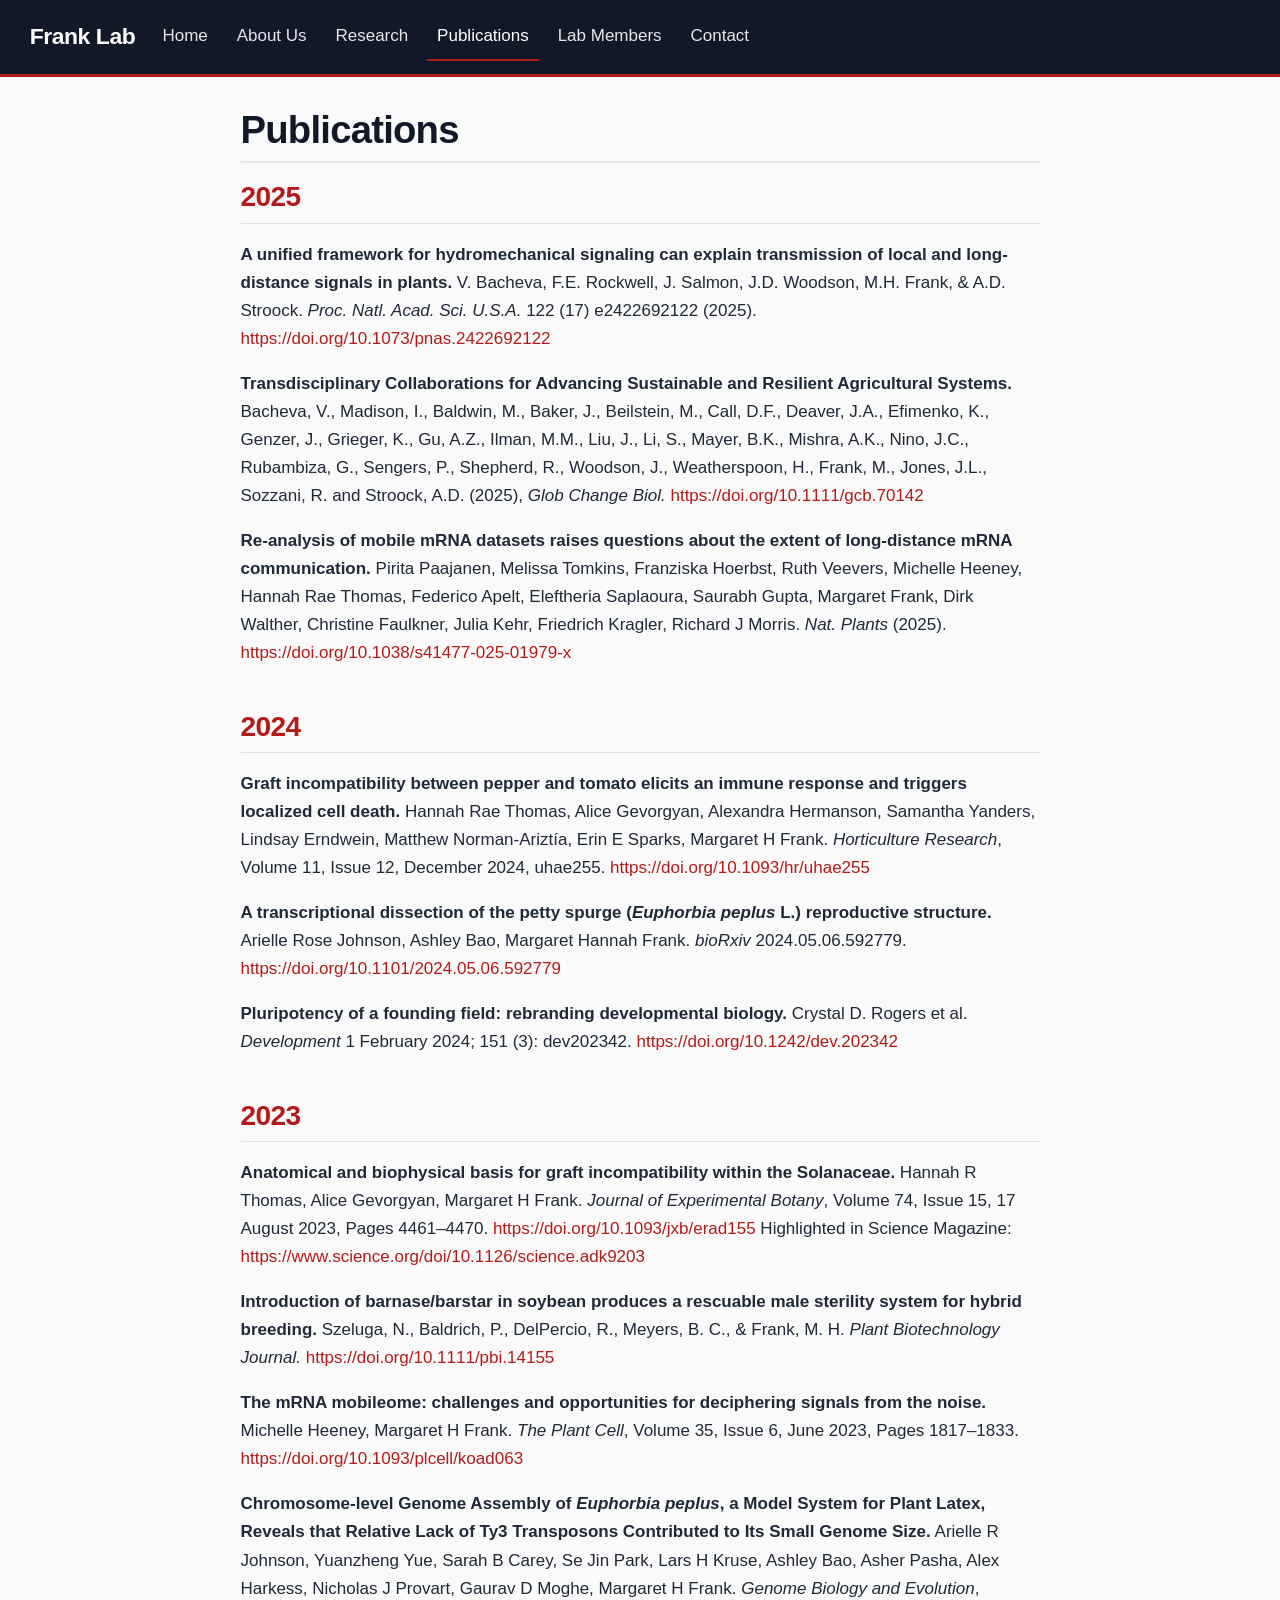
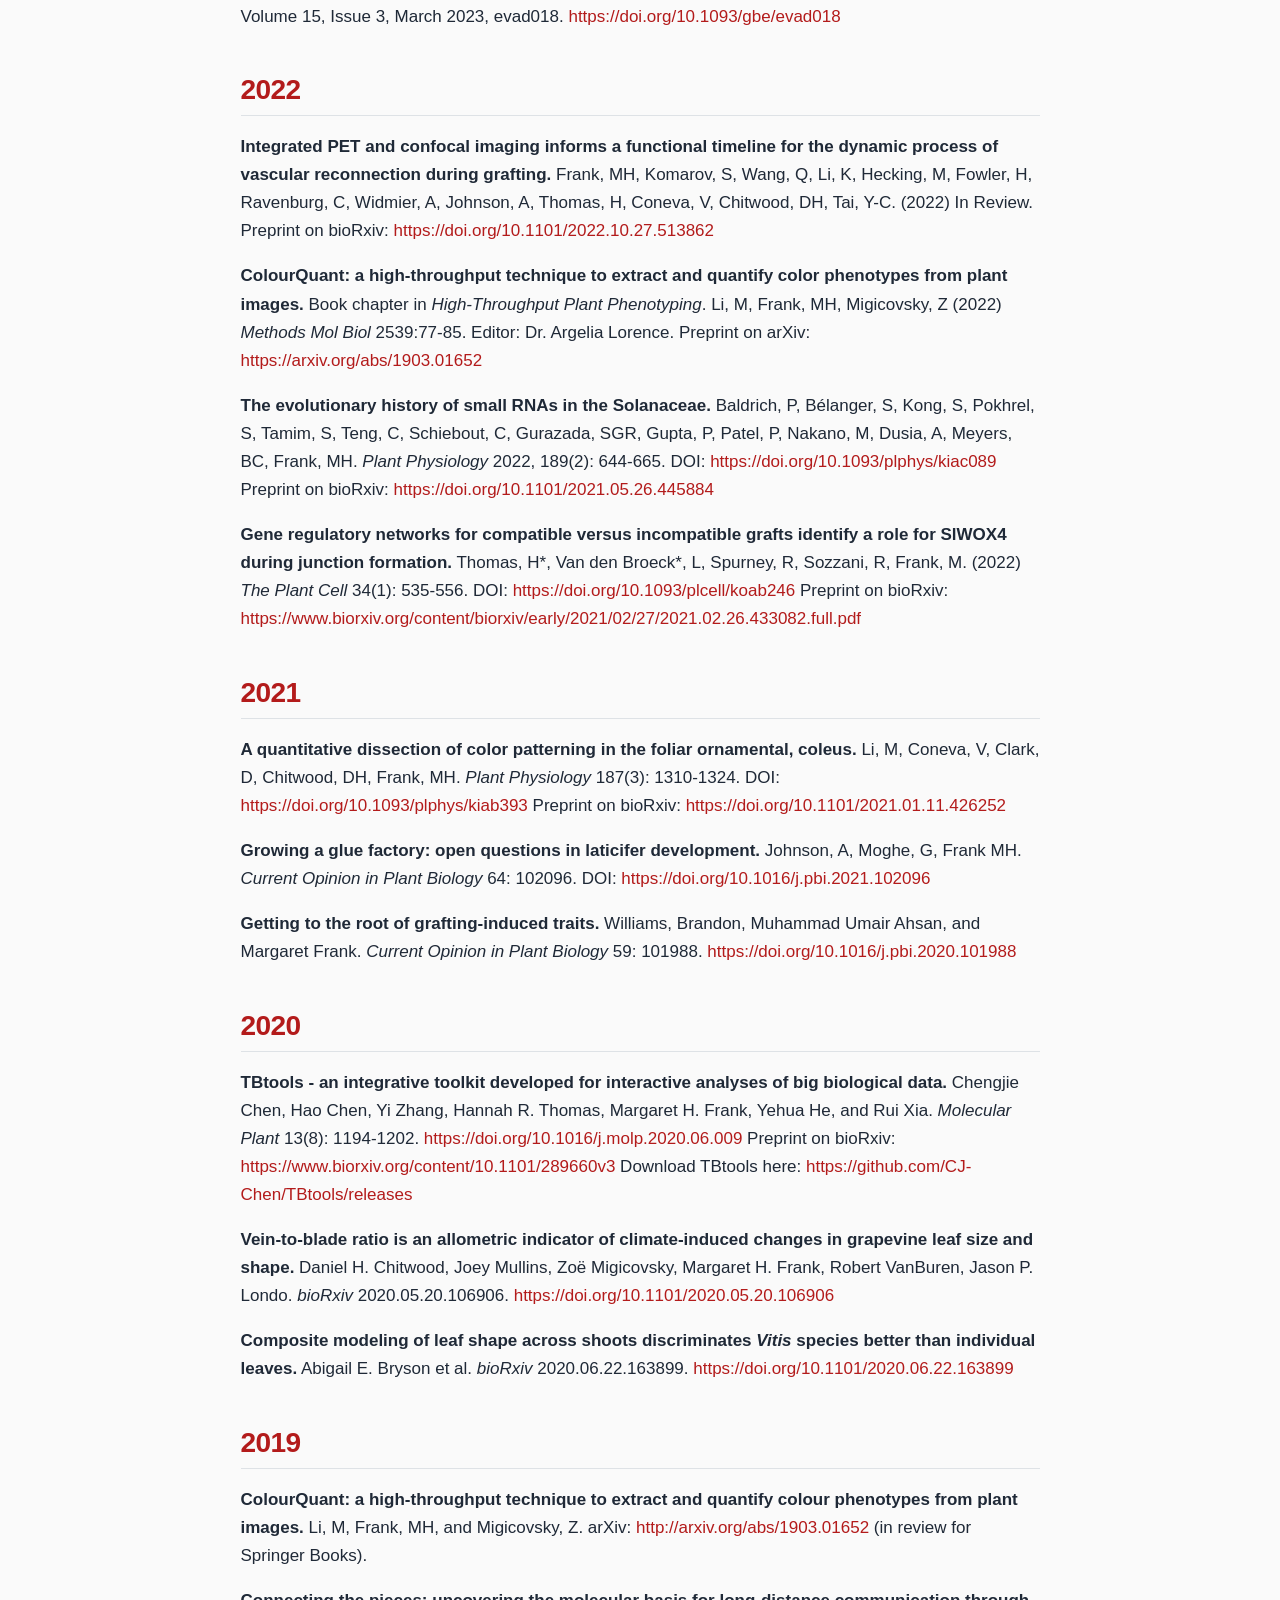
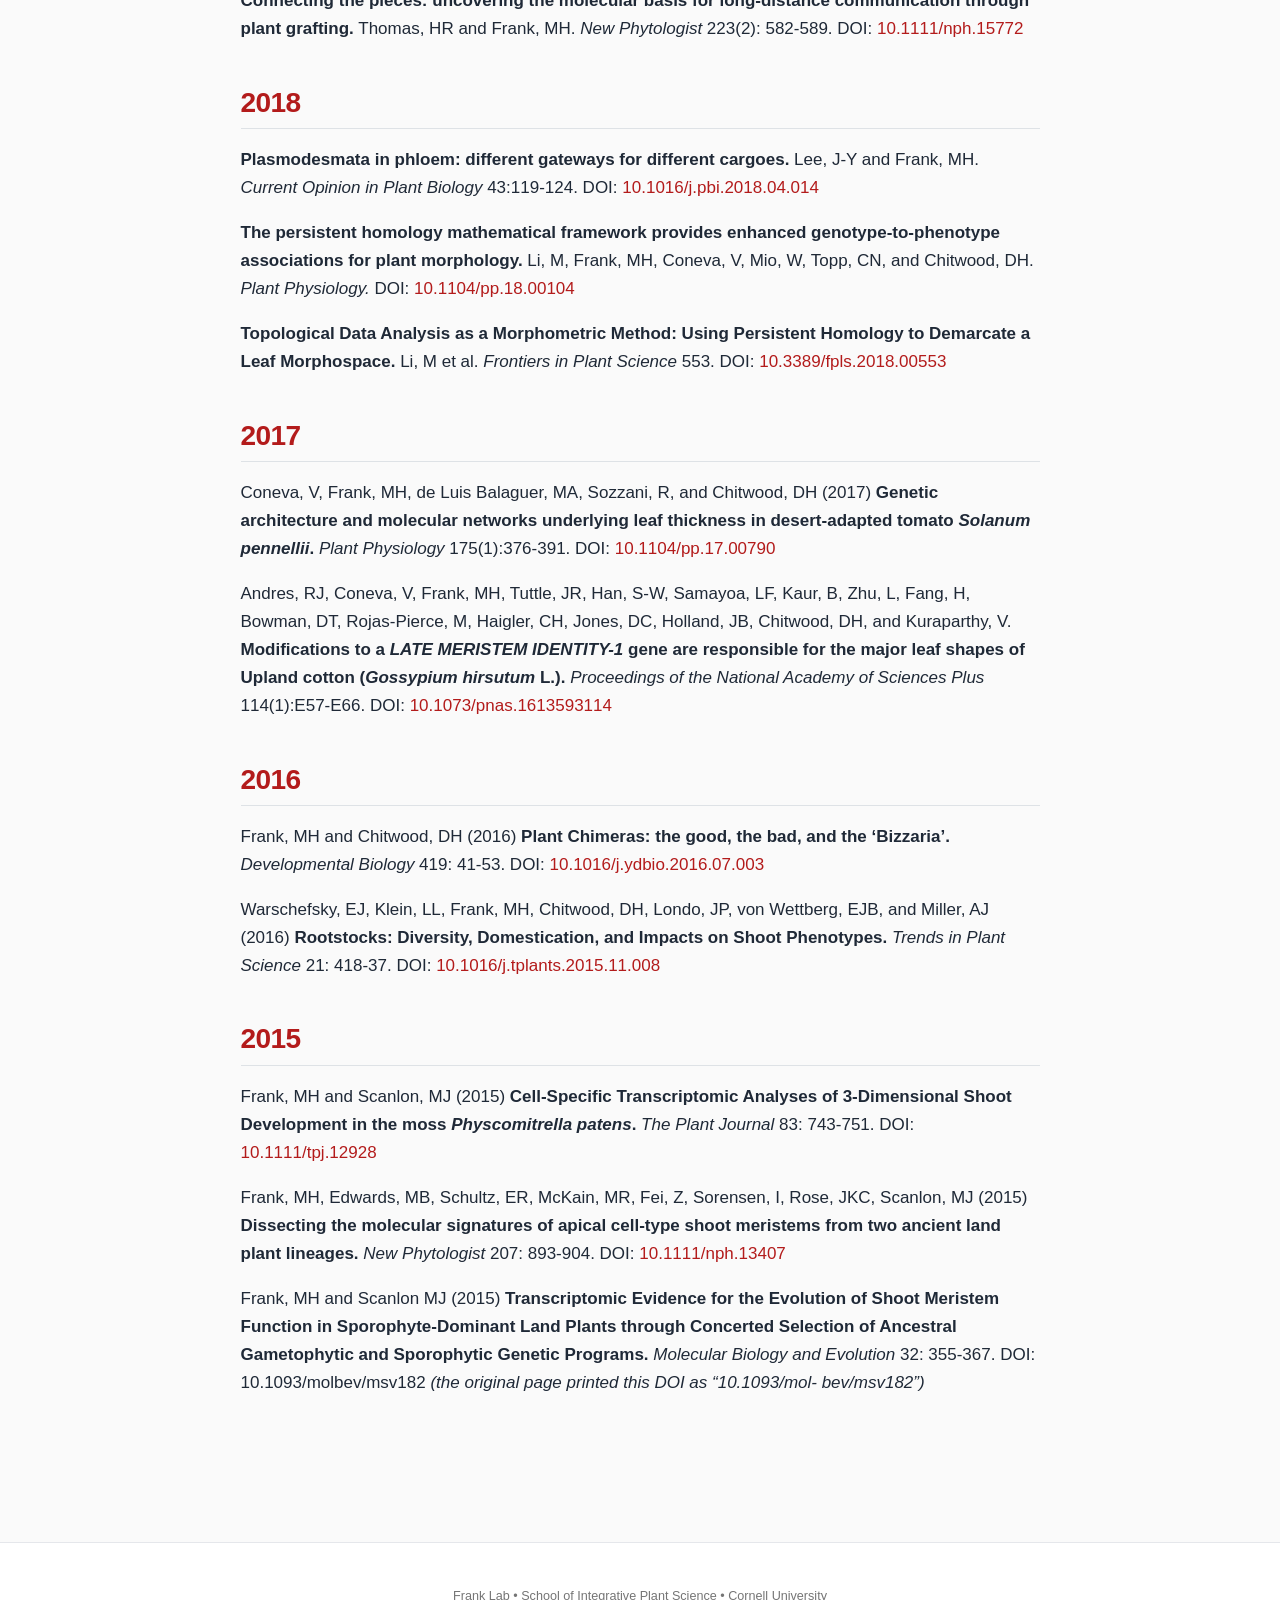
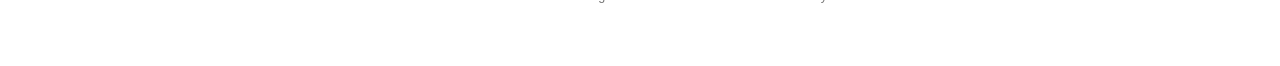
<file: docs/publications.html>
<!DOCTYPE html>
<html xmlns="http://www.w3.org/1999/xhtml" lang="en" xml:lang="en"><head>

<meta charset="utf-8">
<meta name="generator" content="quarto-1.10.19">

<meta name="viewport" content="width=device-width, initial-scale=1.0, user-scalable=yes">


<title>Publications – Frank Lab</title>
<style>
/* Default styles provided by pandoc.
** See https://pandoc.org/MANUAL.html#variables-for-html for config info.
*/
span.smallcaps{font-variant: small-caps;}
div.columns{display: flex; gap: 1.5em;}
div.column{flex: auto;}
@media screen {
div.columns{gap: min(4vw, 1.5em);}
div.column{overflow-x: auto;}
}
div.hanging-indent{margin-left: 1.5em; text-indent: -1.5em;}
ul.task-list{list-style: none;}
ul.task-list li input[type="checkbox"] {
  width: 0.8em;
  margin: 0 0.8em 0.2em -1em; /* quarto-specific, see https://github.com/quarto-dev/quarto-cli/issues/4556 */ 
  vertical-align: middle;
}
</style>


<script src="site_libs/quarto-nav/quarto-nav.js"></script>
<script src="site_libs/quarto-nav/headroom.min.js"></script>
<script src="site_libs/clipboard/clipboard.min.js"></script>
<script src="site_libs/quarto-search/autocomplete.umd.js"></script>
<script src="site_libs/quarto-search/fuse.min.js"></script>
<script src="site_libs/quarto-search/quarto-search.js"></script>
<meta name="quarto:offset" content="./">
<script src="site_libs/quarto-html/quarto.js" type="module"></script>
<script src="site_libs/quarto-html/tabsets/tabsets.js" type="module"></script>
<script src="site_libs/quarto-html/popper.min.js"></script>
<script src="site_libs/quarto-html/tippy.umd.min.js"></script>
<script src="site_libs/quarto-html/anchor.min.js"></script>
<link href="site_libs/quarto-html/tippy.css" rel="stylesheet">
<link href="site_libs/quarto-html/quarto-syntax-highlighting-bf27225e3a48a9273f3daa8f8e829971.css" rel="stylesheet" id="quarto-text-highlighting-styles">
<script src="site_libs/bootstrap/bootstrap.min.js"></script>
<link href="site_libs/bootstrap/bootstrap-icons.css" rel="stylesheet">
<link href="site_libs/bootstrap/bootstrap-6191c8c4c757b97205a8995aa6c30869.min.css" rel="stylesheet" append-hash="true" id="quarto-bootstrap" data-mode="light">
<script id="quarto-search-options" type="application/json">{
  "location": "navbar",
  "copy-button": false,
  "collapse-after": 3,
  "panel-placement": "end",
  "type": "overlay",
  "limit": 50,
  "keyboard-shortcut": [
    "f",
    "/",
    "s"
  ],
  "show-item-context": false,
  "language": {
    "search-no-results-text": "No results",
    "search-matching-documents-text": "matching documents",
    "search-copy-link-title": "Copy link to search",
    "search-hide-matches-text": "Hide additional matches",
    "search-more-match-text": "more match in this document",
    "search-more-matches-text": "more matches in this document",
    "search-clear-button-title": "Clear",
    "search-text-placeholder": "",
    "search-detached-cancel-button-title": "Cancel",
    "search-submit-button-title": "Submit",
    "search-label": "Search"
  }
}</script>


<link rel="stylesheet" href="styles.css">
</head>

<body class="nav-fixed fullcontent quarto-light">

<div id="quarto-search-results"></div>
  <header id="quarto-header" class="headroom fixed-top">
    <nav class="navbar navbar-expand-lg " data-bs-theme="dark">
      <div class="navbar-container container-fluid">
      <div class="navbar-brand-container mx-auto">
    <a class="navbar-brand" href="./index.html">
    <span class="navbar-title">Frank Lab</span>
    </a>
  </div>
          <button class="navbar-toggler" type="button" data-bs-toggle="collapse" data-bs-target="#navbarCollapse" aria-controls="navbarCollapse" role="menu" aria-expanded="false" aria-label="Toggle navigation" onclick="if (window.quartoToggleHeadroom) { window.quartoToggleHeadroom(); }">
  <span class="navbar-toggler-icon"></span>
</button>
          <div class="collapse navbar-collapse" id="navbarCollapse">
            <ul class="navbar-nav navbar-nav-scroll me-auto">
  <li class="nav-item">
    <a class="nav-link" href="./index.html"> 
<span class="menu-text">Home</span></a>
  </li>  
  <li class="nav-item">
    <a class="nav-link" href="./about.html"> 
<span class="menu-text">About Us</span></a>
  </li>  
  <li class="nav-item">
    <a class="nav-link" href="./research.html"> 
<span class="menu-text">Research</span></a>
  </li>  
  <li class="nav-item">
    <a class="nav-link active" href="./publications.html" aria-current="page"> 
<span class="menu-text">Publications</span></a>
  </li>  
  <li class="nav-item">
    <a class="nav-link" href="./people.html"> 
<span class="menu-text">Lab Members</span></a>
  </li>  
  <li class="nav-item">
    <a class="nav-link" href="./contact.html"> 
<span class="menu-text">Contact</span></a>
  </li>  
</ul>
          </div> <!-- /navcollapse -->
            <div class="quarto-navbar-tools">
</div>
      </div> <!-- /container-fluid -->
    </nav>
</header>
<!-- content -->
<div id="quarto-content" class="quarto-container page-columns page-rows-contents page-layout-article page-navbar">
<!-- sidebar -->
<!-- margin-sidebar -->
    
<!-- main -->
<main class="content" id="quarto-document-content">

<header id="title-block-header" class="quarto-title-block default">
<div class="quarto-title">
<h1 class="title">Publications</h1>
</div>



<div class="quarto-title-meta">

    
  
    
  </div>
  


</header>


<section id="section" class="level2">
<h2 class="anchored" data-anchor-id="section">2025</h2>
<p><strong>A unified framework for hydromechanical signaling can explain transmission of local and long-distance signals in plants.</strong> V. Bacheva, F.E. Rockwell, J. Salmon, J.D. Woodson, M.H. Frank, &amp; A.D. Stroock. <em>Proc. Natl. Acad. Sci. U.S.A.</em> 122 (17) e2422692122 (2025). <a href="https://doi.org/10.1073/pnas.2422692122">https://doi.org/10.1073/pnas.2422692122</a></p>
<p><strong>Transdisciplinary Collaborations for Advancing Sustainable and Resilient Agricultural Systems.</strong> Bacheva, V., Madison, I., Baldwin, M., Baker, J., Beilstein, M., Call, D.F., Deaver, J.A., Efimenko, K., Genzer, J., Grieger, K., Gu, A.Z., Ilman, M.M., Liu, J., Li, S., Mayer, B.K., Mishra, A.K., Nino, J.C., Rubambiza, G., Sengers, P., Shepherd, R., Woodson, J., Weatherspoon, H., Frank, M., Jones, J.L., Sozzani, R. and Stroock, A.D. (2025), <em>Glob Change Biol.</em> <a href="https://doi.org/10.1111/gcb.70142">https://doi.org/10.1111/gcb.70142</a></p>
<p><strong>Re-analysis of mobile mRNA datasets raises questions about the extent of long-distance mRNA communication.</strong> Pirita Paajanen, Melissa Tomkins, Franziska Hoerbst, Ruth Veevers, Michelle Heeney, Hannah Rae Thomas, Federico Apelt, Eleftheria Saplaoura, Saurabh Gupta, Margaret Frank, Dirk Walther, Christine Faulkner, Julia Kehr, Friedrich Kragler, Richard J Morris. <em>Nat. Plants</em> (2025). <a href="https://doi.org/10.1038/s41477-025-01979-x">https://doi.org/10.1038/s41477-025-01979-x</a></p>
</section>
<section id="section-1" class="level2">
<h2 class="anchored" data-anchor-id="section-1">2024</h2>
<p><strong>Graft incompatibility between pepper and tomato elicits an immune response and triggers localized cell death.</strong> Hannah Rae Thomas, Alice Gevorgyan, Alexandra Hermanson, Samantha Yanders, Lindsay Erndwein, Matthew Norman-Ariztía, Erin E Sparks, Margaret H Frank. <em>Horticulture Research</em>, Volume 11, Issue 12, December 2024, uhae255. <a href="https://doi.org/10.1093/hr/uhae255">https://doi.org/10.1093/hr/uhae255</a></p>
<p><strong>A transcriptional dissection of the petty spurge (<em>Euphorbia peplus</em> L.) reproductive structure.</strong> Arielle Rose Johnson, Ashley Bao, Margaret Hannah Frank. <em>bioRxiv</em> 2024.05.06.592779. <a href="https://doi.org/10.1101/2024.05.06.592779">https://doi.org/10.1101/2024.05.06.592779</a></p>
<p><strong>Pluripotency of a founding field: rebranding developmental biology.</strong> Crystal D. Rogers et al. <em>Development</em> 1 February 2024; 151 (3): dev202342. <a href="https://doi.org/10.1242/dev.202342">https://doi.org/10.1242/dev.202342</a></p>
</section>
<section id="section-2" class="level2">
<h2 class="anchored" data-anchor-id="section-2">2023</h2>
<p><strong>Anatomical and biophysical basis for graft incompatibility within the Solanaceae.</strong> Hannah R Thomas, Alice Gevorgyan, Margaret H Frank. <em>Journal of Experimental Botany</em>, Volume 74, Issue 15, 17 August 2023, Pages 4461–4470. <a href="https://doi.org/10.1093/jxb/erad155">https://doi.org/10.1093/jxb/erad155</a> Highlighted in Science Magazine: <a href="https://www.science.org/doi/10.1126/science.adk9203">https://www.science.org/doi/10.1126/science.adk9203</a></p>
<p><strong>Introduction of barnase/barstar in soybean produces a rescuable male sterility system for hybrid breeding.</strong> Szeluga, N., Baldrich, P., DelPercio, R., Meyers, B. C., &amp; Frank, M. H. <em>Plant Biotechnology Journal.</em> <a href="https://doi.org/10.1111/pbi.14155">https://doi.org/10.1111/pbi.14155</a></p>
<p><strong>The mRNA mobileome: challenges and opportunities for deciphering signals from the noise.</strong> Michelle Heeney, Margaret H Frank. <em>The Plant Cell</em>, Volume 35, Issue 6, June 2023, Pages 1817–1833. <a href="https://doi.org/10.1093/plcell/koad063">https://doi.org/10.1093/plcell/koad063</a></p>
<p><strong>Chromosome-level Genome Assembly of <em>Euphorbia peplus</em>, a Model System for Plant Latex, Reveals that Relative Lack of Ty3 Transposons Contributed to Its Small Genome Size.</strong> Arielle R Johnson, Yuanzheng Yue, Sarah B Carey, Se Jin Park, Lars H Kruse, Ashley Bao, Asher Pasha, Alex Harkess, Nicholas J Provart, Gaurav D Moghe, Margaret H Frank. <em>Genome Biology and Evolution</em>, Volume 15, Issue 3, March 2023, evad018. <a href="https://doi.org/10.1093/gbe/evad018">https://doi.org/10.1093/gbe/evad018</a></p>
</section>
<section id="section-3" class="level2">
<h2 class="anchored" data-anchor-id="section-3">2022</h2>
<p><strong>Integrated PET and confocal imaging informs a functional timeline for the dynamic process of vascular reconnection during grafting.</strong> Frank, MH, Komarov, S, Wang, Q, Li, K, Hecking, M, Fowler, H, Ravenburg, C, Widmier, A, Johnson, A, Thomas, H, Coneva, V, Chitwood, DH, Tai, Y-C. (2022) In Review. Preprint on bioRxiv: <a href="https://doi.org/10.1101/2022.10.27.513862">https://doi.org/10.1101/2022.10.27.513862</a></p>
<p><strong>ColourQuant: a high-throughput technique to extract and quantify color phenotypes from plant images.</strong> Book chapter in <em>High-Throughput Plant Phenotyping</em>. Li, M, Frank, MH, Migicovsky, Z (2022) <em>Methods Mol Biol</em> 2539:77-85. Editor: Dr.&nbsp;Argelia Lorence. Preprint on arXiv: <a href="https://arxiv.org/abs/1903.01652">https://arxiv.org/abs/1903.01652</a></p>
<p><strong>The evolutionary history of small RNAs in the Solanaceae.</strong> Baldrich, P, Bélanger, S, Kong, S, Pokhrel, S, Tamim, S, Teng, C, Schiebout, C, Gurazada, SGR, Gupta, P, Patel, P, Nakano, M, Dusia, A, Meyers, BC, Frank, MH. <em>Plant Physiology</em> 2022, 189(2): 644-665. DOI: <a href="https://doi.org/10.1093/plphys/kiac089">https://doi.org/10.1093/plphys/kiac089</a> Preprint on bioRxiv: <a href="https://doi.org/10.1101/2021.05.26.445884">https://doi.org/10.1101/2021.05.26.445884</a></p>
<p><strong>Gene regulatory networks for compatible versus incompatible grafts identify a role for SlWOX4 during junction formation.</strong> Thomas, H*, Van den Broeck*, L, Spurney, R, Sozzani, R, Frank, M. (2022) <em>The Plant Cell</em> 34(1): 535-556. DOI: <a href="https://doi.org/10.1093/plcell/koab246">https://doi.org/10.1093/plcell/koab246</a> Preprint on bioRxiv: <a href="https://www.biorxiv.org/content/biorxiv/early/2021/02/27/2021.02.26.433082.full.pdf">https://www.biorxiv.org/content/biorxiv/early/2021/02/27/2021.02.26.433082.full.pdf</a></p>
</section>
<section id="section-4" class="level2">
<h2 class="anchored" data-anchor-id="section-4">2021</h2>
<p><strong>A quantitative dissection of color patterning in the foliar ornamental, coleus.</strong> Li, M, Coneva, V, Clark, D, Chitwood, DH, Frank, MH. <em>Plant Physiology</em> 187(3): 1310-1324. DOI: <a href="https://doi.org/10.1093/plphys/kiab393">https://doi.org/10.1093/plphys/kiab393</a> Preprint on bioRxiv: <a href="https://doi.org/10.1101/2021.01.11.426252">https://doi.org/10.1101/2021.01.11.426252</a></p>
<p><strong>Growing a glue factory: open questions in laticifer development.</strong> Johnson, A, Moghe, G, Frank MH. <em>Current Opinion in Plant Biology</em> 64: 102096. DOI: <a href="https://doi.org/10.1016/j.pbi.2021.102096">https://doi.org/10.1016/j.pbi.2021.102096</a></p>
<p><strong>Getting to the root of grafting-induced traits.</strong> Williams, Brandon, Muhammad Umair Ahsan, and Margaret Frank. <em>Current Opinion in Plant Biology</em> 59: 101988. <a href="https://doi.org/10.1016/j.pbi.2020.101988">https://doi.org/10.1016/j.pbi.2020.101988</a></p>
</section>
<section id="section-5" class="level2">
<h2 class="anchored" data-anchor-id="section-5">2020</h2>
<p><strong>TBtools - an integrative toolkit developed for interactive analyses of big biological data.</strong> Chengjie Chen, Hao Chen, Yi Zhang, Hannah R. Thomas, Margaret H. Frank, Yehua He, and Rui Xia. <em>Molecular Plant</em> 13(8): 1194-1202. <a href="https://doi.org/10.1016/j.molp.2020.06.009">https://doi.org/10.1016/j.molp.2020.06.009</a> Preprint on bioRxiv: <a href="https://www.biorxiv.org/content/10.1101/289660v3">https://www.biorxiv.org/content/10.1101/289660v3</a> Download TBtools here: <a href="https://github.com/CJ-Chen/TBtools/releases">https://github.com/CJ-Chen/TBtools/releases</a></p>
<p><strong>Vein-to-blade ratio is an allometric indicator of climate-induced changes in grapevine leaf size and shape.</strong> Daniel H. Chitwood, Joey Mullins, Zoë Migicovsky, Margaret H. Frank, Robert VanBuren, Jason P. Londo. <em>bioRxiv</em> 2020.05.20.106906. <a href="https://doi.org/10.1101/2020.05.20.106906">https://doi.org/10.1101/2020.05.20.106906</a></p>
<p><strong>Composite modeling of leaf shape across shoots discriminates <em>Vitis</em> species better than individual leaves.</strong> Abigail E. Bryson et al. <em>bioRxiv</em> 2020.06.22.163899. <a href="https://doi.org/10.1101/2020.06.22.163899">https://doi.org/10.1101/2020.06.22.163899</a></p>
</section>
<section id="section-6" class="level2">
<h2 class="anchored" data-anchor-id="section-6">2019</h2>
<p><strong>ColourQuant: a high-throughput technique to extract and quantify colour phenotypes from plant images.</strong> Li, M, Frank, MH, and Migicovsky, Z. arXiv: <a href="http://arxiv.org/abs/1903.01652">http://arxiv.org/abs/1903.01652</a> (in review for Springer Books).</p>
<p><strong>Connecting the pieces: uncovering the molecular basis for long-distance communication through plant grafting.</strong> Thomas, HR and Frank, MH. <em>New Phytologist</em> 223(2): 582-589. DOI: <a href="https://doi.org/10.1111/nph.15772">10.1111/nph.15772</a></p>
</section>
<section id="section-7" class="level2">
<h2 class="anchored" data-anchor-id="section-7">2018</h2>
<p><strong>Plasmodesmata in phloem: different gateways for different cargoes.</strong> Lee, J-Y and Frank, MH. <em>Current Opinion in Plant Biology</em> 43:119-124. DOI: <a href="https://doi.org/10.1016/j.pbi.2018.04.014">10.1016/j.pbi.2018.04.014</a></p>
<p><strong>The persistent homology mathematical framework provides enhanced genotype-to-phenotype associations for plant morphology.</strong> Li, M, Frank, MH, Coneva, V, Mio, W, Topp, CN, and Chitwood, DH. <em>Plant Physiology.</em> DOI: <a href="https://doi.org/10.1104/pp.18.00104">10.1104/pp.18.00104</a></p>
<p><strong>Topological Data Analysis as a Morphometric Method: Using Persistent Homology to Demarcate a Leaf Morphospace.</strong> Li, M et al. <em>Frontiers in Plant Science</em> 553. DOI: <a href="https://doi.org/10.3389/fpls.2018.00553">10.3389/fpls.2018.00553</a></p>
</section>
<section id="section-8" class="level2">
<h2 class="anchored" data-anchor-id="section-8">2017</h2>
<p>Coneva, V, Frank, MH, de Luis Balaguer, MA, Sozzani, R, and Chitwood, DH (2017) <strong>Genetic architecture and molecular networks underlying leaf thickness in desert-adapted tomato <em>Solanum pennellii</em>.</strong> <em>Plant Physiology</em> 175(1):376-391. DOI: <a href="https://doi.org/10.1104/pp.17.00790">10.1104/pp.17.00790</a></p>
<p>Andres, RJ, Coneva, V, Frank, MH, Tuttle, JR, Han, S-W, Samayoa, LF, Kaur, B, Zhu, L, Fang, H, Bowman, DT, Rojas-Pierce, M, Haigler, CH, Jones, DC, Holland, JB, Chitwood, DH, and Kuraparthy, V. <strong>Modifications to a <em>LATE MERISTEM IDENTITY-1</em> gene are responsible for the major leaf shapes of Upland cotton (<em>Gossypium hirsutum</em> L.).</strong> <em>Proceedings of the National Academy of Sciences Plus</em> 114(1):E57-E66. DOI: <a href="https://doi.org/10.1073/pnas.1613593114">10.1073/pnas.1613593114</a></p>
</section>
<section id="section-9" class="level2">
<h2 class="anchored" data-anchor-id="section-9">2016</h2>
<p>Frank, MH and Chitwood, DH (2016) <strong>Plant Chimeras: the good, the bad, and the ‘Bizzaria’.</strong> <em>Developmental Biology</em> 419: 41-53. DOI: <a href="https://doi.org/10.1016/j.ydbio.2016.07.003">10.1016/j.ydbio.2016.07.003</a></p>
<p>Warschefsky, EJ, Klein, LL, Frank, MH, Chitwood, DH, Londo, JP, von Wettberg, EJB, and Miller, AJ (2016) <strong>Rootstocks: Diversity, Domestication, and Impacts on Shoot Phenotypes.</strong> <em>Trends in Plant Science</em> 21: 418-37. DOI: <a href="https://doi.org/10.1016/j.tplants.2015.11.008">10.1016/j.tplants.2015.11.008</a></p>
</section>
<section id="section-10" class="level2">
<h2 class="anchored" data-anchor-id="section-10">2015</h2>
<p>Frank, MH and Scanlon, MJ (2015) <strong>Cell-Specific Transcriptomic Analyses of 3-Dimensional Shoot Development in the moss <em>Physcomitrella patens</em>.</strong> <em>The Plant Journal</em> 83: 743-751. DOI: <a href="https://doi.org/10.1111/tpj.12928">10.1111/tpj.12928</a></p>
<p>Frank, MH, Edwards, MB, Schultz, ER, McKain, MR, Fei, Z, Sorensen, I, Rose, JKC, Scanlon, MJ (2015) <strong>Dissecting the molecular signatures of apical cell-type shoot meristems from two ancient land plant lineages.</strong> <em>New Phytologist</em> 207: 893-904. DOI: <a href="https://doi.org/10.1111/nph.13407">10.1111/nph.13407</a></p>
<p>Frank, MH and Scanlon MJ (2015) <strong>Transcriptomic Evidence for the Evolution of Shoot Meristem Function in Sporophyte-Dominant Land Plants through Concerted Selection of Ancestral Gametophytic and Sporophytic Genetic Programs.</strong> <em>Molecular Biology and Evolution</em> 32: 355-367. DOI: 10.1093/molbev/msv182 <em>(the original page printed this DOI as “10.1093/mol- bev/msv182”)</em></p>


</section>

</main> <!-- /main -->
<script id="quarto-html-after-body" type="application/javascript">
  window.document.addEventListener("DOMContentLoaded", function (event) {
    const icon = "";
    const anchorJS = new window.AnchorJS();
    anchorJS.options = {
      placement: 'right',
      icon: icon
    };
    anchorJS.add('.anchored');
    const isCodeAnnotation = (el) => {
      for (const clz of el.classList) {
        if (clz.startsWith('code-annotation-')) {                     
          return true;
        }
      }
      return false;
    }
    const onCopySuccess = function(e) {
      // button target
      const button = e.trigger;
      // don't keep focus
      button.blur();
      // flash "checked"
      button.classList.add('code-copy-button-checked');
      var currentTitle = button.getAttribute("title");
      button.setAttribute("title", "Copied!");
      let tooltip;
      if (window.bootstrap) {
        button.setAttribute("data-bs-toggle", "tooltip");
        button.setAttribute("data-bs-placement", "left");
        button.setAttribute("data-bs-title", "Copied!");
        tooltip = new bootstrap.Tooltip(button, 
          { trigger: "manual", 
            customClass: "code-copy-button-tooltip",
            offset: [0, -8]});
        tooltip.show();    
      }
      setTimeout(function() {
        if (tooltip) {
          tooltip.hide();
          button.removeAttribute("data-bs-title");
          button.removeAttribute("data-bs-toggle");
          button.removeAttribute("data-bs-placement");
        }
        button.setAttribute("title", currentTitle);
        button.classList.remove('code-copy-button-checked');
      }, 1000);
      // clear code selection
      e.clearSelection();
    }
    const getTextToCopy = function(trigger) {
      const outerScaffold = trigger.parentElement.cloneNode(true);
      const codeEl = outerScaffold.querySelector('code');
      for (const childEl of codeEl.children) {
        if (isCodeAnnotation(childEl)) {
          childEl.remove();
        }
      }
      return codeEl.innerText;
    }
    const clipboard = new window.ClipboardJS('.code-copy-button:not([data-in-quarto-modal])', {
      text: getTextToCopy
    });
    clipboard.on('success', onCopySuccess);
    if (window.document.getElementById('quarto-embedded-source-code-modal')) {
      const clipboardModal = new window.ClipboardJS('.code-copy-button[data-in-quarto-modal]', {
        text: getTextToCopy,
        container: window.document.getElementById('quarto-embedded-source-code-modal')
      });
      clipboardModal.on('success', onCopySuccess);
    }
      var localhostRegex = new RegExp(/^(?:http|https):\/\/localhost\:?[0-9]*\//);
      var mailtoRegex = new RegExp(/^mailto:/);
        var filterRegex = new RegExp('/' + window.location.host + '/');
      var isInternal = (href) => {
          return filterRegex.test(href) || localhostRegex.test(href) || mailtoRegex.test(href);
      }
      // Inspect non-navigation links and adorn them if external
     var links = window.document.querySelectorAll('a[href]:not(.nav-link):not(.navbar-brand):not(.toc-action):not(.sidebar-link):not(.sidebar-item-toggle):not(.pagination-link):not(.no-external):not([aria-hidden]):not(.dropdown-item):not(.quarto-navigation-tool):not(.about-link)');
      for (var i=0; i<links.length; i++) {
        const link = links[i];
        if (!isInternal(link.href)) {
          // undo the damage that might have been done by quarto-nav.js in the case of
          // links that we want to consider external
          if (link.dataset.originalHref !== undefined) {
            link.href = link.dataset.originalHref;
          }
        }
      }
    function tippyHover(el, contentFn, onTriggerFn, onUntriggerFn) {
      const config = {
        allowHTML: true,
        maxWidth: 500,
        delay: 100,
        arrow: false,
        appendTo: function(el) {
            return el.parentElement;
        },
        interactive: true,
        interactiveBorder: 10,
        theme: 'quarto',
        placement: 'bottom-start',
      };
      if (contentFn) {
        config.content = contentFn;
      }
      if (onTriggerFn) {
        config.onTrigger = onTriggerFn;
      }
      if (onUntriggerFn) {
        config.onUntrigger = onUntriggerFn;
      }
      window.tippy(el, config); 
    }
    const noterefs = window.document.querySelectorAll('a[role="doc-noteref"]');
    for (var i=0; i<noterefs.length; i++) {
      const ref = noterefs[i];
      tippyHover(ref, function() {
        // use id or data attribute instead here
        let href = ref.getAttribute('data-footnote-href') || ref.getAttribute('href');
        try { href = new URL(href).hash; } catch {}
        const id = href.replace(/^#\/?/, "");
        const note = window.document.getElementById(id);
        if (note) {
          return note.innerHTML;
        } else {
          return "";
        }
      });
    }
    const xrefs = window.document.querySelectorAll('a.quarto-xref');
    const processXRef = (id, note) => {
      // Strip column container classes
      const stripColumnClz = (el) => {
        el.classList.remove("page-full", "page-columns");
        if (el.children) {
          for (const child of el.children) {
            stripColumnClz(child);
          }
        }
      }
      stripColumnClz(note)
      if (id === null || id.startsWith('sec-')) {
        // Special case sections, only their first couple elements
        const container = document.createElement("div");
        if (note.children && note.children.length > 2) {
          container.appendChild(note.children[0].cloneNode(true));
          for (let i = 1; i < note.children.length; i++) {
            const child = note.children[i];
            if (child.tagName === "P" && child.innerText === "") {
              continue;
            } else {
              container.appendChild(child.cloneNode(true));
              break;
            }
          }
          if (window.Quarto?.typesetMath) {
            window.Quarto.typesetMath(container);
          }
          return container.innerHTML
        } else {
          if (window.Quarto?.typesetMath) {
            window.Quarto.typesetMath(note);
          }
          return note.innerHTML;
        }
      } else {
        // Remove any anchor links if they are present
        const anchorLink = note.querySelector('a.anchorjs-link');
        if (anchorLink) {
          anchorLink.remove();
        }
        if (window.Quarto?.typesetMath) {
          window.Quarto.typesetMath(note);
        }
        if (note.classList.contains("callout")) {
          return note.outerHTML;
        } else {
          return note.innerHTML;
        }
      }
    }
    for (var i=0; i<xrefs.length; i++) {
      const xref = xrefs[i];
      tippyHover(xref, undefined, function(instance) {
        instance.disable();
        let url = xref.getAttribute('href');
        let hash = undefined; 
        if (url.startsWith('#')) {
          hash = url;
        } else {
          try { hash = new URL(url).hash; } catch {}
        }
        if (hash) {
          const id = hash.replace(/^#\/?/, "");
          const note = window.document.getElementById(id);
          if (note !== null) {
            try {
              const html = processXRef(id, note.cloneNode(true));
              instance.setContent(html);
            } finally {
              instance.enable();
              instance.show();
            }
          } else {
            // See if we can fetch this
            fetch(url.split('#')[0])
            .then(res => res.text())
            .then(html => {
              const parser = new DOMParser();
              const htmlDoc = parser.parseFromString(html, "text/html");
              const note = htmlDoc.getElementById(id);
              if (note !== null) {
                const html = processXRef(id, note);
                instance.setContent(html);
              } 
            }).finally(() => {
              instance.enable();
              instance.show();
            });
          }
        } else {
          // See if we can fetch a full url (with no hash to target)
          // This is a special case and we should probably do some content thinning / targeting
          fetch(url)
          .then(res => res.text())
          .then(html => {
            const parser = new DOMParser();
            const htmlDoc = parser.parseFromString(html, "text/html");
            const note = htmlDoc.querySelector('main.content');
            if (note !== null) {
              // This should only happen for chapter cross references
              // (since there is no id in the URL)
              // remove the first header
              if (note.children.length > 0 && note.children[0].tagName === "HEADER") {
                note.children[0].remove();
              }
              const html = processXRef(null, note);
              instance.setContent(html);
            } 
          }).finally(() => {
            instance.enable();
            instance.show();
          });
        }
      }, function(instance) {
      });
    }
        let selectedAnnoteEl;
        const selectorForAnnotation = ( cell, annotation) => {
          let cellAttr = 'data-code-cell="' + cell + '"';
          let lineAttr = 'data-code-annotation="' +  annotation + '"';
          const selector = 'span[' + cellAttr + '][' + lineAttr + ']';
          return selector;
        }
        const selectCodeLines = (annoteEl) => {
          const doc = window.document;
          const targetCell = annoteEl.getAttribute("data-target-cell");
          const targetAnnotation = annoteEl.getAttribute("data-target-annotation");
          const annoteSpan = window.document.querySelector(selectorForAnnotation(targetCell, targetAnnotation));
          const lines = annoteSpan.getAttribute("data-code-lines").split(",");
          const lineIds = lines.map((line) => {
            return targetCell + "-" + line;
          })
          let top = null;
          let height = null;
          let parent = null;
          if (lineIds.length > 0) {
              //compute the position of the single el (top and bottom and make a div)
              const el = window.document.getElementById(lineIds[0]);
              top = el.offsetTop;
              height = el.offsetHeight;
              parent = el.parentElement.parentElement;
            if (lineIds.length > 1) {
              const lastEl = window.document.getElementById(lineIds[lineIds.length - 1]);
              const bottom = lastEl.offsetTop + lastEl.offsetHeight;
              height = bottom - top;
            }
            if (top !== null && height !== null && parent !== null) {
              // cook up a div (if necessary) and position it 
              let div = window.document.getElementById("code-annotation-line-highlight");
              if (div === null) {
                div = window.document.createElement("div");
                div.setAttribute("id", "code-annotation-line-highlight");
                div.style.position = 'absolute';
                parent.appendChild(div);
              }
              div.style.top = top - 2 + "px";
              div.style.height = height + 4 + "px";
              div.style.left = 0;
              let gutterDiv = window.document.getElementById("code-annotation-line-highlight-gutter");
              if (gutterDiv === null) {
                gutterDiv = window.document.createElement("div");
                gutterDiv.setAttribute("id", "code-annotation-line-highlight-gutter");
                gutterDiv.style.position = 'absolute';
                const codeCell = window.document.getElementById(targetCell);
                const gutter = codeCell.querySelector('.code-annotation-gutter');
                gutter.appendChild(gutterDiv);
              }
              gutterDiv.style.top = top - 2 + "px";
              gutterDiv.style.height = height + 4 + "px";
            }
            selectedAnnoteEl = annoteEl;
          }
        };
        const unselectCodeLines = () => {
          const elementsIds = ["code-annotation-line-highlight", "code-annotation-line-highlight-gutter"];
          elementsIds.forEach((elId) => {
            const div = window.document.getElementById(elId);
            if (div) {
              div.remove();
            }
          });
          selectedAnnoteEl = undefined;
        };
          // Handle positioning of the toggle
      window.addEventListener(
        "resize",
        throttle(() => {
          elRect = undefined;
          if (selectedAnnoteEl) {
            selectCodeLines(selectedAnnoteEl);
          }
        }, 10)
      );
      function throttle(fn, ms) {
      let throttle = false;
      let timer;
        return (...args) => {
          if(!throttle) { // first call gets through
              fn.apply(this, args);
              throttle = true;
          } else { // all the others get throttled
              if(timer) clearTimeout(timer); // cancel #2
              timer = setTimeout(() => {
                fn.apply(this, args);
                timer = throttle = false;
              }, ms);
          }
        };
      }
        // Attach click handler to the DT
        const annoteDls = window.document.querySelectorAll('dt[data-target-cell]');
        for (const annoteDlNode of annoteDls) {
          annoteDlNode.addEventListener('click', (event) => {
            const clickedEl = event.target;
            if (clickedEl !== selectedAnnoteEl) {
              unselectCodeLines();
              const activeEl = window.document.querySelector('dt[data-target-cell].code-annotation-active');
              if (activeEl) {
                activeEl.classList.remove('code-annotation-active');
              }
              selectCodeLines(clickedEl);
              clickedEl.classList.add('code-annotation-active');
            } else {
              // Unselect the line
              unselectCodeLines();
              clickedEl.classList.remove('code-annotation-active');
            }
          });
        }
    const findCites = (el) => {
      const parentEl = el.parentElement;
      if (parentEl) {
        const cites = parentEl.dataset.cites;
        if (cites) {
          return {
            el,
            cites: cites.split(' ')
          };
        } else {
          return findCites(el.parentElement)
        }
      } else {
        return undefined;
      }
    };
    var bibliorefs = window.document.querySelectorAll('a[role="doc-biblioref"]');
    for (var i=0; i<bibliorefs.length; i++) {
      const ref = bibliorefs[i];
      const citeInfo = findCites(ref);
      if (citeInfo) {
        tippyHover(citeInfo.el, function() {
          var popup = window.document.createElement('div');
          citeInfo.cites.forEach(function(cite) {
            var citeDiv = window.document.createElement('div');
            citeDiv.classList.add('hanging-indent');
            citeDiv.classList.add('csl-entry');
            var biblioDiv = window.document.getElementById('ref-' + cite);
            if (biblioDiv) {
              citeDiv.innerHTML = biblioDiv.innerHTML;
            }
            popup.appendChild(citeDiv);
          });
          return popup.innerHTML;
        });
      }
    }
  });
  </script>
</div> <!-- /content -->
<footer class="footer">
  <div class="nav-footer">
    <div class="nav-footer-left">
      &nbsp;
    </div>   
    <div class="nav-footer-center">
<p>Frank Lab • School of Integrative Plant Science • Cornell University</p>
</div>
    <div class="nav-footer-right">
      &nbsp;
    </div>
  </div>
</footer>




</body></html>
</file>
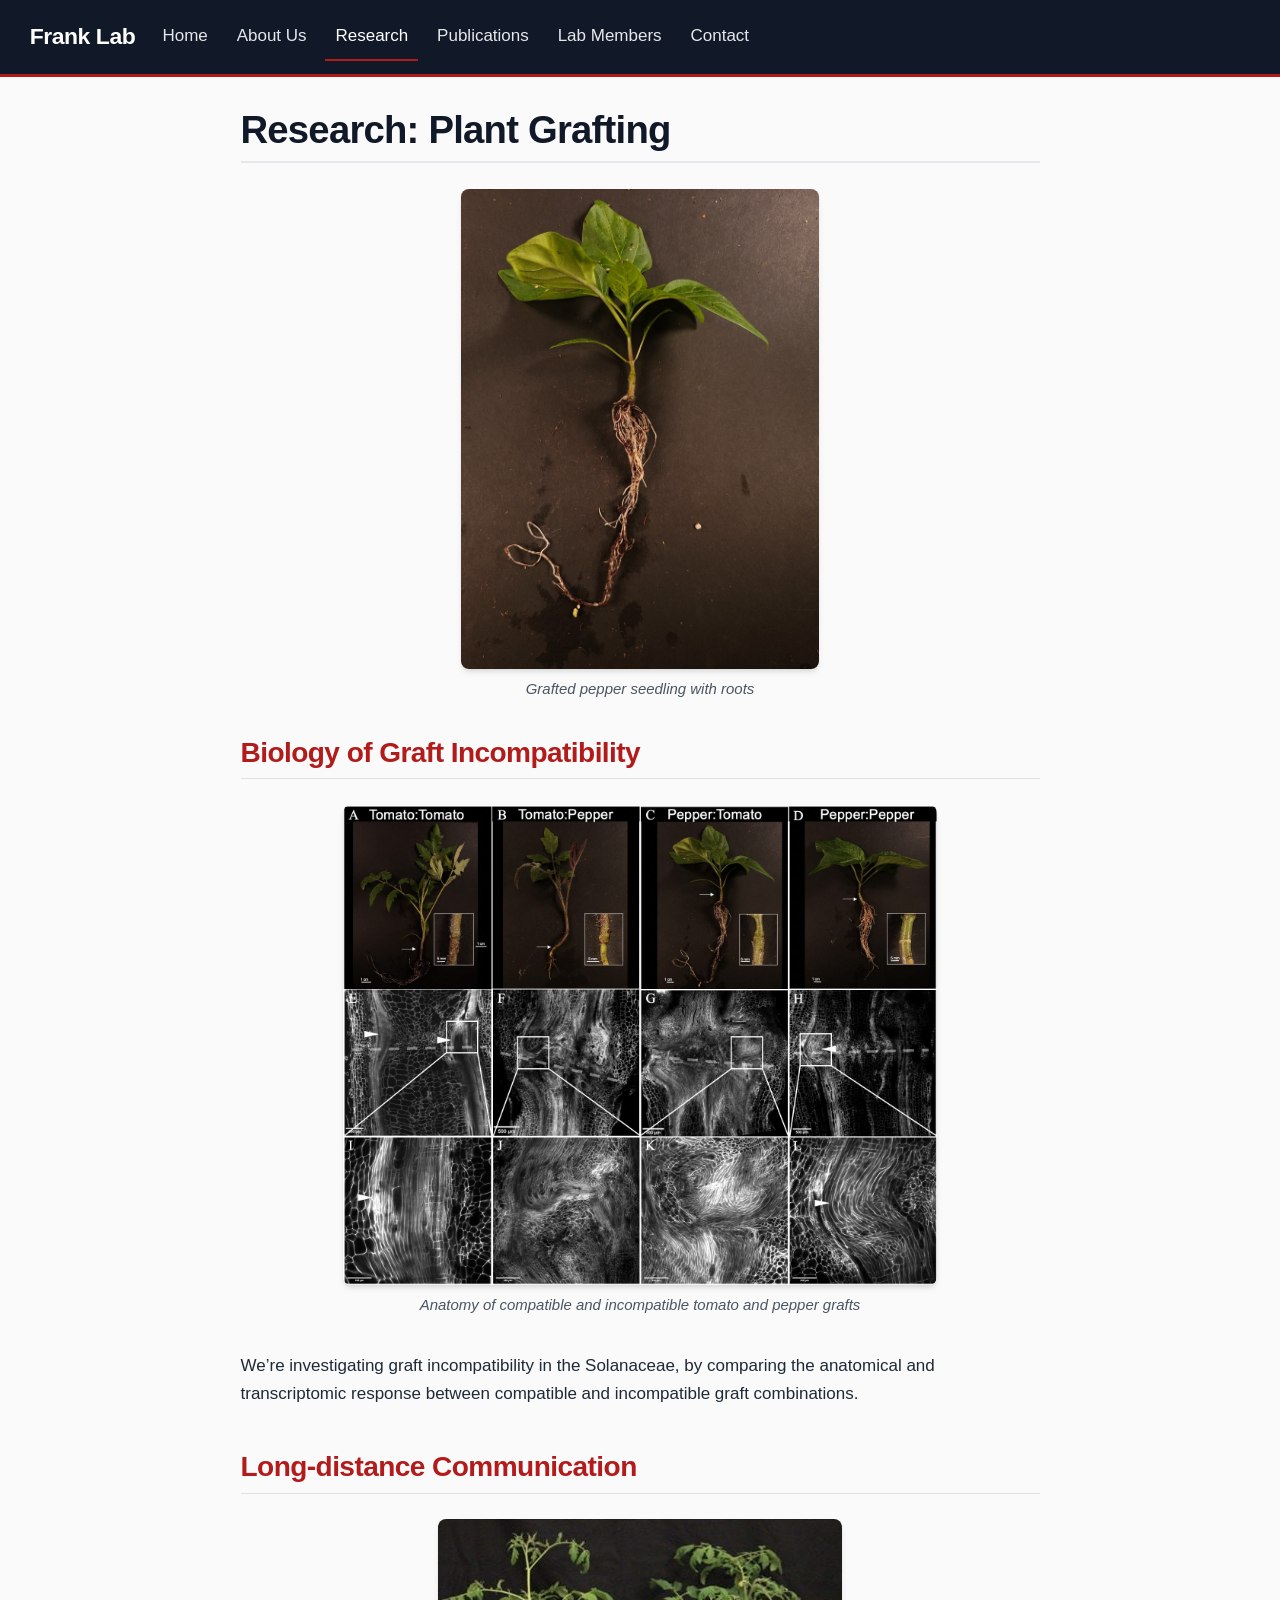
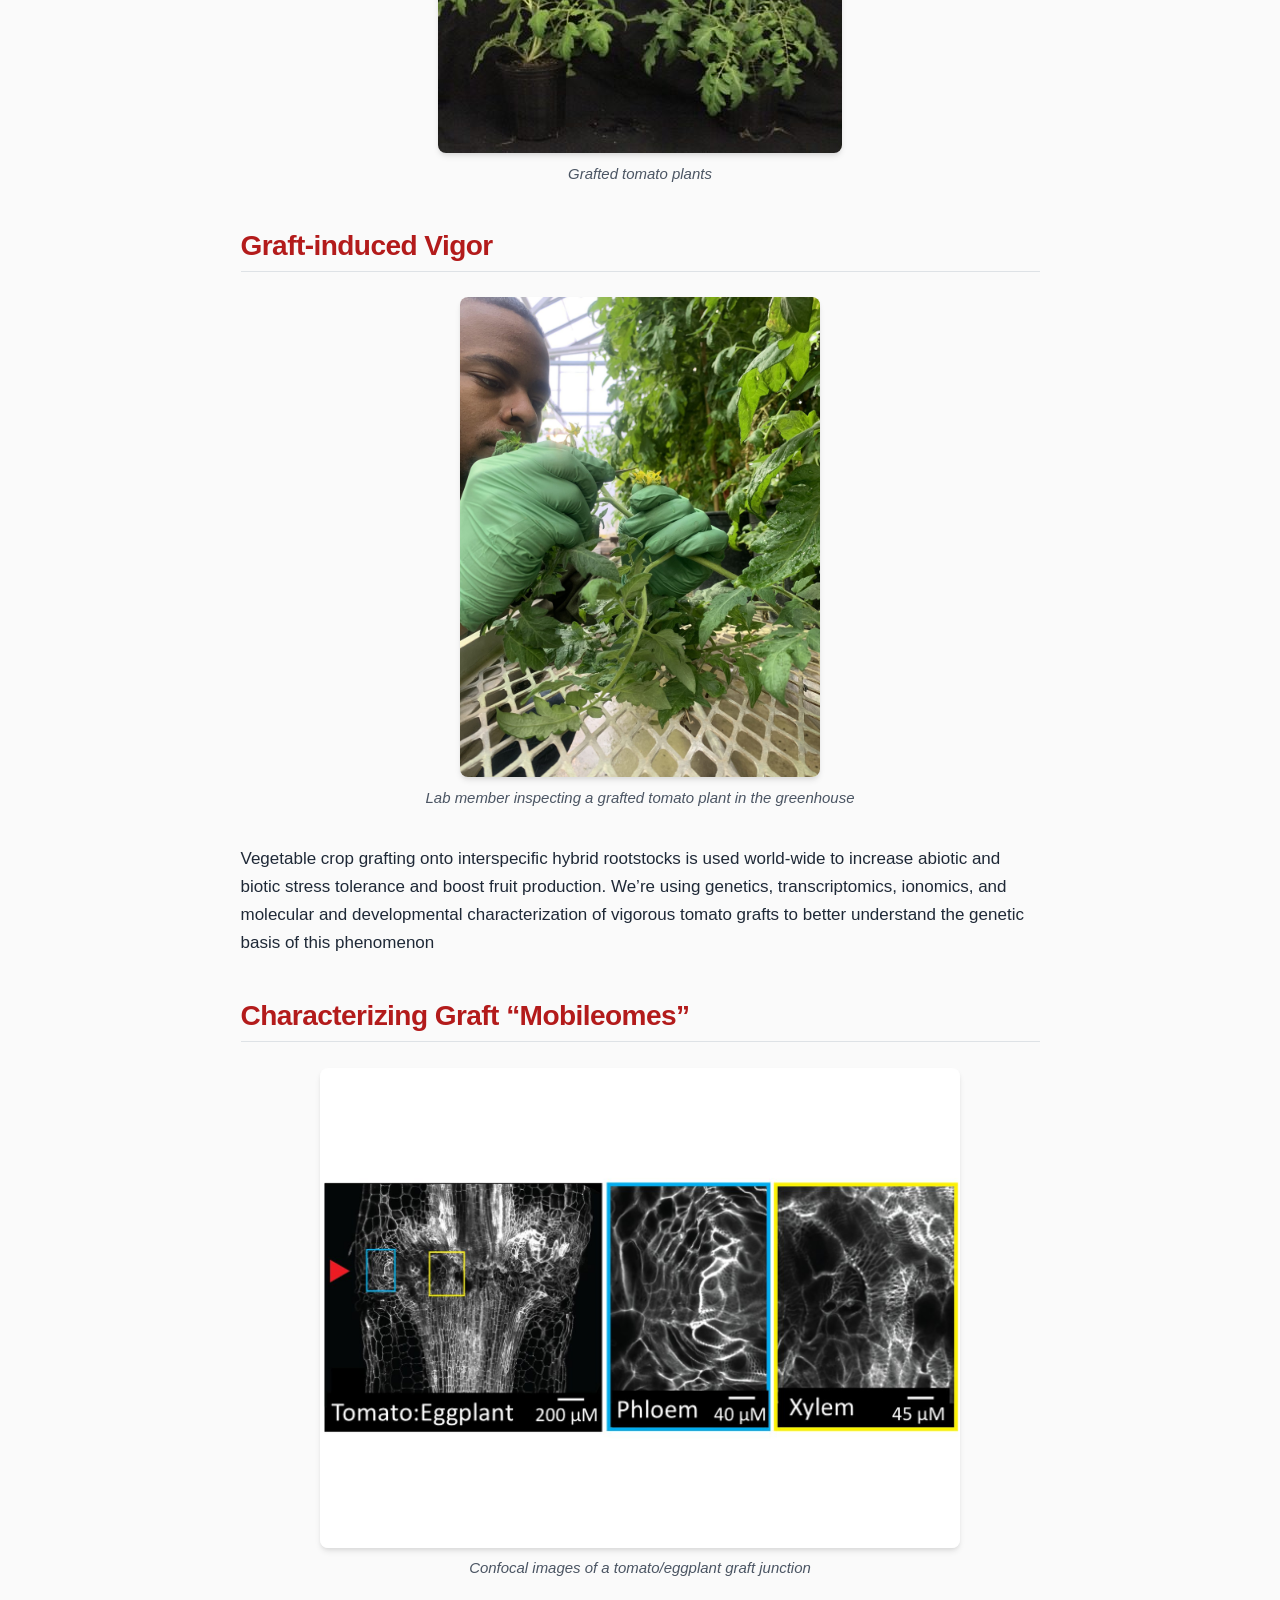
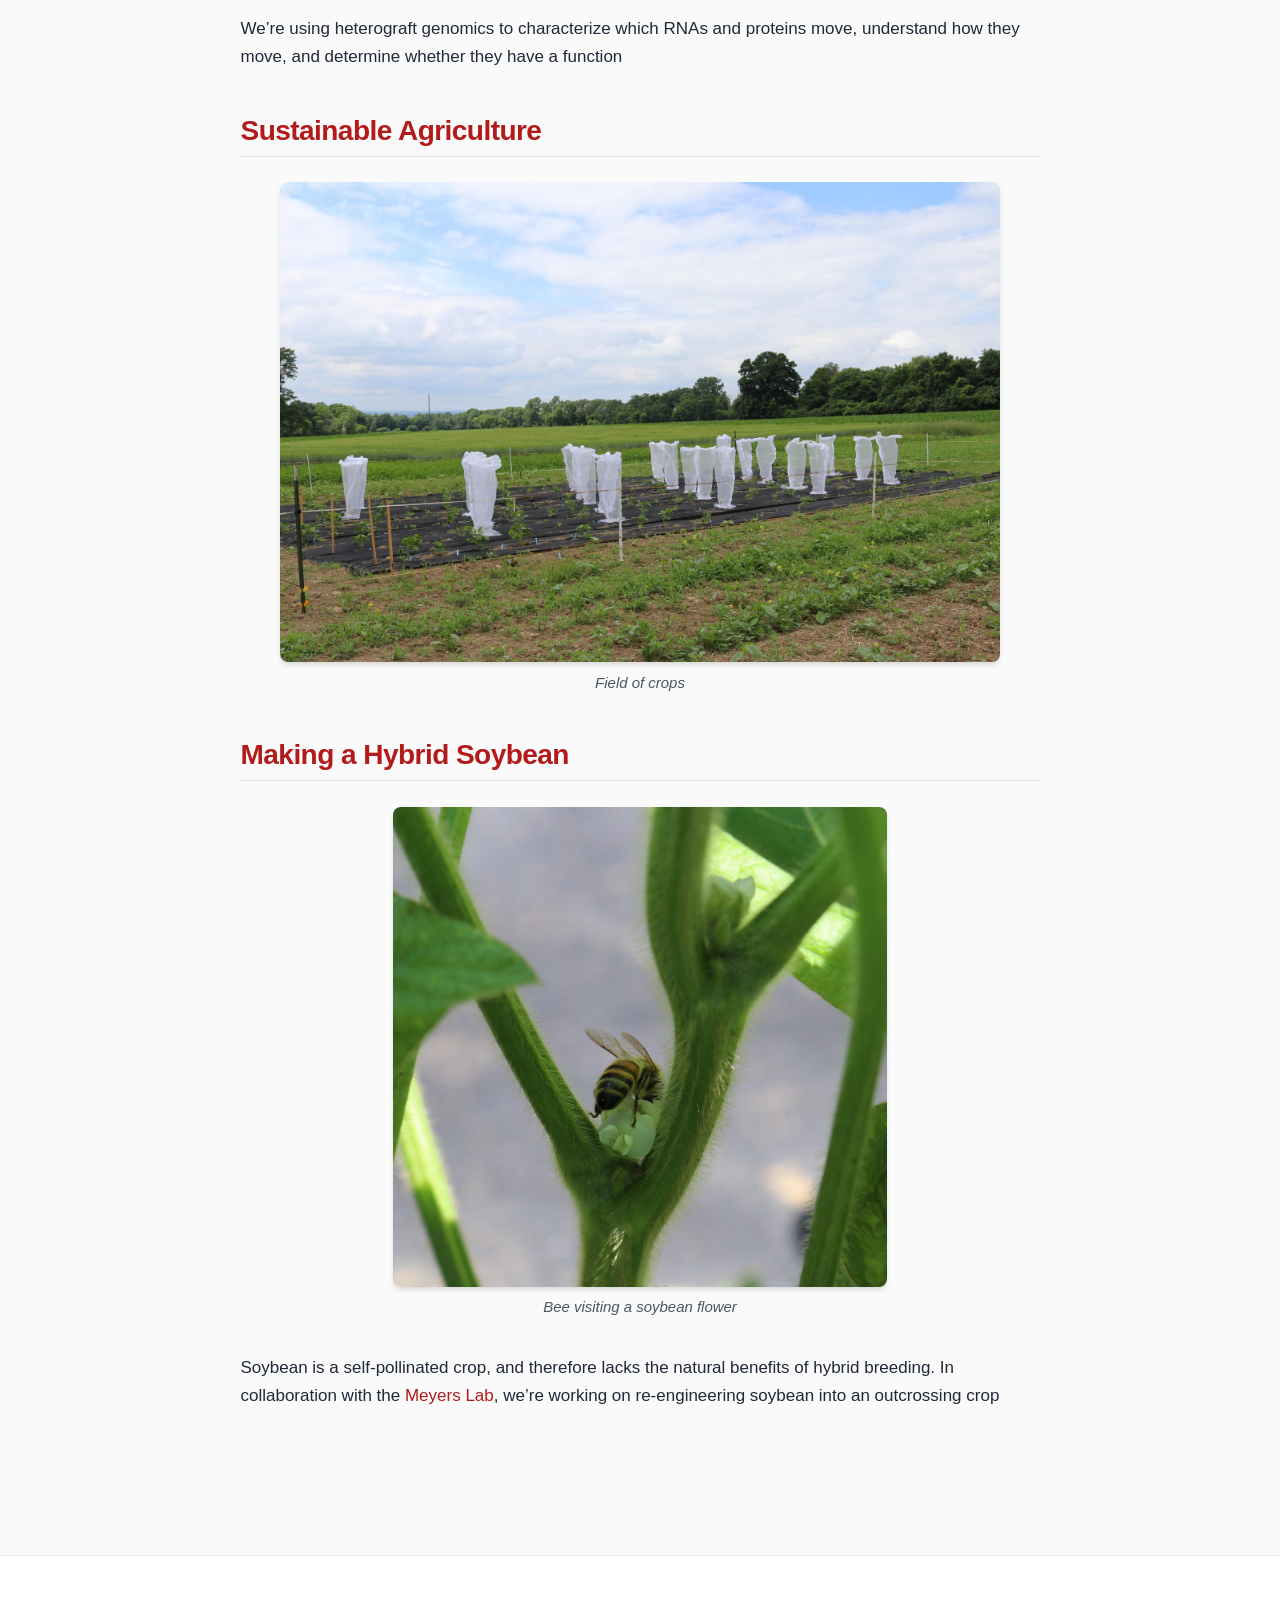
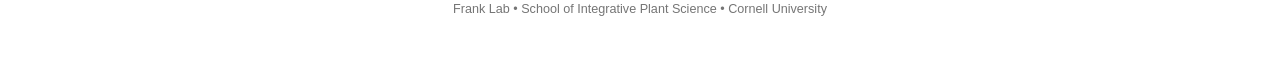
<file: docs/research.html>
<!DOCTYPE html>
<html xmlns="http://www.w3.org/1999/xhtml" lang="en" xml:lang="en"><head>

<meta charset="utf-8">
<meta name="generator" content="quarto-1.10.19">

<meta name="viewport" content="width=device-width, initial-scale=1.0, user-scalable=yes">


<title>Research: Plant Grafting – Frank Lab</title>
<style>
/* Default styles provided by pandoc.
** See https://pandoc.org/MANUAL.html#variables-for-html for config info.
*/
span.smallcaps{font-variant: small-caps;}
div.columns{display: flex; gap: 1.5em;}
div.column{flex: auto;}
@media screen {
div.columns{gap: min(4vw, 1.5em);}
div.column{overflow-x: auto;}
}
div.hanging-indent{margin-left: 1.5em; text-indent: -1.5em;}
ul.task-list{list-style: none;}
ul.task-list li input[type="checkbox"] {
  width: 0.8em;
  margin: 0 0.8em 0.2em -1em; /* quarto-specific, see https://github.com/quarto-dev/quarto-cli/issues/4556 */ 
  vertical-align: middle;
}
</style>


<script src="site_libs/quarto-nav/quarto-nav.js"></script>
<script src="site_libs/quarto-nav/headroom.min.js"></script>
<script src="site_libs/clipboard/clipboard.min.js"></script>
<script src="site_libs/quarto-search/autocomplete.umd.js"></script>
<script src="site_libs/quarto-search/fuse.min.js"></script>
<script src="site_libs/quarto-search/quarto-search.js"></script>
<meta name="quarto:offset" content="./">
<script src="site_libs/quarto-html/quarto.js" type="module"></script>
<script src="site_libs/quarto-html/tabsets/tabsets.js" type="module"></script>
<script src="site_libs/quarto-html/popper.min.js"></script>
<script src="site_libs/quarto-html/tippy.umd.min.js"></script>
<script src="site_libs/quarto-html/anchor.min.js"></script>
<link href="site_libs/quarto-html/tippy.css" rel="stylesheet">
<link href="site_libs/quarto-html/quarto-syntax-highlighting-bf27225e3a48a9273f3daa8f8e829971.css" rel="stylesheet" id="quarto-text-highlighting-styles">
<script src="site_libs/bootstrap/bootstrap.min.js"></script>
<link href="site_libs/bootstrap/bootstrap-icons.css" rel="stylesheet">
<link href="site_libs/bootstrap/bootstrap-6191c8c4c757b97205a8995aa6c30869.min.css" rel="stylesheet" append-hash="true" id="quarto-bootstrap" data-mode="light">
<script id="quarto-search-options" type="application/json">{
  "location": "navbar",
  "copy-button": false,
  "collapse-after": 3,
  "panel-placement": "end",
  "type": "overlay",
  "limit": 50,
  "keyboard-shortcut": [
    "f",
    "/",
    "s"
  ],
  "show-item-context": false,
  "language": {
    "search-no-results-text": "No results",
    "search-matching-documents-text": "matching documents",
    "search-copy-link-title": "Copy link to search",
    "search-hide-matches-text": "Hide additional matches",
    "search-more-match-text": "more match in this document",
    "search-more-matches-text": "more matches in this document",
    "search-clear-button-title": "Clear",
    "search-text-placeholder": "",
    "search-detached-cancel-button-title": "Cancel",
    "search-submit-button-title": "Submit",
    "search-label": "Search"
  }
}</script>


<link rel="stylesheet" href="styles.css">
</head>

<body class="nav-fixed fullcontent quarto-light">

<div id="quarto-search-results"></div>
  <header id="quarto-header" class="headroom fixed-top">
    <nav class="navbar navbar-expand-lg " data-bs-theme="dark">
      <div class="navbar-container container-fluid">
      <div class="navbar-brand-container mx-auto">
    <a class="navbar-brand" href="./index.html">
    <span class="navbar-title">Frank Lab</span>
    </a>
  </div>
          <button class="navbar-toggler" type="button" data-bs-toggle="collapse" data-bs-target="#navbarCollapse" aria-controls="navbarCollapse" role="menu" aria-expanded="false" aria-label="Toggle navigation" onclick="if (window.quartoToggleHeadroom) { window.quartoToggleHeadroom(); }">
  <span class="navbar-toggler-icon"></span>
</button>
          <div class="collapse navbar-collapse" id="navbarCollapse">
            <ul class="navbar-nav navbar-nav-scroll me-auto">
  <li class="nav-item">
    <a class="nav-link" href="./index.html"> 
<span class="menu-text">Home</span></a>
  </li>  
  <li class="nav-item">
    <a class="nav-link" href="./about.html"> 
<span class="menu-text">About Us</span></a>
  </li>  
  <li class="nav-item">
    <a class="nav-link active" href="./research.html" aria-current="page"> 
<span class="menu-text">Research</span></a>
  </li>  
  <li class="nav-item">
    <a class="nav-link" href="./publications.html"> 
<span class="menu-text">Publications</span></a>
  </li>  
  <li class="nav-item">
    <a class="nav-link" href="./people.html"> 
<span class="menu-text">Lab Members</span></a>
  </li>  
  <li class="nav-item">
    <a class="nav-link" href="./contact.html"> 
<span class="menu-text">Contact</span></a>
  </li>  
</ul>
          </div> <!-- /navcollapse -->
            <div class="quarto-navbar-tools">
</div>
      </div> <!-- /container-fluid -->
    </nav>
</header>
<!-- content -->
<div id="quarto-content" class="quarto-container page-columns page-rows-contents page-layout-article page-navbar">
<!-- sidebar -->
<!-- margin-sidebar -->
    
<!-- main -->
<main class="content" id="quarto-document-content">

<header id="title-block-header" class="quarto-title-block default">
<div class="quarto-title">
<h1 class="title">Research: Plant Grafting</h1>
</div>



<div class="quarto-title-meta">

    
  
    
  </div>
  


</header>


<div class="quarto-figure quarto-figure-center">
<figure class="figure">
<p><img src="images/research/hero-plant-grafting.jpg" class="img-fluid figure-img"></p>
<figcaption>Grafted pepper seedling with roots</figcaption>
</figure>
</div>
<section id="biology-of-graft-incompatibility" class="level2">
<h2 class="anchored" data-anchor-id="biology-of-graft-incompatibility">Biology of Graft Incompatibility</h2>
<div class="quarto-figure quarto-figure-center">
<figure class="figure">
<p><img src="images/research/graft-incompatibility.jpg" class="img-fluid figure-img"></p>
<figcaption>Anatomy of compatible and incompatible tomato and pepper grafts</figcaption>
</figure>
</div>
<p>We’re investigating graft incompatibility in the Solanaceae, by comparing the anatomical and transcriptomic response between compatible and incompatible graft combinations.</p>
</section>
<section id="long-distance-communication" class="level2">
<h2 class="anchored" data-anchor-id="long-distance-communication">Long-distance Communication</h2>
<div class="quarto-figure quarto-figure-center">
<figure class="figure">
<p><img src="images/research/bg-long-distance-communication.jpg" class="img-fluid figure-img"></p>
<figcaption>Grafted tomato plants</figcaption>
</figure>
</div>
</section>
<section id="graft-induced-vigor" class="level2">
<h2 class="anchored" data-anchor-id="graft-induced-vigor">Graft-induced Vigor</h2>
<div class="quarto-figure quarto-figure-center">
<figure class="figure">
<p><img src="images/research/graft-induced-vigor.jpg" class="img-fluid figure-img"></p>
<figcaption>Lab member inspecting a grafted tomato plant in the greenhouse</figcaption>
</figure>
</div>
<p>Vegetable crop grafting onto interspecific hybrid rootstocks is used world-wide to increase abiotic and biotic stress tolerance and boost fruit production. We’re using genetics, transcriptomics, ionomics, and molecular and developmental characterization of vigorous tomato grafts to better understand the genetic basis of this phenomenon</p>
</section>
<section id="characterizing-graft-mobileomes" class="level2">
<h2 class="anchored" data-anchor-id="characterizing-graft-mobileomes">Characterizing Graft “Mobileomes”</h2>
<div class="quarto-figure quarto-figure-center">
<figure class="figure">
<p><img src="images/research/graft-mobileomes.jpg" class="img-fluid figure-img"></p>
<figcaption>Confocal images of a tomato/eggplant graft junction</figcaption>
</figure>
</div>
<p>We’re using heterograft genomics to characterize which RNAs and proteins move, understand how they move, and determine whether they have a function</p>
</section>
<section id="sustainable-agriculture" class="level2">
<h2 class="anchored" data-anchor-id="sustainable-agriculture">Sustainable Agriculture</h2>
<div class="quarto-figure quarto-figure-center">
<figure class="figure">
<p><img src="images/research/bg-sustainable-agriculture.jpg" class="img-fluid figure-img"></p>
<figcaption>Field of crops</figcaption>
</figure>
</div>
</section>
<section id="making-a-hybrid-soybean" class="level2">
<h2 class="anchored" data-anchor-id="making-a-hybrid-soybean">Making a Hybrid Soybean</h2>
<div class="quarto-figure quarto-figure-center">
<figure class="figure">
<p><img src="images/research/hybrid-soybean.jpg" class="img-fluid figure-img"></p>
<figcaption>Bee visiting a soybean flower</figcaption>
</figure>
</div>
<p>Soybean is a self-pollinated crop, and therefore lacks the natural benefits of hybrid breeding. In collaboration with the <a href="http://www.meyerslab.org/">Meyers Lab</a>, we’re working on re-engineering soybean into an outcrossing crop</p>


</section>

</main> <!-- /main -->
<script id="quarto-html-after-body" type="application/javascript">
  window.document.addEventListener("DOMContentLoaded", function (event) {
    const icon = "";
    const anchorJS = new window.AnchorJS();
    anchorJS.options = {
      placement: 'right',
      icon: icon
    };
    anchorJS.add('.anchored');
    const isCodeAnnotation = (el) => {
      for (const clz of el.classList) {
        if (clz.startsWith('code-annotation-')) {                     
          return true;
        }
      }
      return false;
    }
    const onCopySuccess = function(e) {
      // button target
      const button = e.trigger;
      // don't keep focus
      button.blur();
      // flash "checked"
      button.classList.add('code-copy-button-checked');
      var currentTitle = button.getAttribute("title");
      button.setAttribute("title", "Copied!");
      let tooltip;
      if (window.bootstrap) {
        button.setAttribute("data-bs-toggle", "tooltip");
        button.setAttribute("data-bs-placement", "left");
        button.setAttribute("data-bs-title", "Copied!");
        tooltip = new bootstrap.Tooltip(button, 
          { trigger: "manual", 
            customClass: "code-copy-button-tooltip",
            offset: [0, -8]});
        tooltip.show();    
      }
      setTimeout(function() {
        if (tooltip) {
          tooltip.hide();
          button.removeAttribute("data-bs-title");
          button.removeAttribute("data-bs-toggle");
          button.removeAttribute("data-bs-placement");
        }
        button.setAttribute("title", currentTitle);
        button.classList.remove('code-copy-button-checked');
      }, 1000);
      // clear code selection
      e.clearSelection();
    }
    const getTextToCopy = function(trigger) {
      const outerScaffold = trigger.parentElement.cloneNode(true);
      const codeEl = outerScaffold.querySelector('code');
      for (const childEl of codeEl.children) {
        if (isCodeAnnotation(childEl)) {
          childEl.remove();
        }
      }
      return codeEl.innerText;
    }
    const clipboard = new window.ClipboardJS('.code-copy-button:not([data-in-quarto-modal])', {
      text: getTextToCopy
    });
    clipboard.on('success', onCopySuccess);
    if (window.document.getElementById('quarto-embedded-source-code-modal')) {
      const clipboardModal = new window.ClipboardJS('.code-copy-button[data-in-quarto-modal]', {
        text: getTextToCopy,
        container: window.document.getElementById('quarto-embedded-source-code-modal')
      });
      clipboardModal.on('success', onCopySuccess);
    }
      var localhostRegex = new RegExp(/^(?:http|https):\/\/localhost\:?[0-9]*\//);
      var mailtoRegex = new RegExp(/^mailto:/);
        var filterRegex = new RegExp('/' + window.location.host + '/');
      var isInternal = (href) => {
          return filterRegex.test(href) || localhostRegex.test(href) || mailtoRegex.test(href);
      }
      // Inspect non-navigation links and adorn them if external
     var links = window.document.querySelectorAll('a[href]:not(.nav-link):not(.navbar-brand):not(.toc-action):not(.sidebar-link):not(.sidebar-item-toggle):not(.pagination-link):not(.no-external):not([aria-hidden]):not(.dropdown-item):not(.quarto-navigation-tool):not(.about-link)');
      for (var i=0; i<links.length; i++) {
        const link = links[i];
        if (!isInternal(link.href)) {
          // undo the damage that might have been done by quarto-nav.js in the case of
          // links that we want to consider external
          if (link.dataset.originalHref !== undefined) {
            link.href = link.dataset.originalHref;
          }
        }
      }
    function tippyHover(el, contentFn, onTriggerFn, onUntriggerFn) {
      const config = {
        allowHTML: true,
        maxWidth: 500,
        delay: 100,
        arrow: false,
        appendTo: function(el) {
            return el.parentElement;
        },
        interactive: true,
        interactiveBorder: 10,
        theme: 'quarto',
        placement: 'bottom-start',
      };
      if (contentFn) {
        config.content = contentFn;
      }
      if (onTriggerFn) {
        config.onTrigger = onTriggerFn;
      }
      if (onUntriggerFn) {
        config.onUntrigger = onUntriggerFn;
      }
      window.tippy(el, config); 
    }
    const noterefs = window.document.querySelectorAll('a[role="doc-noteref"]');
    for (var i=0; i<noterefs.length; i++) {
      const ref = noterefs[i];
      tippyHover(ref, function() {
        // use id or data attribute instead here
        let href = ref.getAttribute('data-footnote-href') || ref.getAttribute('href');
        try { href = new URL(href).hash; } catch {}
        const id = href.replace(/^#\/?/, "");
        const note = window.document.getElementById(id);
        if (note) {
          return note.innerHTML;
        } else {
          return "";
        }
      });
    }
    const xrefs = window.document.querySelectorAll('a.quarto-xref');
    const processXRef = (id, note) => {
      // Strip column container classes
      const stripColumnClz = (el) => {
        el.classList.remove("page-full", "page-columns");
        if (el.children) {
          for (const child of el.children) {
            stripColumnClz(child);
          }
        }
      }
      stripColumnClz(note)
      if (id === null || id.startsWith('sec-')) {
        // Special case sections, only their first couple elements
        const container = document.createElement("div");
        if (note.children && note.children.length > 2) {
          container.appendChild(note.children[0].cloneNode(true));
          for (let i = 1; i < note.children.length; i++) {
            const child = note.children[i];
            if (child.tagName === "P" && child.innerText === "") {
              continue;
            } else {
              container.appendChild(child.cloneNode(true));
              break;
            }
          }
          if (window.Quarto?.typesetMath) {
            window.Quarto.typesetMath(container);
          }
          return container.innerHTML
        } else {
          if (window.Quarto?.typesetMath) {
            window.Quarto.typesetMath(note);
          }
          return note.innerHTML;
        }
      } else {
        // Remove any anchor links if they are present
        const anchorLink = note.querySelector('a.anchorjs-link');
        if (anchorLink) {
          anchorLink.remove();
        }
        if (window.Quarto?.typesetMath) {
          window.Quarto.typesetMath(note);
        }
        if (note.classList.contains("callout")) {
          return note.outerHTML;
        } else {
          return note.innerHTML;
        }
      }
    }
    for (var i=0; i<xrefs.length; i++) {
      const xref = xrefs[i];
      tippyHover(xref, undefined, function(instance) {
        instance.disable();
        let url = xref.getAttribute('href');
        let hash = undefined; 
        if (url.startsWith('#')) {
          hash = url;
        } else {
          try { hash = new URL(url).hash; } catch {}
        }
        if (hash) {
          const id = hash.replace(/^#\/?/, "");
          const note = window.document.getElementById(id);
          if (note !== null) {
            try {
              const html = processXRef(id, note.cloneNode(true));
              instance.setContent(html);
            } finally {
              instance.enable();
              instance.show();
            }
          } else {
            // See if we can fetch this
            fetch(url.split('#')[0])
            .then(res => res.text())
            .then(html => {
              const parser = new DOMParser();
              const htmlDoc = parser.parseFromString(html, "text/html");
              const note = htmlDoc.getElementById(id);
              if (note !== null) {
                const html = processXRef(id, note);
                instance.setContent(html);
              } 
            }).finally(() => {
              instance.enable();
              instance.show();
            });
          }
        } else {
          // See if we can fetch a full url (with no hash to target)
          // This is a special case and we should probably do some content thinning / targeting
          fetch(url)
          .then(res => res.text())
          .then(html => {
            const parser = new DOMParser();
            const htmlDoc = parser.parseFromString(html, "text/html");
            const note = htmlDoc.querySelector('main.content');
            if (note !== null) {
              // This should only happen for chapter cross references
              // (since there is no id in the URL)
              // remove the first header
              if (note.children.length > 0 && note.children[0].tagName === "HEADER") {
                note.children[0].remove();
              }
              const html = processXRef(null, note);
              instance.setContent(html);
            } 
          }).finally(() => {
            instance.enable();
            instance.show();
          });
        }
      }, function(instance) {
      });
    }
        let selectedAnnoteEl;
        const selectorForAnnotation = ( cell, annotation) => {
          let cellAttr = 'data-code-cell="' + cell + '"';
          let lineAttr = 'data-code-annotation="' +  annotation + '"';
          const selector = 'span[' + cellAttr + '][' + lineAttr + ']';
          return selector;
        }
        const selectCodeLines = (annoteEl) => {
          const doc = window.document;
          const targetCell = annoteEl.getAttribute("data-target-cell");
          const targetAnnotation = annoteEl.getAttribute("data-target-annotation");
          const annoteSpan = window.document.querySelector(selectorForAnnotation(targetCell, targetAnnotation));
          const lines = annoteSpan.getAttribute("data-code-lines").split(",");
          const lineIds = lines.map((line) => {
            return targetCell + "-" + line;
          })
          let top = null;
          let height = null;
          let parent = null;
          if (lineIds.length > 0) {
              //compute the position of the single el (top and bottom and make a div)
              const el = window.document.getElementById(lineIds[0]);
              top = el.offsetTop;
              height = el.offsetHeight;
              parent = el.parentElement.parentElement;
            if (lineIds.length > 1) {
              const lastEl = window.document.getElementById(lineIds[lineIds.length - 1]);
              const bottom = lastEl.offsetTop + lastEl.offsetHeight;
              height = bottom - top;
            }
            if (top !== null && height !== null && parent !== null) {
              // cook up a div (if necessary) and position it 
              let div = window.document.getElementById("code-annotation-line-highlight");
              if (div === null) {
                div = window.document.createElement("div");
                div.setAttribute("id", "code-annotation-line-highlight");
                div.style.position = 'absolute';
                parent.appendChild(div);
              }
              div.style.top = top - 2 + "px";
              div.style.height = height + 4 + "px";
              div.style.left = 0;
              let gutterDiv = window.document.getElementById("code-annotation-line-highlight-gutter");
              if (gutterDiv === null) {
                gutterDiv = window.document.createElement("div");
                gutterDiv.setAttribute("id", "code-annotation-line-highlight-gutter");
                gutterDiv.style.position = 'absolute';
                const codeCell = window.document.getElementById(targetCell);
                const gutter = codeCell.querySelector('.code-annotation-gutter');
                gutter.appendChild(gutterDiv);
              }
              gutterDiv.style.top = top - 2 + "px";
              gutterDiv.style.height = height + 4 + "px";
            }
            selectedAnnoteEl = annoteEl;
          }
        };
        const unselectCodeLines = () => {
          const elementsIds = ["code-annotation-line-highlight", "code-annotation-line-highlight-gutter"];
          elementsIds.forEach((elId) => {
            const div = window.document.getElementById(elId);
            if (div) {
              div.remove();
            }
          });
          selectedAnnoteEl = undefined;
        };
          // Handle positioning of the toggle
      window.addEventListener(
        "resize",
        throttle(() => {
          elRect = undefined;
          if (selectedAnnoteEl) {
            selectCodeLines(selectedAnnoteEl);
          }
        }, 10)
      );
      function throttle(fn, ms) {
      let throttle = false;
      let timer;
        return (...args) => {
          if(!throttle) { // first call gets through
              fn.apply(this, args);
              throttle = true;
          } else { // all the others get throttled
              if(timer) clearTimeout(timer); // cancel #2
              timer = setTimeout(() => {
                fn.apply(this, args);
                timer = throttle = false;
              }, ms);
          }
        };
      }
        // Attach click handler to the DT
        const annoteDls = window.document.querySelectorAll('dt[data-target-cell]');
        for (const annoteDlNode of annoteDls) {
          annoteDlNode.addEventListener('click', (event) => {
            const clickedEl = event.target;
            if (clickedEl !== selectedAnnoteEl) {
              unselectCodeLines();
              const activeEl = window.document.querySelector('dt[data-target-cell].code-annotation-active');
              if (activeEl) {
                activeEl.classList.remove('code-annotation-active');
              }
              selectCodeLines(clickedEl);
              clickedEl.classList.add('code-annotation-active');
            } else {
              // Unselect the line
              unselectCodeLines();
              clickedEl.classList.remove('code-annotation-active');
            }
          });
        }
    const findCites = (el) => {
      const parentEl = el.parentElement;
      if (parentEl) {
        const cites = parentEl.dataset.cites;
        if (cites) {
          return {
            el,
            cites: cites.split(' ')
          };
        } else {
          return findCites(el.parentElement)
        }
      } else {
        return undefined;
      }
    };
    var bibliorefs = window.document.querySelectorAll('a[role="doc-biblioref"]');
    for (var i=0; i<bibliorefs.length; i++) {
      const ref = bibliorefs[i];
      const citeInfo = findCites(ref);
      if (citeInfo) {
        tippyHover(citeInfo.el, function() {
          var popup = window.document.createElement('div');
          citeInfo.cites.forEach(function(cite) {
            var citeDiv = window.document.createElement('div');
            citeDiv.classList.add('hanging-indent');
            citeDiv.classList.add('csl-entry');
            var biblioDiv = window.document.getElementById('ref-' + cite);
            if (biblioDiv) {
              citeDiv.innerHTML = biblioDiv.innerHTML;
            }
            popup.appendChild(citeDiv);
          });
          return popup.innerHTML;
        });
      }
    }
  });
  </script>
</div> <!-- /content -->
<footer class="footer">
  <div class="nav-footer">
    <div class="nav-footer-left">
      &nbsp;
    </div>   
    <div class="nav-footer-center">
<p>Frank Lab • School of Integrative Plant Science • Cornell University</p>
</div>
    <div class="nav-footer-right">
      &nbsp;
    </div>
  </div>
</footer>




</body></html>
</file>
<file: docs/site_libs/quarto-html/tippy.css>
.tippy-box[data-animation=fade][data-state=hidden]{opacity:0}[data-tippy-root]{max-width:calc(100vw - 10px)}.tippy-box{position:relative;background-color:#333;color:#fff;border-radius:4px;font-size:14px;line-height:1.4;white-space:normal;outline:0;transition-property:transform,visibility,opacity}.tippy-box[data-placement^=top]>.tippy-arrow{bottom:0}.tippy-box[data-placement^=top]>.tippy-arrow:before{bottom:-7px;left:0;border-width:8px 8px 0;border-top-color:initial;transform-origin:center top}.tippy-box[data-placement^=bottom]>.tippy-arrow{top:0}.tippy-box[data-placement^=bottom]>.tippy-arrow:before{top:-7px;left:0;border-width:0 8px 8px;border-bottom-color:initial;transform-origin:center bottom}.tippy-box[data-placement^=left]>.tippy-arrow{right:0}.tippy-box[data-placement^=left]>.tippy-arrow:before{border-width:8px 0 8px 8px;border-left-color:initial;right:-7px;transform-origin:center left}.tippy-box[data-placement^=right]>.tippy-arrow{left:0}.tippy-box[data-placement^=right]>.tippy-arrow:before{left:-7px;border-width:8px 8px 8px 0;border-right-color:initial;transform-origin:center right}.tippy-box[data-inertia][data-state=visible]{transition-timing-function:cubic-bezier(.54,1.5,.38,1.11)}.tippy-arrow{width:16px;height:16px;color:#333}.tippy-arrow:before{content:"";position:absolute;border-color:transparent;border-style:solid}.tippy-content{position:relative;padding:5px 9px;z-index:1}
</file>
<file: docs/site_libs/quarto-html/quarto-syntax-highlighting-bf27225e3a48a9273f3daa8f8e829971.css>
/* quarto syntax highlight colors */
:root {
  --quarto-hl-ot-color: #003B4F;
  --quarto-hl-at-color: #657422;
  --quarto-hl-ss-color: #20794D;
  --quarto-hl-an-color: #5E5E5E;
  --quarto-hl-fu-color: #4758AB;
  --quarto-hl-st-color: #20794D;
  --quarto-hl-cf-color: #003B4F;
  --quarto-hl-op-color: #5E5E5E;
  --quarto-hl-er-color: #AD0000;
  --quarto-hl-bn-color: #AD0000;
  --quarto-hl-al-color: #AD0000;
  --quarto-hl-va-color: #111111;
  --quarto-hl-bu-color: inherit;
  --quarto-hl-ex-color: inherit;
  --quarto-hl-pp-color: #AD0000;
  --quarto-hl-in-color: #5E5E5E;
  --quarto-hl-vs-color: #20794D;
  --quarto-hl-wa-color: #5E5E5E;
  --quarto-hl-do-color: #5E5E5E;
  --quarto-hl-im-color: #00769E;
  --quarto-hl-ch-color: #20794D;
  --quarto-hl-dt-color: #AD0000;
  --quarto-hl-fl-color: #AD0000;
  --quarto-hl-co-color: #5E5E5E;
  --quarto-hl-cv-color: #5E5E5E;
  --quarto-hl-cn-color: #8f5902;
  --quarto-hl-sc-color: #5E5E5E;
  --quarto-hl-dv-color: #AD0000;
  --quarto-hl-kw-color: #003B4F;
}

/* other quarto variables */
:root {
  --quarto-font-monospace: SFMono-Regular, Menlo, Monaco, Consolas, "Liberation Mono", "Courier New", monospace;
}

/* syntax highlight based on Pandoc's rules */
pre > code.sourceCode > span {
  color: #003B4F;
}

code.sourceCode > span {
  color: #003B4F;
}

div.sourceCode,
div.sourceCode pre.sourceCode {
  color: #003B4F;
}

/* Normal */
code span {
  color: #003B4F;
}

/* Alert */
code span.al {
  color: #AD0000;
  font-style: inherit;
}

/* Annotation */
code span.an {
  color: #5E5E5E;
  font-style: inherit;
}

/* Attribute */
code span.at {
  color: #657422;
  font-style: inherit;
}

/* BaseN */
code span.bn {
  color: #AD0000;
  font-style: inherit;
}

/* BuiltIn */
code span.bu {
  font-style: inherit;
}

/* ControlFlow */
code span.cf {
  color: #003B4F;
  font-weight: bold;
  font-style: inherit;
}

/* Char */
code span.ch {
  color: #20794D;
  font-style: inherit;
}

/* Constant */
code span.cn {
  color: #8f5902;
  font-style: inherit;
}

/* Comment */
code span.co {
  color: #5E5E5E;
  font-style: inherit;
}

/* CommentVar */
code span.cv {
  color: #5E5E5E;
  font-style: italic;
}

/* Documentation */
code span.do {
  color: #5E5E5E;
  font-style: italic;
}

/* DataType */
code span.dt {
  color: #AD0000;
  font-style: inherit;
}

/* DecVal */
code span.dv {
  color: #AD0000;
  font-style: inherit;
}

/* Error */
code span.er {
  color: #AD0000;
  font-style: inherit;
}

/* Extension */
code span.ex {
  font-style: inherit;
}

/* Float */
code span.fl {
  color: #AD0000;
  font-style: inherit;
}

/* Function */
code span.fu {
  color: #4758AB;
  font-style: inherit;
}

/* Import */
code span.im {
  color: #00769E;
  font-style: inherit;
}

/* Information */
code span.in {
  color: #5E5E5E;
  font-style: inherit;
}

/* Keyword */
code span.kw {
  color: #003B4F;
  font-weight: bold;
  font-style: inherit;
}

/* Operator */
code span.op {
  color: #5E5E5E;
  font-style: inherit;
}

/* Other */
code span.ot {
  color: #003B4F;
  font-style: inherit;
}

/* Preprocessor */
code span.pp {
  color: #AD0000;
  font-style: inherit;
}

/* SpecialChar */
code span.sc {
  color: #5E5E5E;
  font-style: inherit;
}

/* SpecialString */
code span.ss {
  color: #20794D;
  font-style: inherit;
}

/* String */
code span.st {
  color: #20794D;
  font-style: inherit;
}

/* Variable */
code span.va {
  color: #111111;
  font-style: inherit;
}

/* VerbatimString */
code span.vs {
  color: #20794D;
  font-style: inherit;
}

/* Warning */
code span.wa {
  color: #5E5E5E;
  font-style: italic;
}

.prevent-inlining {
  content: "</";
}

/*# sourceMappingURL=8be38f48d34c45af72792cbd699585e7.css.map */
</file>
<file: docs/styles.css>
/* Frank Lab Website - Cornell University */

:root {
  --cornell-red: #B31B1B;
  --cornell-dark-red: #8B0000;
  --primary: #B31B1B;
  --text-dark: #1F2937;
  --text-muted: #4B5563;
  --bg-light: #F9FAFB;
  --card-bg: #FFFFFF;
  --border-color: #E5E7EB;
  --shadow-sm: 0 1px 2px 0 rgba(0, 0, 0, 0.05);
  --shadow-md: 0 4px 6px -1px rgba(0, 0, 0, 0.1), 0 2px 4px -1px rgba(0, 0, 0, 0.06);
  --shadow-lg: 0 10px 15px -3px rgba(0, 0, 0, 0.1), 0 4px 6px -2px rgba(0, 0, 0, 0.05);
}

html, body {
  overflow-x: hidden;
  max-width: 100vw;
}

body {
  color: var(--text-dark);
  font-family: -apple-system, BlinkMacSystemFont, "Segoe UI", Roboto, "Helvetica Neue", Arial, sans-serif;
  line-height: 1.65;
  background-color: #FAFAFA;
}

/* Navbar styling */
.navbar {
  background-color: #111827 !important;
  border-bottom: 3px solid var(--cornell-red);
  padding-top: 0.75rem;
  padding-bottom: 0.75rem;
}

.navbar-brand {
  font-weight: 700;
  font-size: 1.35rem;
  letter-spacing: -0.02em;
  color: #FFFFFF !important;
}

.navbar-nav .nav-link {
  font-weight: 500;
  color: #E5E7EB !important;
  margin-right: 0.5rem;
  transition: color 0.2s ease;
}

.navbar-nav .nav-link:hover,
.navbar-nav .nav-link.active {
  color: #FFFFFF !important;
  border-bottom: 2px solid var(--cornell-red);
}

/* Main Content Area */
main.content {
  padding-top: 2rem;
  padding-bottom: 3rem;
  max-width: 1060px;
}

h1, h2, h3, h4 {
  font-weight: 700;
  color: #111827;
  letter-spacing: -0.02em;
}

h1 {
  font-size: 2.25rem;
  margin-bottom: 1.5rem;
  padding-bottom: 0.5rem;
  border-bottom: 2px solid var(--border-color);
}

h2 {
  font-size: 1.65rem;
  margin-top: 2.5rem;
  margin-bottom: 1rem;
  color: var(--cornell-red);
}

h3 {
  font-size: 1.25rem;
  margin-top: 1.25rem;
  margin-bottom: 0.5rem;
}

/* Links */
a {
  color: var(--cornell-red);
  text-decoration: none;
  transition: color 0.15s ease;
  overflow-wrap: break-word;
  word-break: break-word;
}

p, li {
  overflow-wrap: break-word;
}

a:hover {
  color: var(--cornell-dark-red);
  text-decoration: underline;
}

/* Standard Images */
img {
  max-width: 100%;
  height: auto;
  border-radius: 6px;
}

.content img:not(.person-photo):not(.lab-hero-photo) {
  display: block;
  margin: 1.5rem auto 0.5rem auto;
  box-shadow: var(--shadow-md);
  max-height: 480px;
  object-fit: cover;
  border-radius: 8px;
}

figcaption, .figure-caption {
  font-size: 0.88rem;
  color: var(--text-muted);
  text-align: center;
  margin-top: 0.5rem;
  margin-bottom: 2rem;
  font-style: italic;
}

/* ==========================================================================
   LAB GROUP PHOTOS SLIDESHOW (People Page)
   ========================================================================== */
.lab-slideshow-container {
  position: relative;
  width: 100%;
  height: 480px;
  border-radius: 16px;
  overflow: hidden;
  margin-top: 0.5rem;
  margin-bottom: 3rem;
  background: #111827;
  box-shadow: 0 16px 36px -10px rgba(0, 0, 0, 0.25), 0 0 20px rgba(0, 0, 0, 0.08);
  user-select: none;
}

.lab-slideshow-track {
  position: relative;
  width: 100%;
  height: 100%;
}

.lab-slide {
  position: absolute;
  top: 0;
  left: 0;
  width: 100%;
  height: 100%;
  opacity: 0;
  visibility: hidden;
  transition: opacity 0.7s cubic-bezier(0.4, 0, 0.2, 1), visibility 0.7s ease;
  z-index: 1;
}

.lab-slide.active {
  opacity: 1;
  visibility: visible;
  z-index: 2;
}

.lab-slide-img {
  width: 100%;
  height: 100%;
  object-fit: cover;
  display: block;
}

/* Individual photo alignment overrides */
.slide-field {
  object-position: center 82%;
}
.slide-team {
  object-position: center 50%;
}
.slide-outing {
  object-position: center 38%;
}

/* Gradient overlay for bottom captions */
.lab-slide-overlay {
  position: absolute;
  bottom: 0;
  left: 0;
  right: 0;
  height: 140px;
  background: linear-gradient(to top, rgba(0, 0, 0, 0.82) 0%, rgba(0, 0, 0, 0.4) 60%, transparent 100%);
  display: flex;
  align-items: flex-end;
  padding: 1.5rem 2rem;
  color: #FFFFFF;
  pointer-events: none;
}

.lab-slide-caption {
  display: flex;
  flex-direction: column;
  gap: 0.25rem;
}

.lab-slide-title {
  font-size: 1.25rem;
  font-weight: 700;
  letter-spacing: -0.015em;
  color: #FFFFFF;
  text-shadow: 0 2px 8px rgba(0, 0, 0, 0.6);
}

.lab-slide-subtitle {
  font-size: 0.85rem;
  font-weight: 400;
  color: #D1D5DB;
  letter-spacing: 0.02em;
  text-transform: uppercase;
  display: flex;
  align-items: center;
  gap: 0.4rem;
}

.lab-slide-subtitle::before {
  content: "";
  width: 14px;
  height: 2px;
  background: var(--cornell-red);
  display: inline-block;
}

/* Slide counter badge */
.lab-slide-badge {
  position: absolute;
  top: 1.25rem;
  right: 1.25rem;
  z-index: 10;
  background: rgba(0, 0, 0, 0.6);
  backdrop-filter: blur(8px);
  border: 1px solid rgba(255, 255, 255, 0.15);
  color: #F3F4F6;
  font-size: 0.78rem;
  font-weight: 600;
  padding: 0.35rem 0.75rem;
  border-radius: 20px;
  letter-spacing: 0.05em;
}

/* Navigation Arrows */
.lab-slide-nav {
  position: absolute;
  top: 50%;
  transform: translateY(-50%);
  width: 44px;
  height: 44px;
  background: rgba(0, 0, 0, 0.45);
  backdrop-filter: blur(6px);
  border: 1px solid rgba(255, 255, 255, 0.2);
  border-radius: 50%;
  color: #FFFFFF;
  font-size: 1.4rem;
  display: flex;
  align-items: center;
  justify-content: center;
  cursor: pointer;
  z-index: 10;
  transition: all 0.22s ease;
  padding: 0;
  line-height: 1;
}

.lab-slide-nav:hover {
  background: rgba(179, 27, 27, 0.85);
  border-color: var(--cornell-red);
  transform: translateY(-50%) scale(1.08);
}

.lab-slide-prev {
  left: 1.25rem;
}

.lab-slide-next {
  right: 1.25rem;
}

/* Pagination Dots */
.lab-slide-dots {
  position: absolute;
  bottom: 1.35rem;
  right: 2rem;
  display: flex;
  gap: 0.4rem;
  z-index: 10;
  max-width: 60%;
  flex-wrap: wrap;
  justify-content: flex-end;
}

.lab-dot {
  width: 8px;
  height: 8px;
  border-radius: 4px;
  background: rgba(255, 255, 255, 0.45);
  border: 1px solid rgba(0, 0, 0, 0.3);
  cursor: pointer;
  transition: all 0.25s ease;
  padding: 0;
}

.lab-dot:hover {
  background: rgba(255, 255, 255, 0.85);
}

.lab-dot.active {
  width: 22px;
  background: var(--cornell-red);
  border-color: var(--cornell-red);
}

@media (max-width: 768px) {
  .lab-slideshow-container {
    height: 340px;
    border-radius: 12px;
  }
  .lab-slide-overlay {
    padding: 1rem 1.25rem;
  }
  .lab-slide-title {
    font-size: 1.05rem;
  }
  .lab-slide-nav {
    width: 38px;
    height: 38px;
    font-size: 1.2rem;
  }
  .lab-slide-dots {
    right: 1.25rem;
    bottom: 1rem;
  }
}

/* People Grid */
.people-grid {
  display: grid;
  grid-template-columns: repeat(auto-fill, minmax(290px, 1fr));
  gap: 1.5rem;
  margin-top: 1.25rem;
  margin-bottom: 2.5rem;
}

.person-card {
  background: var(--card-bg);
  border: 1px solid var(--border-color);
  border-radius: 10px;
  overflow: hidden;
  box-shadow: var(--shadow-sm);
  transition: transform 0.2s ease, box-shadow 0.2s ease;
  display: flex;
  flex-direction: column;
}

.person-card:hover {
  transform: translateY(-4px);
  box-shadow: var(--shadow-lg);
}

.person-photo-wrapper {
  width: 100%;
  height: 300px;
  background-color: #F3F4F6;
  overflow: hidden;
  position: relative;
}

.person-photo-wrapper p {
  width: 100%;
  height: 100%;
  margin: 0;
  padding: 0;
}

.person-photo {
  display: block;
  width: 100%;
  height: 100%;
  object-fit: cover;
  object-position: center center;
  border-radius: 0;
  transition: transform 0.3s ease;
}

.person-card:hover .person-photo {
  transform: scale(1.03);
}

.person-photo-placeholder {
  width: 100%;
  height: 100%;
  display: flex;
  align-items: center;
  justify-content: center;
  font-size: 3rem;
  font-weight: 700;
  color: #9CA3AF;
  background: #E5E7EB;
}

.person-details {
  padding: 1.25rem;
  flex-grow: 1;
  display: flex;
  flex-direction: column;
}

.person-name {
  font-size: 1.2rem;
  font-weight: 700;
  margin: 0 0 0.25rem 0;
  color: #111827;
}

.person-role {
  font-size: 0.9rem;
  font-weight: 600;
  color: var(--cornell-red);
  margin-bottom: 0.75rem;
  text-transform: uppercase;
  letter-spacing: 0.03em;
}

.person-bio {
  font-size: 0.88rem;
  color: var(--text-muted);
  line-height: 1.5;
  margin-top: 0.25rem;
}

.person-bio p {
  margin-bottom: 0.5rem;
}

.person-bio p:last-child {
  margin-bottom: 0;
}

/* Recent news list formatting on Home */
#recent-news + ul {
  list-style: none;
  padding-left: 0;
}

#recent-news + ul > li {
  position: relative;
  padding-left: 1.5rem;
  margin-bottom: 1rem;
  border-left: 2px solid var(--cornell-red);
}

/* Footer */
footer.footer {
  border-top: 1px solid var(--border-color);
  padding: 2rem 0;
  color: #6B7280;
  font-size: 0.9rem;
  text-align: center;
  background: #FFFFFF;
}

/* ==========================================================================
   SCANDINAVIAN ZEN MINIMALIST HERO (Home Page)
   Aesthetic: Deep pitch-black canvas, hairline borders, airy typography,
   restrained Cornell Carnelian accents, large dominant square video window.
   ========================================================================== */
#title-block-header:has(~ .zen-hero),
#title-block-header:has(~ * .zen-hero),
#title-block-header:has(+ .zen-hero),
#title-block-header:has(+ * .zen-hero),
#title-block-header:has(~ .hero-banner),
#title-block-header:has(~ * .hero-banner),
#title-block-header:has(+ .hero-banner),
#title-block-header:has(+ * .hero-banner) {
  display: none !important;
}

.zen-hero {
  background: #000000;
  border: 1px solid rgba(255, 255, 255, 0.1);
  border-radius: 16px;
  padding: 3.5rem 3.25rem;
  margin-top: 0.5rem;
  margin-bottom: 3.5rem;
  display: grid;
  grid-template-columns: 0.95fr 1.05fr;
  gap: 3.25rem;
  align-items: center;
  box-shadow: 0 25px 60px -15px rgba(0, 0, 0, 0.5), 0 0 40px rgba(179, 27, 27, 0.08);
  position: relative;
  overflow: hidden;
}

.zen-info {
  color: #FFFFFF;
  z-index: 1;
}

.zen-tag {
  font-size: 0.72rem;
  font-weight: 600;
  letter-spacing: 0.14em;
  text-transform: uppercase;
  color: var(--cornell-red);
  margin-bottom: 1.5rem;
  display: flex;
  align-items: center;
  gap: 0.6rem;
  white-space: nowrap;
}

.zen-tag::before {
  content: "";
  width: 22px;
  height: 1.5px;
  background: var(--cornell-red);
  flex-shrink: 0;
}

.zen-title {
  font-size: 2.65rem;
  line-height: 1.15;
  letter-spacing: -0.03em;
  color: #FFFFFF;
  margin: 0 0 1.25rem 0;
  border-bottom: none !important;
  padding-bottom: 0 !important;
}

.zen-title-light {
  font-weight: 300;
  display: block;
  white-space: nowrap;
}

.zen-title-bold {
  font-weight: 700;
  letter-spacing: -0.02em;
  display: block;
  color: #FFFFFF;
}

.zen-divider {
  width: 44px;
  height: 1px;
  background: rgba(255, 255, 255, 0.2);
  margin: 1.5rem 0;
}

.zen-desc {
  font-size: 1.05rem;
  font-weight: 300;
  line-height: 1.75;
  color: #A1A1AA;
  margin: 0 0 2.25rem 0;
  max-width: 440px;
}

.zen-nav {
  display: flex;
  flex-direction: column;
  gap: 0.85rem;
}

.zen-action {
  font-size: 0.92rem;
  font-weight: 400;
  color: #E4E4E7 !important;
  text-decoration: none !important;
  letter-spacing: 0.02em;
  display: inline-flex;
  align-items: center;
  gap: 0.6rem;
  transition: all 0.2s ease;
  width: fit-content;
}

.zen-arrow {
  color: var(--cornell-red);
  font-size: 1.05rem;
  transition: transform 0.2s ease;
}

.zen-action:hover {
  color: #FFFFFF !important;
}

.zen-action:hover .zen-arrow {
  transform: translateX(5px);
}

/* LARGE VIDEO WINDOW */
.zen-media {
  position: relative;
  z-index: 1;
}

.zen-video-card {
  background: #000000;
  border-radius: 12px;
  overflow: hidden;
  border: 1px solid rgba(255, 255, 255, 0.12);
  box-shadow: 0 30px 60px -15px rgba(0, 0, 0, 0.9), 0 0 40px rgba(179, 27, 27, 0.15);
  position: relative;
  transition: transform 0.3s ease, box-shadow 0.3s ease;
}

.zen-video-card:hover {
  transform: translateY(-2px);
  box-shadow: 0 34px 70px -15px rgba(0, 0, 0, 0.95), 0 0 50px rgba(179, 27, 27, 0.22);
}

.zen-video-card video,
.zen-video-card img {
  display: block;
  width: 100%;
  aspect-ratio: 1 / 1;
  object-fit: cover;
  background: #000000;
  border-radius: 0;
}

.zen-caption {
  padding: 0.85rem 1.15rem;
  background: #060608;
  border-top: 1px solid rgba(255, 255, 255, 0.08);
  display: flex;
  justify-content: space-between;
  align-items: center;
  font-size: 0.74rem;
  color: #71717A;
  letter-spacing: 0.02em;
}

.zen-caption-tag {
  color: #E4E4E7;
  font-weight: 500;
}

.zen-caption-dot {
  color: var(--cornell-red);
  margin: 0 0.35rem;
}

@media (max-width: 960px) {
  .zen-hero {
    grid-template-columns: 1fr;
    gap: 2.25rem;
    padding: 2.5rem 1.75rem;
  }
  .zen-title {
    font-size: 2.35rem;
  }
  .zen-video-card {
    max-width: 520px;
    margin: 0 auto;
  }
}

@media (max-width: 560px) {
  .zen-hero {
    padding: 1.75rem 1.25rem;
    border-radius: 12px;
    margin-bottom: 2rem;
  }
  .zen-tag {
    font-size: 0.65rem;
    letter-spacing: 0.1em;
    white-space: normal;
  }
  .zen-title {
    font-size: 1.85rem;
  }
  .zen-title-light {
    white-space: normal;
  }
  .zen-desc {
    font-size: 0.95rem;
    line-height: 1.6;
    margin-bottom: 1.5rem;
  }
  .zen-nav {
    gap: 0.65rem;
  }
  .zen-action {
    font-size: 0.88rem;
  }
  .zen-caption {
    flex-direction: column;
    align-items: flex-start;
    gap: 0.35rem;
    padding: 0.65rem 0.85rem;
  }
  .people-grid {
    grid-template-columns: 1fr;
    gap: 1.25rem;
  }
  .person-photo-wrapper {
    height: 280px;
  }
  .lab-slideshow-container {
    height: 280px;
  }
  .lab-slide-overlay {
    height: 110px;
    padding: 0.75rem 1rem;
  }
  .lab-slide-title {
    font-size: 0.95rem;
  }
  .lab-slide-badge {
    top: 0.75rem;
    right: 0.75rem;
    font-size: 0.7rem;
    padding: 0.25rem 0.55rem;
  }
}
</file>
